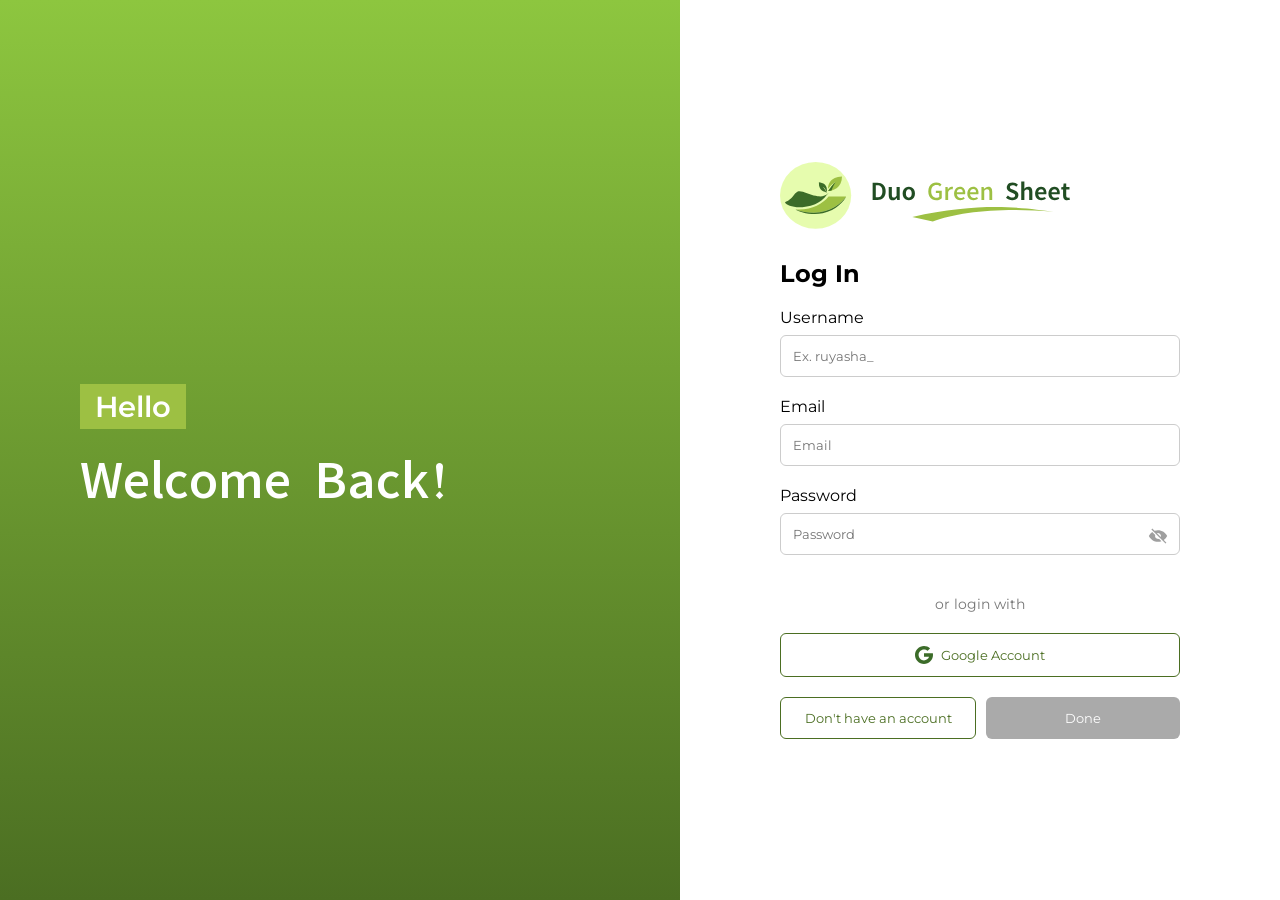
<file: index.html>
<!DOCTYPE html>
<html lang="id">
<head>
    <meta charset="UTF-8">
    <meta name="viewport" content="width=device-width, initial-scale=1.0">
    <link href="https://fonts.googleapis.com/css2?family=Montserrat:wght@400;500;600;700&display=swap" rel="stylesheet">
    <title>Log In - Duo Green Sheet</title>
    <link rel="stylesheet" href="login.css">
</head>
<body class="page-transition">
    <div class="container">
        <div class="left-side">
            <div class="welcome-text">
                <span class="hello-label">Hello</span>
                <h1>Welcome Back!</h1>
            </div>
        </div>
        
        <div class="right-side">
            <div class="login-form">
                <div class="logo">
                    <img src="Logo Duo Green Sheet.svg">
                </div>
                
                <h2>Log In</h2>
                
                <form>
                    <label>Username</label>
                    <input type="text" placeholder="Ex. ruyasha_">
                    
                    <label>Email</label>
                    <input type="email" placeholder="Email">
                    
                    <label>Password</label>
                    <div class="password-field">
                        <input type="password" id="passwordInput" placeholder="Password" oninput="checkForm()">
                        <span class="eye-icon" onclick="togglePassword()">
                            <img id="eyeIcon" src="Icon/weui_eyes-off-filled.svg" alt="Toggle">
                        </span>
                    </div>
                </form>
                
                <div class="divider">or login with</div>
                
            <button class="btn-google">
                <img src="Icon/GoogleVector.svg" alt="Google"> Google Account
            </button>
                
                <div class="form-actions">
                    <button class="btn-secondary" onclick="window.location.href='signup.html'">Don't have an account</button>
                    <button id="doneBtn" class="btn-primary" disabled>Done</button>
                </div>
            </div>
        </div>
    </div>
<script>
    // Fungsi untuk mengubah visibility password
    function togglePassword() {
        const passwordInput = document.getElementById("passwordInput");
        const eyeIcon = document.getElementById("eyeIcon");
        
        if (passwordInput.type === "password") {
            passwordInput.type = "text";
            eyeIcon.src = "Icon/weui_eyes-on-filled.svg"; // Ubah ke icon mata terbuka
        } else {
            passwordInput.type = "password";
            eyeIcon.src = "Icon/weui_eyes-off-filled.svg"; // Ubah ke icon mata tertutup
        }
    }

    // Fungsi untuk mengaktifkan tombol jika semua field terisi
    function checkForm() {
        const username = document.querySelector('input[type="text"]').value;
        const email = document.querySelector('input[type="email"]').value;
        const password = document.getElementById("passwordInput").value;
        const doneBtn = document.getElementById("doneBtn");

        if (username !== "" && email !== "" && password !== "") {
            doneBtn.disabled = false;
            doneBtn.classList.add("active"); // Tambahkan class untuk warna hijau
        } else {
            doneBtn.disabled = true;
            doneBtn.classList.remove("active");
        }
    }
</script>
</body>
</html>
</file>
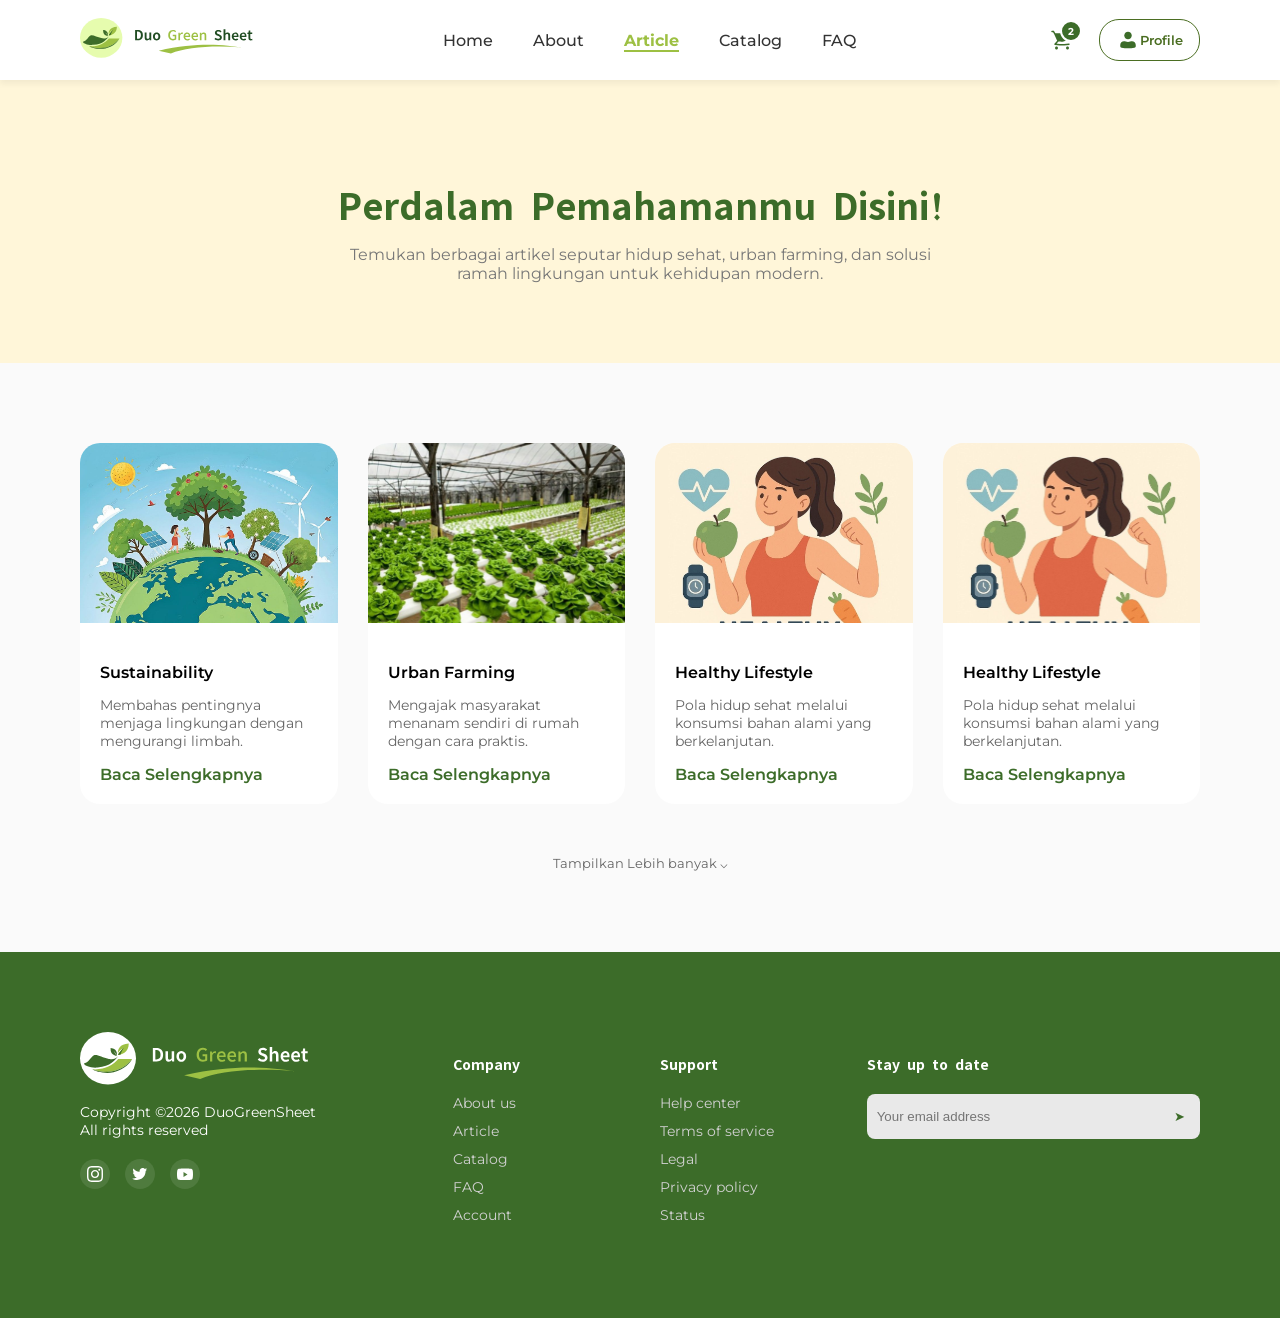
<file: article.html>
<!DOCTYPE html>
<html lang="id">
<head>
    <meta charset="UTF-8">
    <meta name="viewport" content="width=device-width, initial-scale=1.0">
    <title>Article - Duo Green Sheet</title>

    <!-- FONT SAMA KAYAK HOME -->
    <link href="https://fonts.googleapis.com/css2?family=Montserrat:wght@400;500;600;700&display=swap" rel="stylesheet">

    <link rel="stylesheet" href="style.css">
</head>
<body>

<!-- NAVBAR (SAMA PERSIS DENGAN HOME) -->
<nav class="navbar">
    <div class="logo">
        <img src="LogoNavbar.svg" alt="Logo">
    </div>

    <ul class="nav-links">
        <li><a href="home.html">Home</a></li>
        <li><a href="aboutfiks.html">About</a></li>
        <li><a href="article.html" class="active">Article</a></li>
        <li><a href="catalog.html">Catalog</a></li>
        <li><a href="Faq.html">FAQ</a></li>
    </ul>

    <div class="nav-actions">
        <button class="icon-btn">
            <div class="cart-anchor">
            <img src="Icon/Shopping-cart.svg" width="24">
            <span id="cart-count">2</span>
            </div>
        </button>
        <button class="btn-profile" onclick="window.location.href='profile.html'">
            <img src="Icon/User.svg" width="24">
            Profile
        </button>
    </div>
</nav>

<!-- HERO -->
<section class="article-hero">
    <h1>Perdalam Pemahamanmu Disini!</h1>
    <p>
        Temukan berbagai artikel seputar hidup sehat, urban farming, dan solusi ramah lingkungan
        untuk kehidupan modern.
    </p>
</section>

<!-- GRID -->
<section class="article-section">
    <div class="article-grid">

        <!-- CARD -->
        <div class="article-card">
            <img src="Article1.svg">
            <div class="article-content">
                <h3>Sustainability</h3>
                <p>Membahas pentingnya menjaga lingkungan dengan mengurangi limbah.</p>
                <a href="detailarticle.html">Baca Selengkapnya</a>
            </div>
        </div>

        <div class="article-card">
            <img src="Article2.svg">
            <div class="article-content">
                <h3>Urban Farming</h3>
                <p>Mengajak masyarakat menanam sendiri di rumah dengan cara praktis.</p>
                <a href="#">Baca Selengkapnya</a>
            </div>
        </div>

        <div class="article-card">
            <img src="Article3.svg">
            <div class="article-content">
                <h3>Healthy Lifestyle</h3>
                <p>Pola hidup sehat melalui konsumsi bahan alami yang berkelanjutan.</p>
                <a href="#">Baca Selengkapnya</a>
            </div>
        </div>

        <div class="article-card">
            <img src="Article3.svg">
            <div class="article-content">
                <h3>Healthy Lifestyle</h3>
                <p>Pola hidup sehat melalui konsumsi bahan alami yang berkelanjutan.</p>
                <a href="#">Baca Selengkapnya</a>
            </div>
        </div>

        <div class="article-card extra hidden">
            <img src="Article1.svg">
            <div class="article-content">
                <h3>Sustainability</h3>
                <p>Membahas pentingnya menjaga lingkungan dengan mengurangi limbah.</p>
                <a href="#">Baca Selengkapnya</a>
            </div>
            <div class="article-card extra hidden"></div>
        </div>
        
        <div class="article-card extra hidden">
            <img src="Article2.svg">
            <div class="article-content">
                <h3>Urban Farming</h3>
                <p>Mengajak masyarakat menanam sendiri di rumah dengan cara praktis.</p>
                <a href="#">Baca Selengkapnya</a>
                <div class="article-card extra hidden"></div>
            </div>
        </div>
    
        <div class="article-card extra hidden">
            <img src="Article3.svg">
            <div class="article-content">
                <h3>Healthy Lifestyle</h3>
                <p>Pola hidup sehat melalui konsumsi bahan alami yang berkelanjutan.</p>
                <a href="#">Baca Selengkapnya</a>
            </div>
        </div>

    </div>

    <!-- LOAD MORE -->
    <div class="load-more">
        <button id="btn-toggle">Tampilkan Lebih banyak ⌵</button>
    </div>
</section>

<!-- FOOTER (SAMA DENGAN HOME) -->
<footer class="footer">
    <div class="footer-container">
        <div class="footer-col">
            <img src="LogoFooter.svg" alt="Logo" class="footer-logo">
            <p>Copyright ©2026 DuoGreenSheet<br>All rights reserved</p>
            <div class="social-links">
                <a href="#"><img src="instagramicon.svg" alt="IG"></a>
                <a href="#"><img src="TwitterIcon.svg" alt="Twitter"></a>
                <a href="#"><img src="YoutubeIcon.svg" alt="YT"></a>
            </div>
        </div>

        <div class="footer-col">
            <h3>Company</h3>
            <ul>
                <li><a href="#">About us</a></li>
                <li><a href="#">Article</a></li>
                <li><a href="#">Catalog</a></li>
                <li><a href="#">FAQ</a></li>
                <li><a href="#">Account</a></li>
            </ul>
        </div>

        <div class="footer-col">
            <h3>Support</h3>
            <ul>
                <li><a href="#">Help center</a></li>
                <li><a href="#">Terms of service</a></li>
                <li><a href="#">Legal</a></li>
                <li><a href="#">Privacy policy</a></li>
                <li><a href="#">Status</a></li>
            </ul>
        </div>

        <div class="footer-col">
            <h3>Stay up to date</h3>
            <div class="newsletter">
                <input type="email" placeholder="Your email address">
                <button type="submit">➤</button>
            </div>
        </div>
    </div>
</footer>

<script>
document.addEventListener('DOMContentLoaded', function() {
    const btn = document.getElementById('btn-toggle');
    const extraCards = document.querySelectorAll('.article-card.extra');

    btn.addEventListener('click', function() {

        const isHidden = extraCards[0].classList.contains('hidden');

        if (isHidden) {
            extraCards.forEach(card => {
                card.classList.remove('hidden');
            });
            btn.innerHTML = "Tampilkan lebih sedikit ⌃";
        } else {
            extraCards.forEach(card => {
                card.classList.add('hidden');
            });
            btn.innerHTML = "Tampilkan lebih banyak ⌵";
        }
    });
});
</script>

</body>
</html>
</file>
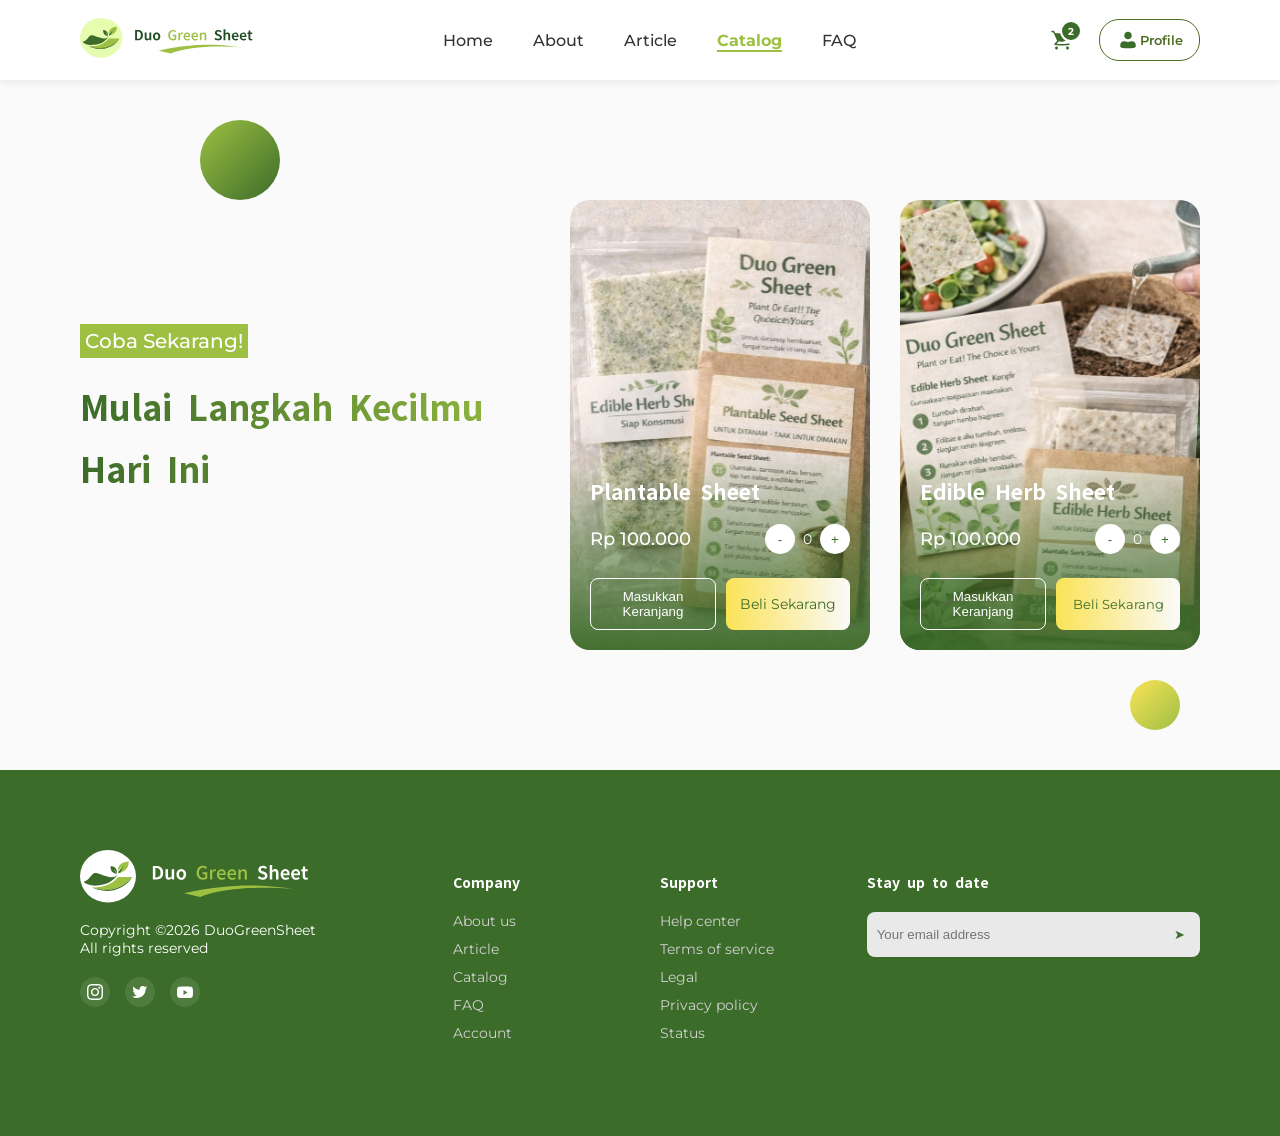
<file: catalog.html>
<!DOCTYPE html>
<html lang="id">
<head>
    <meta charset="UTF-8">
    <meta name="viewport" content="width=device-width, initial-scale=1.0">
    <title>Catalog - Duo Green Sheet</title>

    <link href="https://fonts.googleapis.com/css2?family=Montserrat:wght@400;500;600;700&display=swap" rel="stylesheet">
    <link rel="stylesheet" href="style.css">
</head>

<body>

<nav class="navbar">
    <div class="logo">
        <img src="LogoNavbar.svg">
    </div>

    <ul class="nav-links">
        <li><a href="home.html">Home</a></li>
        <li><a href="aboutfiks.html">About</a></li>
        <li><a href="article.html">Article</a></li>
        <li><a href="catalog.html" class="active">Catalog</a></li>
        <li><a href="Faq.html">FAQ</a></li>
    </ul>

    <div class="nav-actions">
        <button class="icon-btn">
            <div class="cart-anchor">
            <img src="Icon/Shopping-cart.svg" width="24">
            <span id="cart-count">2</span>
            </div>
        </button>
        <button class="btn-profile" onclick="window.location.href='profile.html'">
            <img src="Icon/User.svg"> Profile
        </button>
    </div>
</nav>


<!-- SECTION CATALOG -->
<section class="catalog-section">

    <!-- TEXT KIRI -->
    <div class="catalog-text">
        <span class="badge">Coba Sekarang!</span>
        <h1 class="gradient-text">Mulai Langkah Kecilmu Hari Ini</h1>
    </div>

    <!-- PRODUCT -->
    <div class="catalog-products">

        <!-- CARD 1 -->
        <div class="catalog-card">
            <img src="Plantable Seed Sheet.svg">

            <div class="catalog-overlay">
                <h3>Plantable Sheet</h3>
                <div class="price-row">
                    <p class="price">Rp 100.000</p>

                <div class="qty">
                    <button class="minus">-</button>
                    <span class="count">0</span>
                    <button class="plus">+</button>
                </div>
            </div>

                <div class="catalog-btns">
                    <button class="btn-cart" onclick="addToCart()">Masukkan Keranjang</button>
                    <a href="detailpemesanan.html" class="btn-buy">Beli Sekarang</a>
                </div>
            </div>
        </div>

        <!-- CARD 2 -->
        <div class="catalog-card">
            <img src="Edible Herb Sheet.svg">

            <div class="catalog-overlay">
                <h3>Edible Herb Sheet</h3>
                <div class="price-row">
                    <p class="price">Rp 100.000</p>
                
                <div class="qty">
                    <button class="minus">-</button>
                    <span class="count">0</span>
                    <button class="plus">+</button>
                </div>
            </div>
                <div class="catalog-btns">
                    <button class="btn-cart">Masukkan Keranjang</button>
                    <button class="btn-buy">Beli Sekarang</button>
                </div>
            </div>
        </div>

    </div>

    <!-- DECOR -->
    <div class="circle-decor top"></div>
    <div class="circle-decor bottom"></div>

</section>


<!-- FOOTER (SAMA HOME) -->
<footer class="footer">
    <div class="footer-container">
        <div class="footer-col">
            <img src="LogoFooter.svg" alt="Logo" class="footer-logo">
            <p>Copyright ©2026 DuoGreenSheet<br>All rights reserved</p>
            <div class="social-links">
                <a href="#"><img src="instagramicon.svg" alt="IG"></a>
                <a href="#"><img src="TwitterIcon.svg" alt="Twitter"></a>
                <a href="#"><img src="YoutubeIcon.svg" alt="YT"></a>
            </div>
        </div>

        <div class="footer-col">
            <h3>Company</h3>
            <ul>
                <li><a href="#">About us</a></li>
                <li><a href="#">Article</a></li>
                <li><a href="#">Catalog</a></li>
                <li><a href="#">FAQ</a></li>
                <li><a href="#">Account</a></li>
            </ul>
        </div>

        <div class="footer-col">
            <h3>Support</h3>
            <ul>
                <li><a href="#">Help center</a></li>
                <li><a href="#">Terms of service</a></li>
                <li><a href="#">Legal</a></li>
                <li><a href="#">Privacy policy</a></li>
                <li><a href="#">Status</a></li>
            </ul>
        </div>

        <div class="footer-col">
            <h3>Stay up to date</h3>
            <div class="newsletter">
                <input type="email" placeholder="Your email address">
                <button type="submit">➤</button>
            </div>
        </div>
    </div>
</footer>
<script>
let totalInCart = 0;
const cartDisplay = document.getElementById('cart-count');

// 1. Logika tombol Plus & Minus per produk
document.querySelectorAll('.catalog-card').forEach(card => {
    const minus = card.querySelector('.minus');
    const plus = card.querySelector('.plus');
    const countDisplay = card.querySelector('.count');
    const btnCart = card.querySelector('.btn-cart');

    let currentQty = 1; // Default mulai dari 1 sesuai UI kamu

    plus.addEventListener('click', () => {
        currentQty++;
        countDisplay.textContent = currentQty;
    });

    minus.addEventListener('click', () => {
        if (currentQty > 1) {
            currentQty--;
            countDisplay.textContent = currentQty;
        }
    });

    // 2. Logika Update Navbar saat klik "Masukkan Keranjang"
    btnCart.addEventListener('click', () => {
        totalInCart += currentQty;
        
        // Update tampilan navbar
        cartDisplay.textContent = totalInCart;

        // Efek animasi "Pop" pada badge
        cartDisplay.classList.add('bump');
        setTimeout(() => {
            cartDisplay.classList.remove('bump');
        }, 300);

        // Optional: Reset qty produk kembali ke 1 setelah dimasukkan
        currentQty = 1;
        countDisplay.textContent = currentQty;
        
        alert('Produk berhasil ditambahkan!');
    });
});
</script>

</body>
</html>
</file>
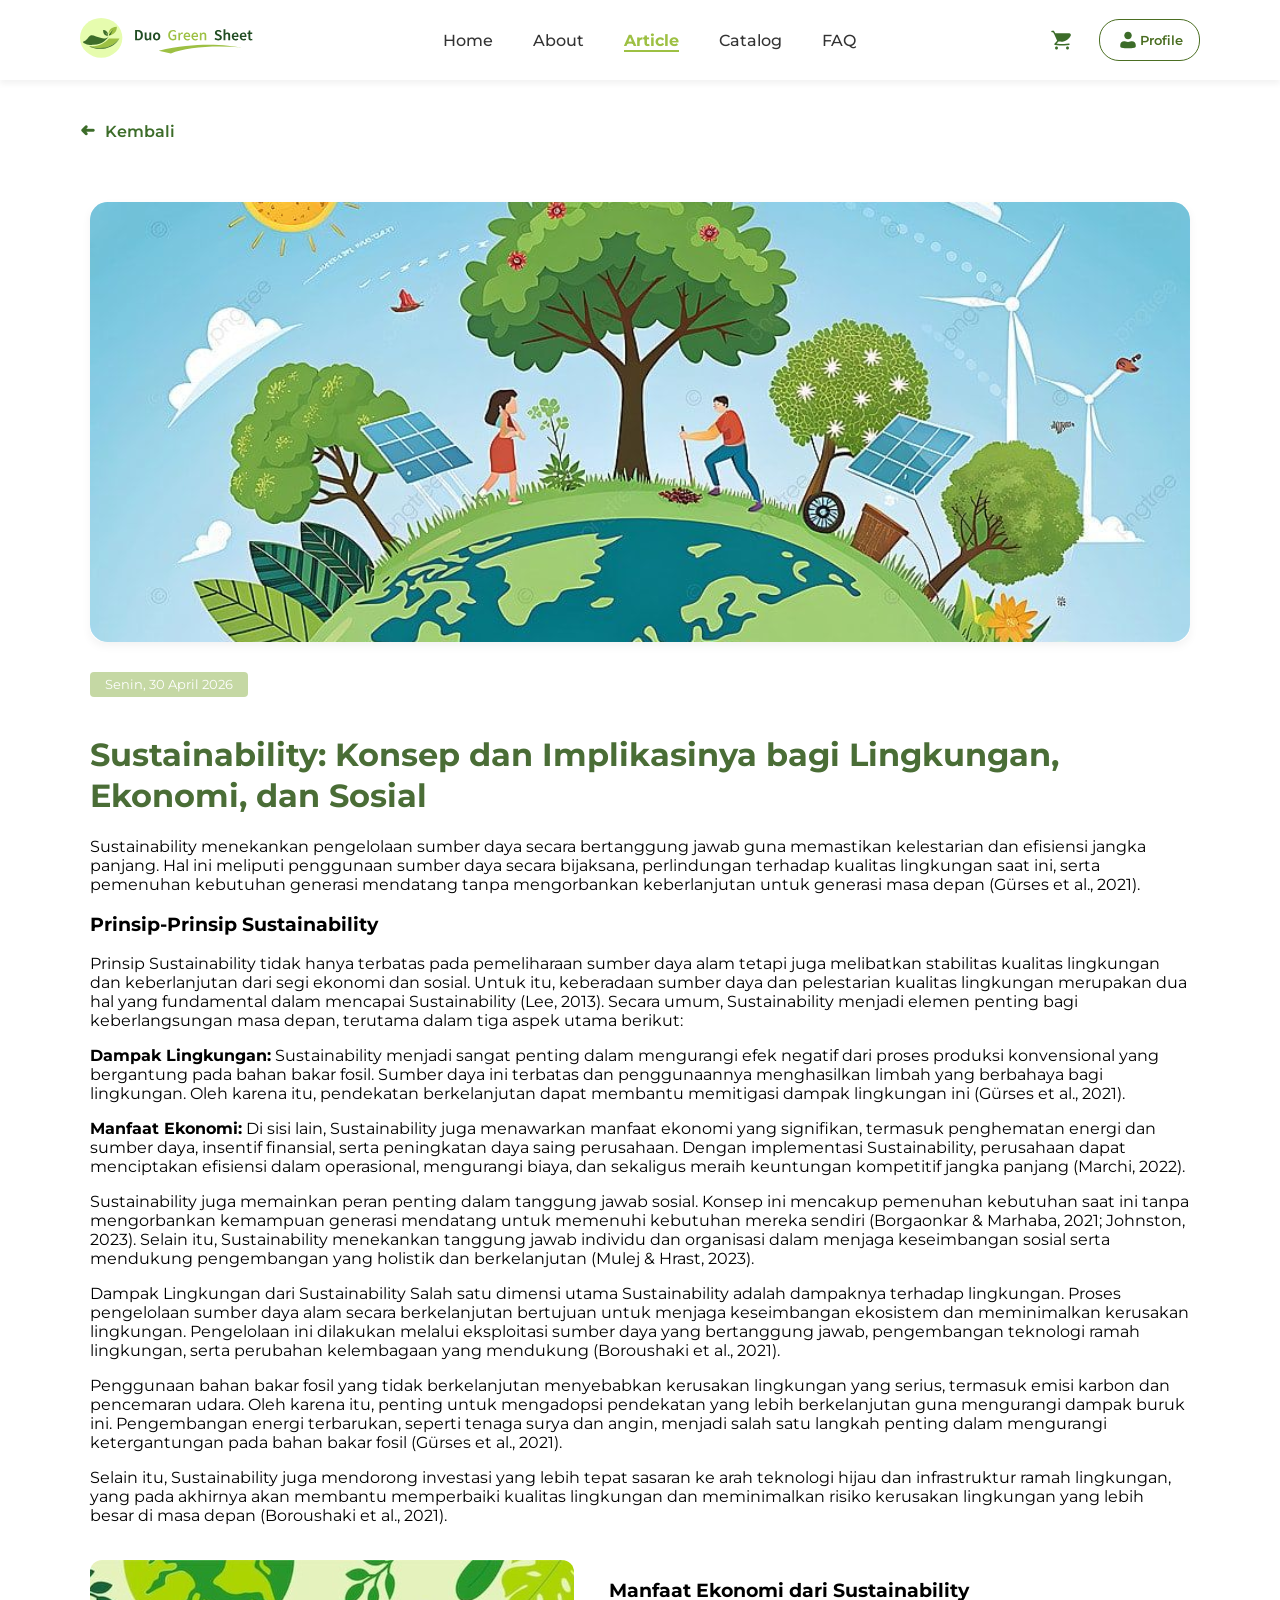
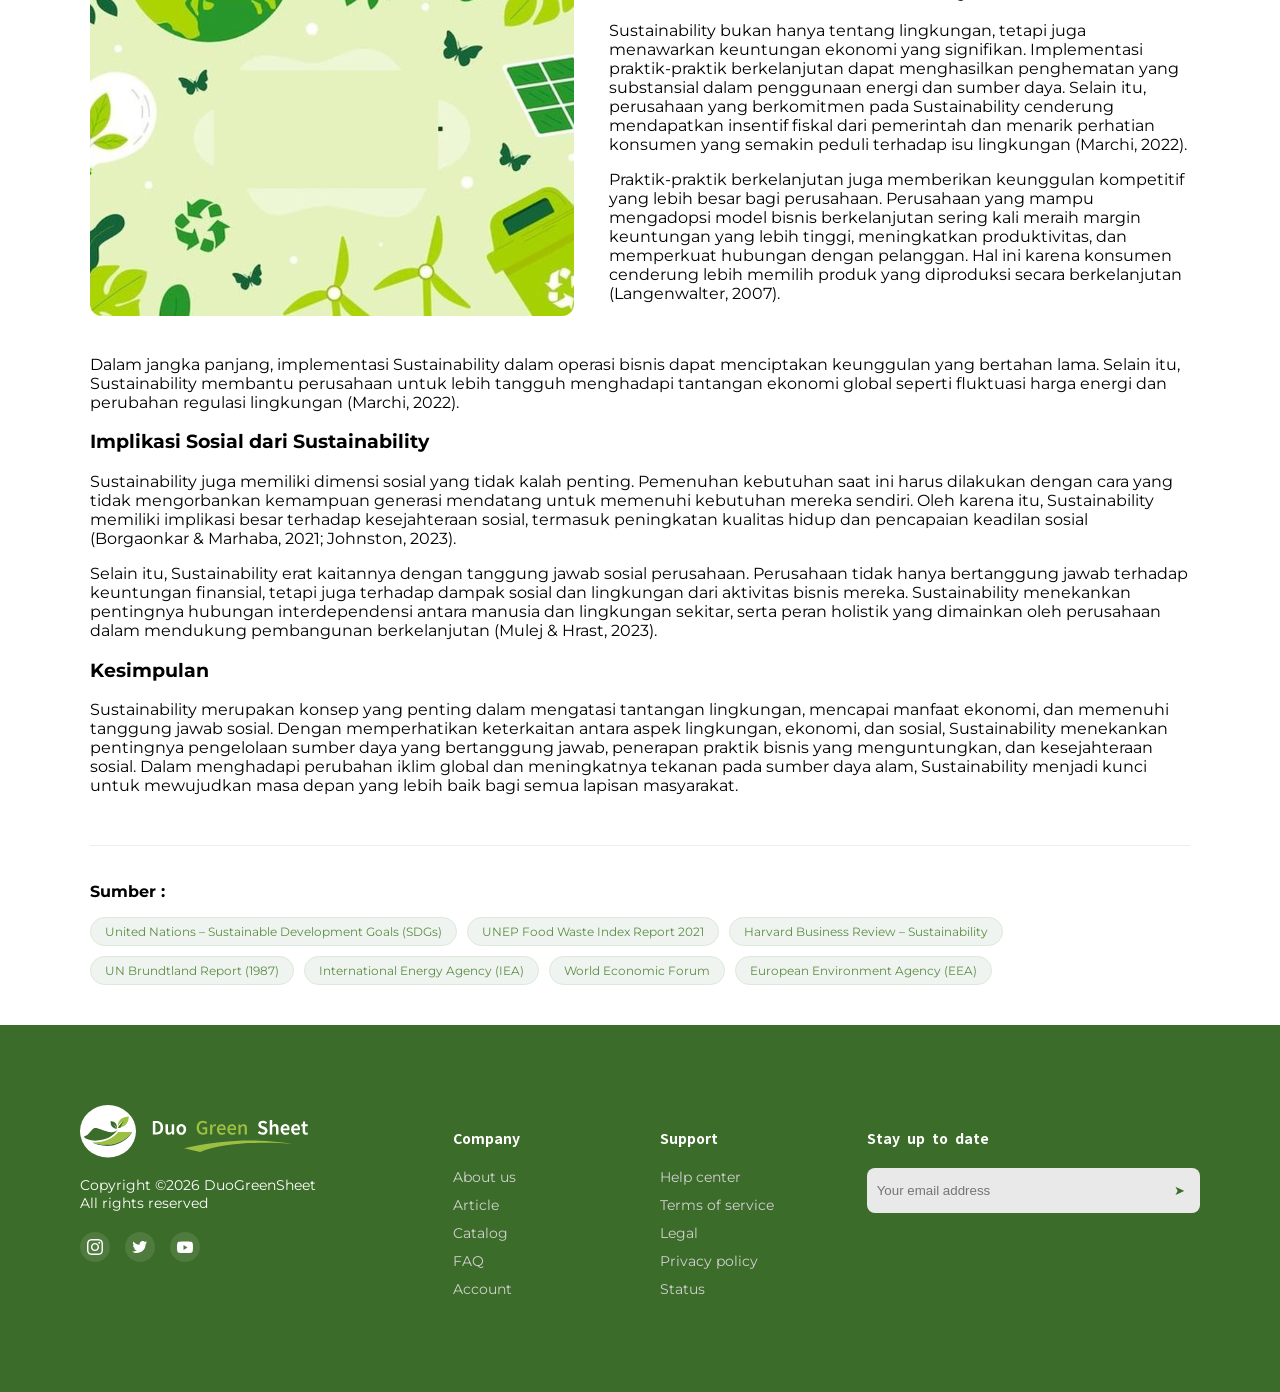
<file: detailarticle.html>
<!DOCTYPE html>
<html lang="id">
<head>
    <meta charset="UTF-8">
    <meta name="viewport" content="width=device-width, initial-scale=1.0">
    <title>Article - Duo Green Sheet</title>

    <!-- FONT SAMA KAYAK HOME -->
    <link href="https://fonts.googleapis.com/css2?family=Montserrat:wght@400;500;600;700&display=swap" rel="stylesheet">

    <link rel="stylesheet" href="style.css">
</head>
<body>

<!-- NAVBAR (SAMA PERSIS DENGAN HOME) -->
<nav class="navbar">
    <div class="logo">
        <img src="LogoNavbar.svg" alt="Logo">
    </div>

    <ul class="nav-links">
        <li><a href="home.html">Home</a></li>
        <li><a href="about.html">About</a></li>
        <li><a href="article.html" class="active">Article</a></li>
        <li><a href="catalog.html">Catalog</a></li>
        <li><a href="#">FAQ</a></li>
    </ul>

    <div class="nav-actions">
        <button class="icon-btn">
            <img src="Icon/Shopping-cart.svg" width="24">
        </button>
        <button class="btn-profile" onclick="window.location.href='profile.html'">
            <img src="Icon/User.svg" width="24">
            Profile
        </button>
    </div>
</nav>

    <!-- BACK BUTTON -->
    <div class="back-btn">
        <a href="article.html">Kembali</a>
    </div>

    <main class="main-content">
        <section class="hero-section">
            <img src="GambarArticle1.svg" alt="Sustainability Hero" class="hero-image">
        </section>

        <article class="article-body">
            <span class="badge-date">Senin, 30 April 2026</span>
            <h1>Sustainability: Konsep dan Implikasinya bagi Lingkungan, Ekonomi, dan Sosial</h1>
            
            <p>Sustainability menekankan pengelolaan sumber daya secara bertanggung jawab guna memastikan kelestarian dan efisiensi jangka panjang. Hal ini meliputi penggunaan sumber daya secara bijaksana, perlindungan terhadap kualitas lingkungan saat ini, serta pemenuhan kebutuhan generasi mendatang tanpa mengorbankan keberlanjutan untuk generasi masa depan (Gürses et al., 2021).</p>

            <h3>Prinsip-Prinsip Sustainability</h3>
            <p>Prinsip Sustainability tidak hanya terbatas pada pemeliharaan sumber daya alam tetapi juga melibatkan stabilitas kualitas lingkungan dan keberlanjutan dari segi ekonomi dan sosial. Untuk itu, keberadaan sumber daya dan pelestarian kualitas lingkungan merupakan dua hal yang fundamental dalam mencapai Sustainability (Lee, 2013). Secara umum, Sustainability menjadi elemen penting bagi keberlangsungan masa depan, terutama dalam tiga aspek utama berikut:</p>

            <p><strong>Dampak Lingkungan:</strong> Sustainability menjadi sangat penting dalam mengurangi efek negatif dari proses produksi konvensional yang bergantung pada bahan bakar fosil. Sumber daya ini terbatas dan penggunaannya menghasilkan limbah yang berbahaya bagi lingkungan. Oleh karena itu, pendekatan berkelanjutan dapat membantu memitigasi dampak lingkungan ini (Gürses et al., 2021).</p>
            
            <p><strong>Manfaat Ekonomi:</strong> Di sisi lain, Sustainability juga menawarkan manfaat ekonomi yang signifikan, termasuk penghematan energi dan sumber daya, insentif finansial, serta peningkatan daya saing perusahaan. Dengan implementasi Sustainability, perusahaan dapat menciptakan efisiensi dalam operasional, mengurangi biaya, dan sekaligus meraih keuntungan kompetitif jangka panjang (Marchi, 2022).</p>
            
            <p> Sustainability juga memainkan peran penting dalam tanggung jawab sosial. Konsep ini mencakup pemenuhan kebutuhan saat ini tanpa mengorbankan kemampuan generasi mendatang untuk memenuhi kebutuhan mereka sendiri (Borgaonkar & Marhaba, 2021; Johnston, 2023). Selain itu, Sustainability menekankan tanggung jawab individu dan organisasi dalam menjaga keseimbangan sosial serta mendukung pengembangan yang holistik dan berkelanjutan (Mulej & Hrast, 2023).</p>
            Dampak Lingkungan dari Sustainability
            Salah satu dimensi utama Sustainability adalah dampaknya terhadap lingkungan. Proses pengelolaan sumber daya alam secara berkelanjutan bertujuan untuk menjaga keseimbangan ekosistem dan meminimalkan kerusakan lingkungan. Pengelolaan ini dilakukan melalui eksploitasi sumber daya yang bertanggung jawab, pengembangan teknologi ramah lingkungan, serta perubahan kelembagaan yang mendukung (Boroushaki et al., 2021).</p>

            <p>Penggunaan bahan bakar fosil yang tidak berkelanjutan menyebabkan kerusakan lingkungan yang serius, termasuk emisi karbon dan pencemaran udara. Oleh karena itu, penting untuk mengadopsi pendekatan yang lebih berkelanjutan guna mengurangi dampak buruk ini. Pengembangan energi terbarukan, seperti tenaga surya dan angin, menjadi salah satu langkah penting dalam mengurangi ketergantungan pada bahan bakar fosil (Gürses et al., 2021).</p>

            <p>Selain itu, Sustainability juga mendorong investasi yang lebih tepat sasaran ke arah teknologi hijau dan infrastruktur ramah lingkungan, yang pada akhirnya akan membantu memperbaiki kualitas lingkungan dan meminimalkan risiko kerusakan lingkungan yang lebih besar di masa depan (Boroushaki et al., 2021).</p>

            <!-- Bagian Grid: Gambar & Teks Manfaat Ekonomi -->
            <div class="content-split">
                <div class="side-img">
                    <img src="detailarticle2.svg" alt="Sustainability Illustration" class="image-2">
                </div>
                <div class="side-text">
                    <h3>Manfaat Ekonomi dari Sustainability</h3>
                    <p>Sustainability bukan hanya tentang lingkungan, tetapi juga menawarkan keuntungan ekonomi yang signifikan. Implementasi praktik-praktik berkelanjutan dapat menghasilkan penghematan yang substansial dalam penggunaan energi dan sumber daya. Selain itu, perusahaan yang berkomitmen pada Sustainability cenderung mendapatkan insentif fiskal dari pemerintah dan menarik perhatian konsumen yang semakin peduli terhadap isu lingkungan (Marchi, 2022).</p>
                    <p>Praktik-praktik berkelanjutan juga memberikan keunggulan kompetitif yang lebih besar bagi perusahaan. Perusahaan yang mampu mengadopsi model bisnis berkelanjutan sering kali meraih margin keuntungan yang lebih tinggi, meningkatkan produktivitas, dan memperkuat hubungan dengan pelanggan. Hal ini karena konsumen cenderung lebih memilih produk yang diproduksi secara berkelanjutan (Langenwalter, 2007).</p>
                </div>
            </div>

            <p>Dalam jangka panjang, implementasi Sustainability dalam operasi bisnis dapat menciptakan keunggulan yang bertahan lama. Selain itu, Sustainability membantu perusahaan untuk lebih tangguh menghadapi tantangan ekonomi global seperti fluktuasi harga energi dan perubahan regulasi lingkungan (Marchi, 2022).</p>

            <h3>Implikasi Sosial dari Sustainability</h3>
            <p>Sustainability juga memiliki dimensi sosial yang tidak kalah penting. Pemenuhan kebutuhan saat ini harus dilakukan dengan cara yang tidak mengorbankan kemampuan generasi mendatang untuk memenuhi kebutuhan mereka sendiri. Oleh karena itu, Sustainability memiliki implikasi besar terhadap kesejahteraan sosial, termasuk peningkatan kualitas hidup dan pencapaian keadilan sosial (Borgaonkar & Marhaba, 2021; Johnston, 2023).</p>
            
            <p>Selain itu, Sustainability erat kaitannya dengan tanggung jawab sosial perusahaan. Perusahaan tidak hanya bertanggung jawab terhadap keuntungan finansial, tetapi juga terhadap dampak sosial dan lingkungan dari aktivitas bisnis mereka. Sustainability menekankan pentingnya hubungan interdependensi antara manusia dan lingkungan sekitar, serta peran holistik yang dimainkan oleh perusahaan dalam mendukung pembangunan berkelanjutan (Mulej & Hrast, 2023).</p>

            <h3>Kesimpulan</h3>
            <p>Sustainability merupakan konsep yang penting dalam mengatasi tantangan lingkungan, mencapai manfaat ekonomi, dan memenuhi tanggung jawab sosial. Dengan memperhatikan keterkaitan antara aspek lingkungan, ekonomi, dan sosial, Sustainability menekankan pentingnya pengelolaan sumber daya yang bertanggung jawab, penerapan praktik bisnis yang menguntungkan, dan kesejahteraan sosial. Dalam menghadapi perubahan iklim global dan meningkatnya tekanan pada sumber daya alam, Sustainability menjadi kunci untuk mewujudkan masa depan yang lebih baik bagi semua lapisan masyarakat.</p>

            <!-- Bagian Sumber Sesuai Gambar Referensi -->
            <section class="sources">
                <p><strong>Sumber :</strong></p>
                <div class="source-list">
                    <a href="#">United Nations – Sustainable Development Goals (SDGs)</a>
                    <a href="#">UNEP Food Waste Index Report 2021</a>
                    <a href="#">Harvard Business Review – Sustainability</a>
                    <a href="#">UN Brundtland Report (1987)</a>
                    <a href="#">International Energy Agency (IEA)</a>
                    <a href="#">World Economic Forum</a>
                    <a href="#">European Environment Agency (EEA)</a>
                </div>
            </section>
        </article>
    </main>

       <footer class="footer">
        <div class="footer-container">
            <div class="footer-col">
                <img src="LogoFooter.svg" alt="Logo" class="footer-logo">
                <p>Copyright ©2026 DuoGreenSheet<br>All rights reserved</p>
                <div class="social-links">
                    <a href="#"><img src="instagramicon.svg" alt="IG"></a>
                    <a href="#"><img src="TwitterIcon.svg" alt="Twitter"></a>
                    <a href="#"><img src="YoutubeIcon.svg" alt="YT"></a>
                </div>
            </div>

            <div class="footer-col">
                <h3>Company</h3>
                <ul>
                    <li><a href="#">About us</a></li>
                    <li><a href="#">Article</a></li>
                    <li><a href="#">Catalog</a></li>
                    <li><a href="#">FAQ</a></li>
                    <li><a href="#">Account</a></li>
                </ul>
            </div>

            <div class="footer-col">
                <h3>Support</h3>
                <ul>
                    <li><a href="#">Help center</a></li>
                    <li><a href="#">Terms of service</a></li>
                    <li><a href="#">Legal</a></li>
                    <li><a href="#">Privacy policy</a></li>
                    <li><a href="#">Status</a></li>
                </ul>
            </div>

            <div class="footer-col">
                <h3>Stay up to date</h3>
                <div class="newsletter">
                    <input type="email" placeholder="Your email address">
                    <button type="submit">➤</button>
                </div>
            </div>
        </div>
    </footer>

</body>
</file>
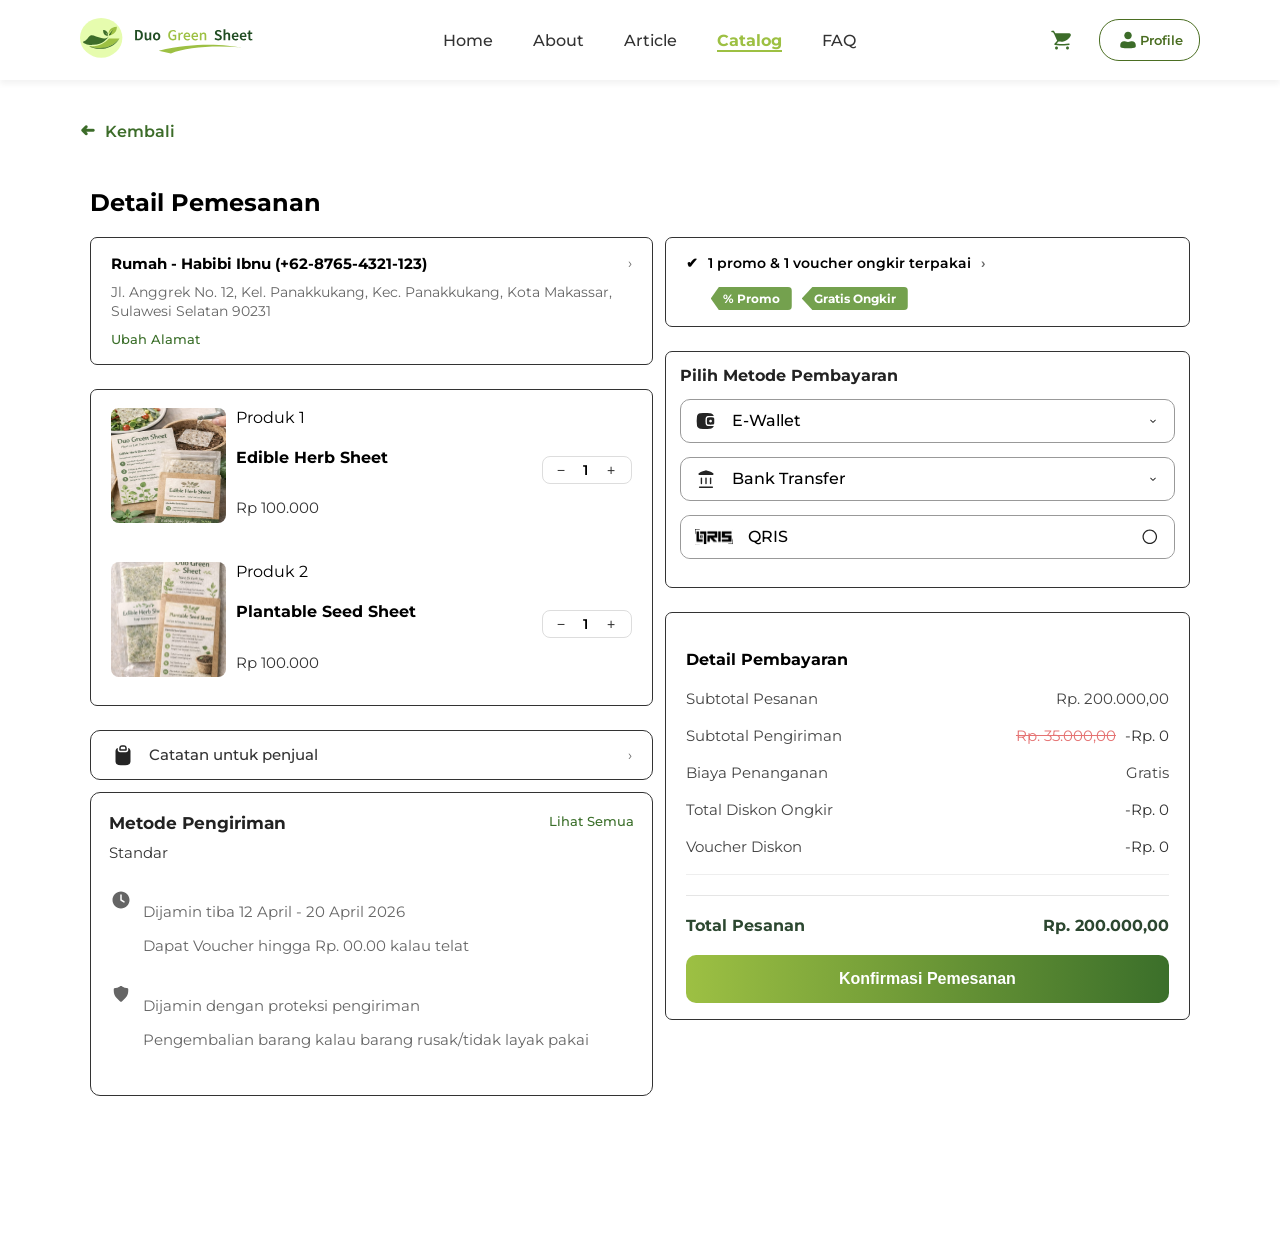
<file: detailpemesanan.html>
<!DOCTYPE html>
<html lang="id">

<head>
    <meta charset="UTF-8">
    <meta name="viewport" content="width=device-width, initial-scale=1.0">
    <title>Detail Pemesanan - Duo Green Sheet</title>

    <link href="https://fonts.googleapis.com/css2?family=Montserrat:wght@400;500;600;700&display=swap" rel="stylesheet">
    <link rel="stylesheet" href="detail.css">
</head>

<body>

    <!-- NAVBAR -->
    <nav class="navbar">
        <div class="logo">
            <img src="LogoNavbar.svg" alt="Duo Green Sheet">
        </div>

        <ul class="nav-links">
            <li><a href="home.html">Home</a></li>
            <li><a href="about.html">About</a></li>
            <li><a href="article.html">Article</a></li>
            <li><a href="catalog.html" class="active">Catalog</a></li>
            <li><a href="#">FAQ</a></li>
        </ul>

        <div class="nav-actions">
            <button class="icon-btn">
                <img src="Icon/Shopping-cart.svg" alt="Cart">
            </button>
            <button class="btn-profile">
                <img src="Icon/User.svg" alt="User"> Profile
            </button>
        </div>
    </nav>

    <!-- BACK BUTTON -->
    <div class="back-btn">
        <a href="catalog.html">Kembali</a>
    </div>

    <!-- MAIN CONTENT -->
    <div class="container">
        <h2 class="page-title">Detail Pemesanan</h2>

        <div class="checkout-grid">

            <!-- LEFT SIDE -->
            <div class="left-side">

                <!-- ADDRESS -->
                <div class="card address-box">
                    <div class="address-content">
                        <strong>Rumah - Habibi Ibnu (+62-8765-4321-123)</strong>
                        <p class="address-detail">
                            Jl. Anggrek No. 12, Kel. Panakkukang, Kec. Panakkukang, Kota Makassar,
                            Sulawesi Selatan 90231
                        </p>
                        <a href="#" class="edit-link">Ubah Alamat</a>
                    </div>

                    <span class="chevron-icon">›</span>
                </div>

                <!-- PRODUCT -->
                <div class="card product-card">

                    <div class="product-item">
                        <div class="left">
                            <img src="Edible Herb Sheet Full.svg" alt="Edible Herb Sheet" class="product-img">

                            <div class="product-info">
                                <span>Produk 1</span>
                                <h4>Edible Herb Sheet</h4>
                                <p class="price">Rp 100.000</p>
                            </div>
                        </div>

                        <div class="qty-control">
                            <button type="button">−</button>
                            <span>1</span>
                            <button type="button">+</button>
                        </div>
                    </div>

                    <div class="product-item">
                        <div class="left">
                            <img src="Plantable Seed Sheet.svg" alt="Plantable Seed Sheet" class="product-img">

                            <div class="product-info">
                                <span>Produk 2</span>
                                <h4>Plantable Seed Sheet</h4>
                                <p class="price">Rp 100.000</p>
                            </div>
                        </div>

                        <div class="qty-control">
                            <button type="button">−</button>
                            <span>1</span>
                            <button type="button">+</button>
                        </div>
                    </div>

                </div>

                <!-- SELLER NOTE -->
                <div class="card seller-note">
                    <div class="note-left">
                        <img src="Clipboard.svg" alt="Catatan" class="note-icon">
                        <span>Catatan untuk penjual</span>
                    </div>

                    <span class="chevron-icon">›</span>
                </div>

                <!-- SHIPPING -->
                <div class="card shipping-card">
                    <div class="shipping-content">

                        <div class="shipping-header">
                            <div>
                                <h4>Metode Pengiriman</h4>
                                <p class="shipping-type">Standar</p>
                            </div>

                            <a href="#">Lihat Semua</a>
                        </div>

                        <div class="shipping-item">
                            <img src="icon.jam.svg" alt="Estimasi" class="shipping-icon">

                            <div class="shipping-text">
                                <p class="shipping-desc">Dijamin tiba 12 April - 20 April 2026</p>
                                <p class="shipping-desc">Dapat Voucher hingga Rp. 00.00 kalau telat</p>
                            </div>
                        </div>

                        <div class="shipping-item">
                            <img src="icon.perisai.svg" alt="Proteksi" class="shipping-icon">

                            <div class="shipping-text">
                                <p class="shipping-desc">Dijamin dengan proteksi pengiriman</p>
                                <p class="shipping-desc">Pengembalian barang kalau barang rusak/tidak layak pakai</p>
                            </div>
                        </div>

                    </div>
                </div>

            </div>

            <!-- RIGHT SIDE -->
            <div class="right-side">

                <!-- PROMO -->
                <div class="card promo-card">
                    <div class="promo-header">
                        <span class="promo-check">✔</span>
                        <span>1 promo &amp; 1 voucher ongkir terpakai</span>
                        <span class="chevron-icon">›</span>
                    </div>

                    <div class="promo-tags">
                        <span class="tag-promo">% Promo</span>
                        <span class="tag-ongkir">Gratis Ongkir</span>
                    </div>
                </div>
                <!-- PAYMENT METHOD -->
<div class="card payment-method">
    <h4>Pilih Metode Pembayaran</h4>

    <!-- E-WALLET -->
    <div class="payment-dropdown-box closed" id="ewalletBox">

        <div class="payment-dropdown-head" id="ewalletToggle">
            <div class="dropdown-content">
                <img src="Wallet.svg" alt="E-Wallet" class="payment-icon">
                <span>E-Wallet</span>
            </div>

            <img src="Dropdown.svg" alt="dropdown" class="dropdown-icon" id="ewalletArrow">
        </div>

        <div class="ewallet-options">

            <label class="payment-option">
                <div class="payment-option-info">
                    <img src="GopayLogo.svg" alt="GoPay" class="ewallet-logo">
                    <span>GoPay</span>
                </div>

                <input type="radio" name="payment" value="gopay">
                <span class="radio-icon"></span>
            </label>

            <label class="payment-option">
                <div class="payment-option-info">
                    <img src="ShopeePayLogo.svg" alt="ShopeePay" class="ewallet-logo">
                    <span>ShopeePay</span>
                </div>

                <input type="radio" name="payment" value="shopeepay">
                <span class="radio-icon"></span>
            </label>

            <label class="payment-option">
                <div class="payment-option-info">
                    <img src="DanaLogo.svg" alt="DANA" class="ewallet-logo">
                    <span>DANA</span>
                </div>

                <input type="radio" name="payment" value="dana">
                <span class="radio-icon"></span>
            </label>

        </div>
    </div>

    <!-- BANK TRANSFER -->
    <div class="bank-transfer-dropdown closed" id="bankBox">

        <div class="bank-transfer-head" id="bankTransferToggle">
            <div class="dropdown-content">
                <img src="Bank.svg" alt="Bank Transfer" class="payment-icon">
                <span>Bank Transfer</span>
            </div>

            <img src="Dropdown.svg" alt="drop up" class="dropdown-icon" id="bankArrow">
        </div>

        <div class="bank-options">

            <label class="bank-option">
                <div class="bank-info">
                    <img src="Mandirilogo.svg" alt="Bank Mandiri" class="bank-logo">
                    <span>Bank Mandiri</span>
                </div>

                <input type="radio" name="payment" value="mandiri">
                <span class="radio-icon"></span>
            </label>

            <label class="bank-option">
                <div class="bank-info">
                    <img src="BRIlogo.svg" alt="Bank BRI" class="bank-logo">
                    <span>Bank BRI</span>
                </div>

                <input type="radio" name="payment" value="bri">
                <span class="radio-icon"></span>
            </label>

            <label class="bank-option">
                <div class="bank-info">
                    <img src="BNIlogo.svg" alt="Bank BNI" class="bank-logo">
                    <span>Bank BNI</span>
                </div>

                <input type="radio" name="payment" value="bni">
                <span class="radio-icon"></span>
            </label>

        </div>
    </div>

    <!-- QRIS -->
    <div class="qris-box">

        <label class="dropdown-item qris-row selected-method" id="qrisRow">
            <div class="dropdown-content">
                <img src="QRISLogo.svg" alt="QRIS" class="qris-logo">
                <span>QRIS</span>
            </div>

            <input type="radio" name="payment" value="qris">
            <span class="radio-icon qris-radio-icon"></span>
        </label>

        <div class="qris-payment-panel" id="qrisPanel">
            <img src="ScanQris.svg" alt="QR Code Pembayaran" class="qr-code-img">

            <p class="qris-info">Scan QR Code untuk menyelesaikan pembayaran</p>

            <div class="qris-timer">
                Sisa waktu pembayaran:
                <span id="qrisCountdown">60:00</span>
            </div>
        </div>

    </div>
</div>

                <!-- SUMMARY -->
                <div class="card summary-card">
                    <h4>Detail Pembayaran</h4>

                    <div class="summary-row">
                        <span>Subtotal Pesanan</span>
                        <span>Rp. 200.000,00</span>
                    </div>

                    <div class="summary-row">
                        <span>Subtotal Pengiriman</span>
                        <div class="price-group">
                            <span class="discount-text">Rp. 35.000,00</span>
                            <span class="negative">-Rp. 0</span>
                        </div>
                    </div>

                    <div class="summary-row">
                        <span>Biaya Penanganan</span>
                        <span>Gratis</span>
                    </div>

                    <div class="summary-row">
                        <span>Total Diskon Ongkir</span>
                        <span class="negative">-Rp. 0</span>
                    </div>

                    <div class="summary-row">
                        <span>Voucher Diskon</span>
                        <span class="negative">-Rp. 0</span>
                    </div>

                    <hr class="divider">

                    <div class="total-row">
                        <span>Total Pesanan</span>
                        <span class="total-price">Rp. 200.000,00</span>
                    </div>

                    <button class="btn-order">Konfirmasi Pemesanan</button>
                </div>
                
            </div>
            <div id="loadingModal" class="modal-overlay" style="display: none;">
                <div id="modalLoading" class="modal-box">
                    <div class="spinner"></div>
                    <p>Tunggu ya...</p>
                    <h3>Sedang Diproses</h3>
                </div>
            </div>
            <div id="modalSuccess" class="modal-success-content" style="display: none;">
                <div class="success-icon-container">
                    <div class="check-badge">
                        <span class="check-mark">✔</span>
                    </div>
                </div>
                <h3 class="success-text">Pesanan dan Pembayaran Berhasil!</h3>
                <button class="btn-finish" onclick="window.location.href='pesanan_profile.html'">Selesai</button>
            </div>
        </div>
        <script>
const btnOrder = document.querySelector('.btn-order');

if (btnOrder) {
    btnOrder.onclick = function () {

        const modal = document.getElementById('loadingModal');
        const modalLoading = document.getElementById('modalLoading');
        const modalSuccess = document.getElementById('modalSuccess');

        // tampilkan overlay + loading
        modal.style.display = 'flex';
        modalLoading.style.display = 'block';
        modalSuccess.style.display = 'none';

        // simulasi loading
        setTimeout(() => {

            // ganti ke sukses
            modalLoading.style.display = 'none';
            modalSuccess.style.display = 'block';

        }, 2000);
    }
}
</script>
<script>
const ewalletToggle = document.getElementById('ewalletToggle');
const ewalletBox = document.getElementById('ewalletBox');
const ewalletArrow = document.getElementById('ewalletArrow');

const bankToggle = document.getElementById('bankTransferToggle');
const bankBox = document.getElementById('bankBox');
const bankArrow = document.getElementById('bankArrow');

const qrisRow = document.getElementById('qrisRow');
const qrisPanel = document.getElementById('qrisPanel');
const qrisCountdown = document.getElementById('qrisCountdown');

let qrisTimerInterval = null;
let qrisTimeLeft = 60 * 60;

/* BUKA TUTUP E-WALLET */
if (ewalletToggle && ewalletBox && ewalletArrow) {
    ewalletToggle.addEventListener('click', function () {
        ewalletBox.classList.toggle('closed');
        ewalletBox.classList.toggle('open');

        if (ewalletBox.classList.contains('closed')) {
            ewalletArrow.src = 'Dropdown.svg';
        } else {
            ewalletArrow.src = 'DropUp.png';
        }
    });
}

/* BUKA TUTUP BANK */
if (bankToggle && bankBox && bankArrow) {
    bankToggle.addEventListener('click', function () {
        bankBox.classList.toggle('closed');
        bankBox.classList.toggle('open');

        if (bankBox.classList.contains('closed')) {
            bankArrow.src = 'Dropdown.svg';
        } else {
            bankArrow.src = 'DropUp.png';
        }
    });
}

/* TIMER QRIS */
function startQrisTimer() {
    clearInterval(qrisTimerInterval);

    qrisTimeLeft = 60 * 60;
    updateQrisTimer();

    qrisTimerInterval = setInterval(function () {
        qrisTimeLeft--;

        if (qrisTimeLeft <= 0) {
            clearInterval(qrisTimerInterval);
            qrisCountdown.innerText = "00:00";
            return;
        }

        updateQrisTimer();
    }, 1000);
}

function updateQrisTimer() {
    const minutes = Math.floor(qrisTimeLeft / 60);
    const seconds = qrisTimeLeft % 60;

    qrisCountdown.innerText =
        String(minutes).padStart(2, '0') + ":" + String(seconds).padStart(2, '0');
}

/* KLIK QRIS */
if (qrisRow && qrisPanel) {
    qrisRow.addEventListener('click', function () {
        const qrisInput = qrisRow.querySelector('input[type="radio"]');
        qrisInput.checked = true;

        qrisPanel.classList.add('active');
        startQrisTimer();
    });
}

/* KALAU PILIH E-WALLET / BANK, QRIS PANEL TERTUTUP */
document.querySelectorAll('input[name="payment"]').forEach(function (input) {
    input.addEventListener('change', function () {
        if (this.value !== 'qris') {
            qrisPanel.classList.remove('active');
            clearInterval(qrisTimerInterval);
        }
    });
});
</script>
</body>



</html>
</file>
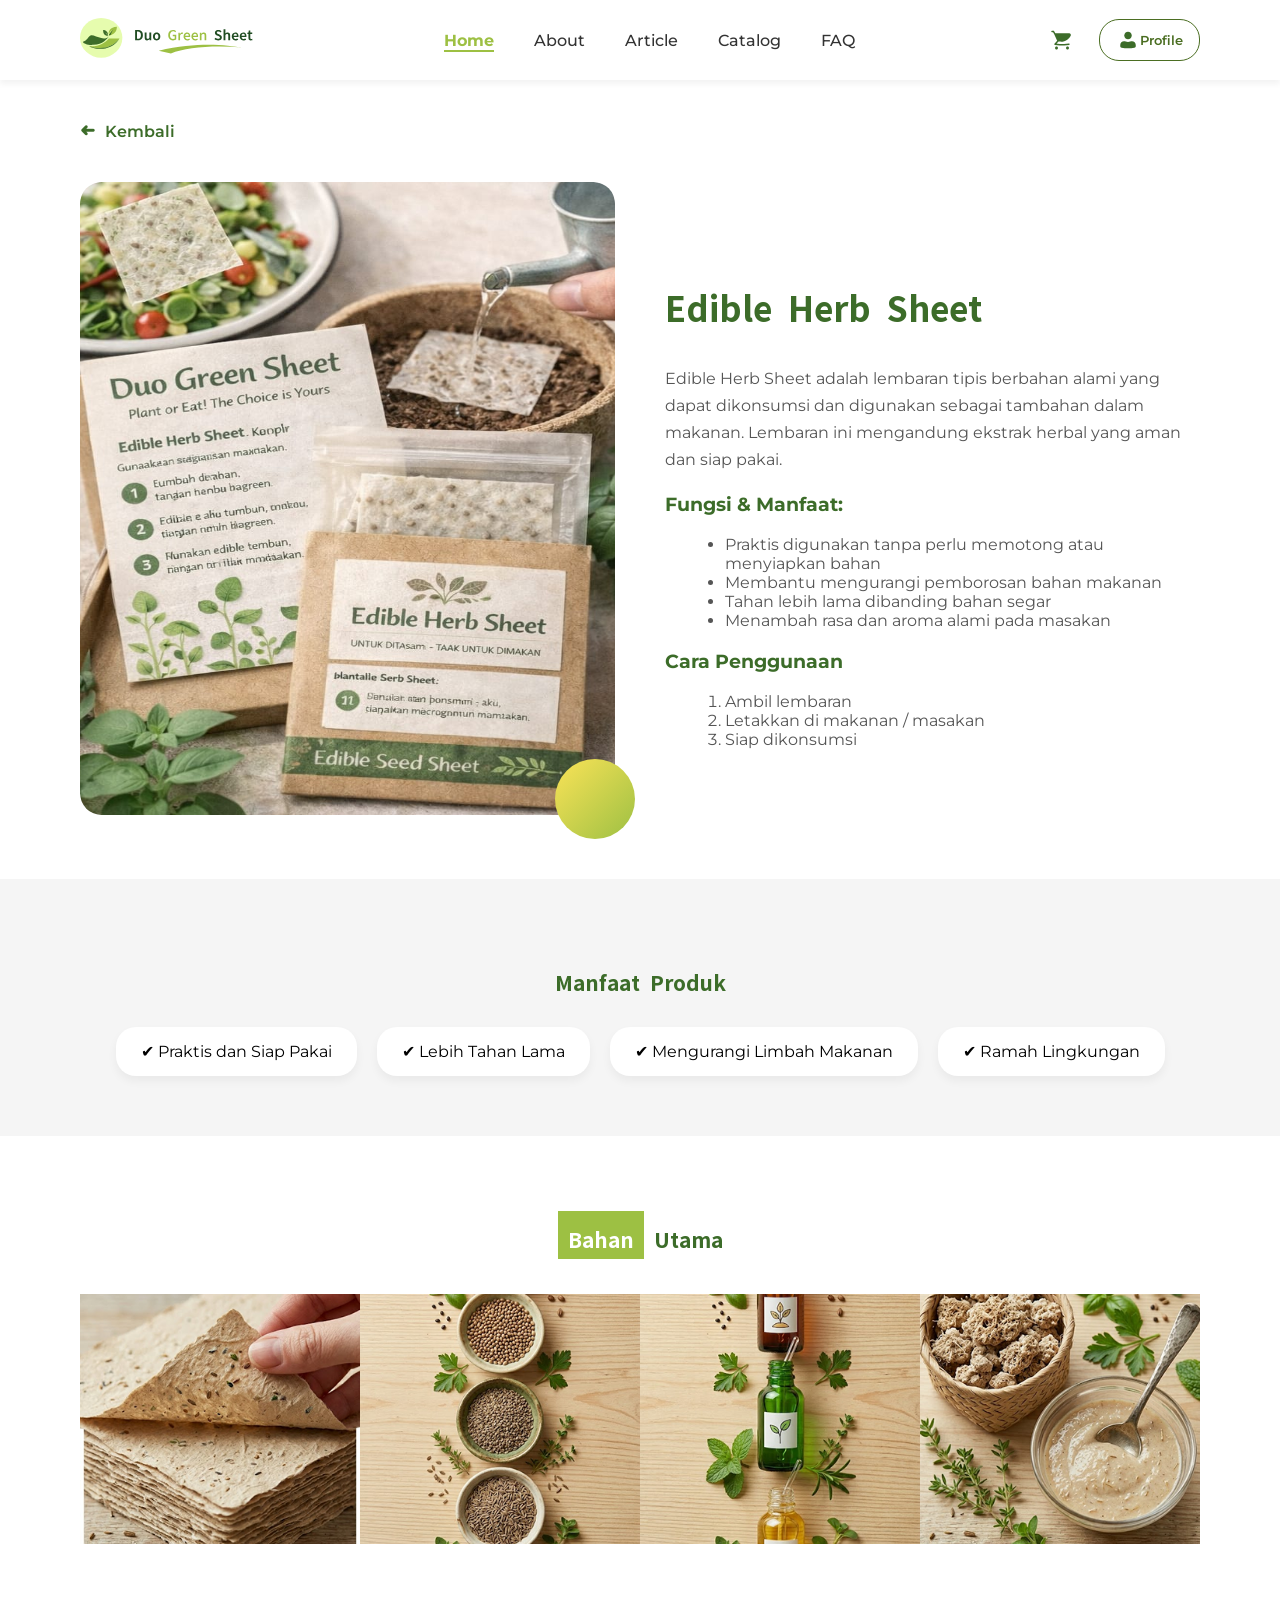
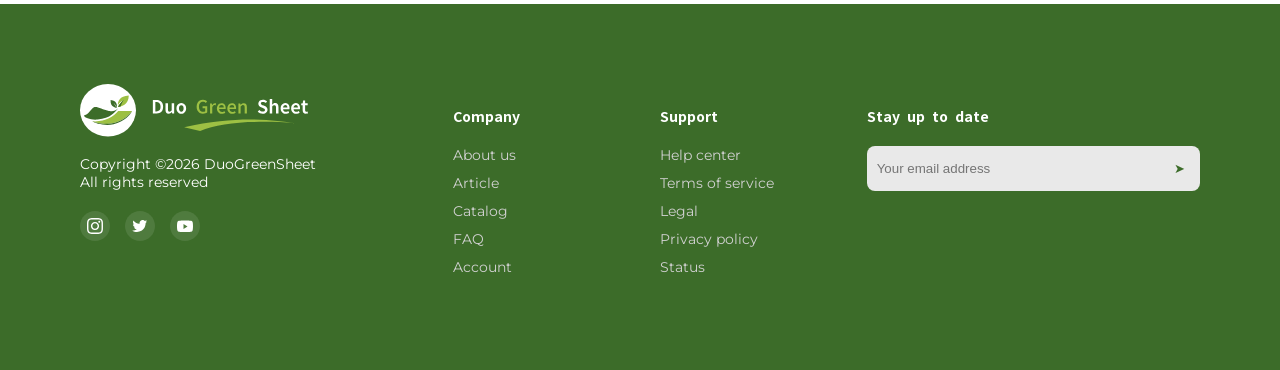
<file: detailProduk1.html>
<!DOCTYPE html>
<html lang="id">
<head>
<meta charset="UTF-8">
<meta name="viewport" content="width=device-width, initial-scale=1.0">
<title>Detail Produk - Duo Green Sheet</title>

<link href="https://fonts.googleapis.com/css2?family=Montserrat:wght@400;500;600;700&display=swap" rel="stylesheet">
<link rel="stylesheet" href="style.css">
</head>

<body>

<!-- NAVBAR -->
<nav class="navbar">
    <div class="logo">
        <img src="LogoNavbar.svg">
    </div>

    <ul class="nav-links">
        <li><a href="home.html" class="active">Home</a></li>
        <li><a href="about.html">About</a></li>
        <li><a href="article.html">Article</a></li>
        <li><a href="catalog.html">Catalog</a></li>
        <li><a href="#">FAQ</a></li>
    </ul>

    <div class="nav-actions">
        <button class="icon-btn">
            <img src="Icon/Shopping-cart.svg">
        </button>
        <button class="btn-profile">
            <img src="Icon/User.svg"> Profile
        </button>
    </div>
</nav>

<!-- BACK BUTTON -->
<div class="back-btn">
    <a href="home.html">Kembali</a>
</div>

<section class="detail-section">
    <div class="detail-container">

        <div class="detail-image">
            <img src="Edible Herb Sheet Full.svg" alt="Edible Herb Sheet">
            <div class="circle-decor detail-circle"></div>
        </div>

        <div class="detail-content">
            <h1>Edible Herb Sheet</h1>

            <p class="desc">
                Edible Herb Sheet adalah lembaran tipis berbahan alami yang dapat dikonsumsi 
                dan digunakan sebagai tambahan dalam makanan. Lembaran ini mengandung ekstrak 
                herbal yang aman dan siap pakai.
            </p>

            <h3>Fungsi & Manfaat:</h3>
            <ul>
                <li>Praktis digunakan tanpa perlu memotong atau menyiapkan bahan</li>
                <li>Membantu mengurangi pemborosan bahan makanan</li>
                <li>Tahan lebih lama dibanding bahan segar</li>
                <li>Menambah rasa dan aroma alami pada masakan</li>
            </ul>

            <h3>Cara Penggunaan</h3>
            <ol>
                <li>Ambil lembaran</li>
                <li>Letakkan di makanan / masakan</li>
                <li>Siap dikonsumsi</li>
            </ol>
        </div>

    </div>
</section>

<section class="benefit-section">
    <h2>Manfaat Produk</h2>

    <div class="benefit-list">
        <div class="benefit-item">✔ Praktis dan Siap Pakai</div>
        <div class="benefit-item">✔ Lebih Tahan Lama</div>
        <div class="benefit-item">✔ Mengurangi Limbah Makanan</div>
        <div class="benefit-item">✔ Ramah Lingkungan</div>
    </div>
</section>

<section class="bahan-section">
    <h2><span>Bahan</span> Utama</h2>

    <div class="bahan-grid">
        <img src="bahan1.png">
        <img src="bahan2.png">
        <img src="bahan3.png">
        <img src="bahan4.png">
    </div>
</section>


<footer class="footer">
    <div class="footer-container">
        <div class="footer-col">
            <img src="LogoFooter.svg" alt="Logo" class="footer-logo">
            <p>Copyright ©2026 DuoGreenSheet<br>All rights reserved</p>
            <div class="social-links">
                <a href="#"><img src="instagramicon.svg" alt="IG"></a>
                <a href="#"><img src="TwitterIcon.svg" alt="Twitter"></a>
                <a href="#"><img src="YoutubeIcon.svg" alt="YT"></a>
            </div>
        </div>

        <div class="footer-col">
            <h3>Company</h3>
            <ul>
                <li><a href="#">About us</a></li>
                <li><a href="#">Article</a></li>
                <li><a href="#">Catalog</a></li>
                <li><a href="#">FAQ</a></li>
                <li><a href="#">Account</a></li>
            </ul>
        </div>

        <div class="footer-col">
            <h3>Support</h3>
            <ul>
                <li><a href="#">Help center</a></li>
                <li><a href="#">Terms of service</a></li>
                <li><a href="#">Legal</a></li>
                <li><a href="#">Privacy policy</a></li>
                <li><a href="#">Status</a></li>
            </ul>
        </div>

        <div class="footer-col">
            <h3>Stay up to date</h3>
            <div class="newsletter">
                <input type="email" placeholder="Your email address">
                <button type="submit">➤</button>
            </div>
        </div>
    </div>
</footer>

</body>
</html>
</file>
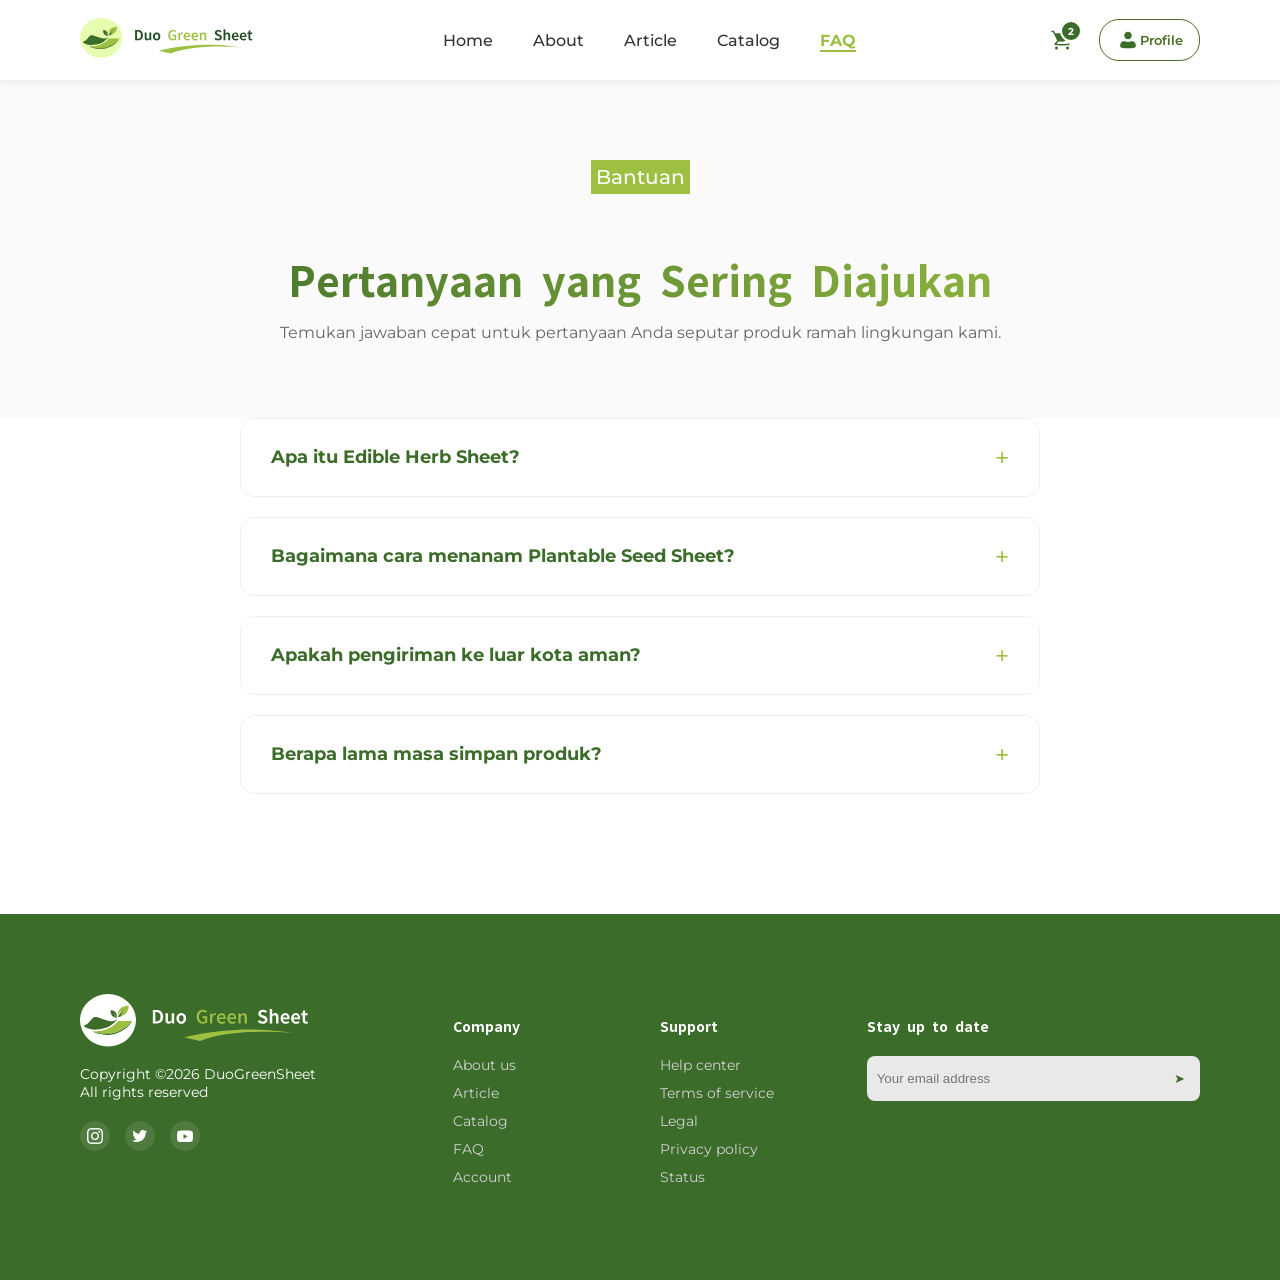
<file: Faq.html>
<!DOCTYPE html>
<html lang="id">
<head>
    <meta charset="UTF-8">
    <meta name="viewport" content="width=device-width, initial-scale=1.0">
    <title>FAQ - Duo Green Sheet</title>
    <link href="https://fonts.googleapis.com/css2?family=Montserrat:wght@400;500;600;700&display=swap" rel="stylesheet">
    <link rel="stylesheet" href="style.css">
</head>
<body>

    <nav class="navbar">
        <div class="logo">
            <img src="LogoNavbar.svg" alt="Duo Green Sheet">
        </div>
        <ul class="nav-links">
            <li><a href="home.html">Home</a></li>
            <li><a href="aboutfiks.html">About</a></li>
            <li><a href="article.html">Article</a></li>
            <li><a href="catalog.html">Catalog</a></li>
            <li><a href="faq.html" class="active">FAQ</a></li>
        </ul>
        <div class="nav-actions">
            <button class="icon-btn">
                <div class="cart-anchor">
                    <img src="Icon/Shopping-cart.svg" width="24">
                    <span id="cart-count">2</span>
                </div>
            </button>
            <button class="btn-profile" onclick="window.location.href='profile.html'">
                <img src="Icon/User.svg"> Profile
            </button>
        </div>
    </nav>

    <section class="faq-hero">
        <span class="badge">Bantuan</span>
        <h1 class="gradient-text">Pertanyaan yang Sering Diajukan</h1>
        <p>Temukan jawaban cepat untuk pertanyaan Anda seputar produk ramah lingkungan kami.</p>
    </section>

    <section class="faq-container">
        <div class="faq-item">
            <div class="faq-question">
                <h3>Apa itu Edible Herb Sheet?</h3>
                <span class="faq-toggle">+</span>
            </div>
            <div class="faq-answer">
                <p>Edible Herb Sheet adalah lembaran bumbu yang dapat dimakan dan larut saat dimasak. Dibuat dari bahan alami tanpa limbah plastik untuk mendukung gaya hidup berkelanjutan.</p>
            </div>
        </div>

        <div class="faq-item">
            <div class="faq-question">
                <h3>Bagaimana cara menanam Plantable Seed Sheet?</h3>
                <span class="faq-toggle">+</span>
            </div>
            <div class="faq-answer">
                <p>Cukup letakkan lembaran di atas tanah, tutup tipis dengan tanah, dan siram secara rutin. Kertas akan terurai secara alami dan benih di dalamnya akan mulai tumbuh.</p>
            </div>
        </div>

        <div class="faq-item">
            <div class="faq-question">
                <h3>Apakah pengiriman ke luar kota aman?</h3>
                <span class="faq-toggle">+</span>
            </div>
            <div class="faq-answer">
                <p>Sangat aman! Kami menggunakan kemasan pelindung khusus yang juga ramah lingkungan untuk memastikan produk sampai dalam kondisi sempurna tanpa plastik sekali pakai.</p>
            </div>
        </div>

        <div class="faq-item">
            <div class="faq-question">
                <h3>Berapa lama masa simpan produk?</h3>
                <span class="faq-toggle">+</span>
            </div>
            <div class="faq-answer">
                <p>Untuk Edible Herb Sheet, masa simpan adalah 6-12 bulan jika disimpan di tempat kering. Untuk Seed Sheet, benih tetap optimal untuk ditanam hingga 1 tahun.</p>
            </div>
        </div>
    </section>
    <footer class="footer">
    <div class="footer-container">
        <div class="footer-col">
            <img src="LogoFooter.svg" alt="Logo" class="footer-logo">
            <p>Copyright ©2026 DuoGreenSheet<br>All rights reserved</p>
            <div class="social-links">
                <a href="#"><img src="instagramicon.svg" alt="IG"></a>
                <a href="#"><img src="TwitterIcon.svg" alt="Twitter"></a>
                <a href="#"><img src="YoutubeIcon.svg" alt="YT"></a>
            </div>
        </div>

        <div class="footer-col">
            <h3>Company</h3>
            <ul>
                <li><a href="#">About us</a></li>
                <li><a href="#">Article</a></li>
                <li><a href="#">Catalog</a></li>
                <li><a href="#">FAQ</a></li>
                <li><a href="#">Account</a></li>
            </ul>
        </div>

        <div class="footer-col">
            <h3>Support</h3>
            <ul>
                <li><a href="#">Help center</a></li>
                <li><a href="#">Terms of service</a></li>
                <li><a href="#">Legal</a></li>
                <li><a href="#">Privacy policy</a></li>
                <li><a href="#">Status</a></li>
            </ul>
        </div>

        <div class="footer-col">
            <h3>Stay up to date</h3>
            <div class="newsletter">
                <input type="email" placeholder="Your email address">
                <button type="submit">➤</button>
            </div>
        </div>
    </div>
</footer>

    <script>
        // Logic Accordion
        document.querySelectorAll('.faq-question').forEach(item => {
            item.addEventListener('click', () => {
                const parent = item.parentElement;
                parent.classList.toggle('open');
                
                // Mengubah icon + menjadi -
                const toggle = item.querySelector('.faq-toggle');
                toggle.textContent = parent.classList.contains('open') ? '−' : '+';
            });
        });
    </script>
</body>
</html>
</file>
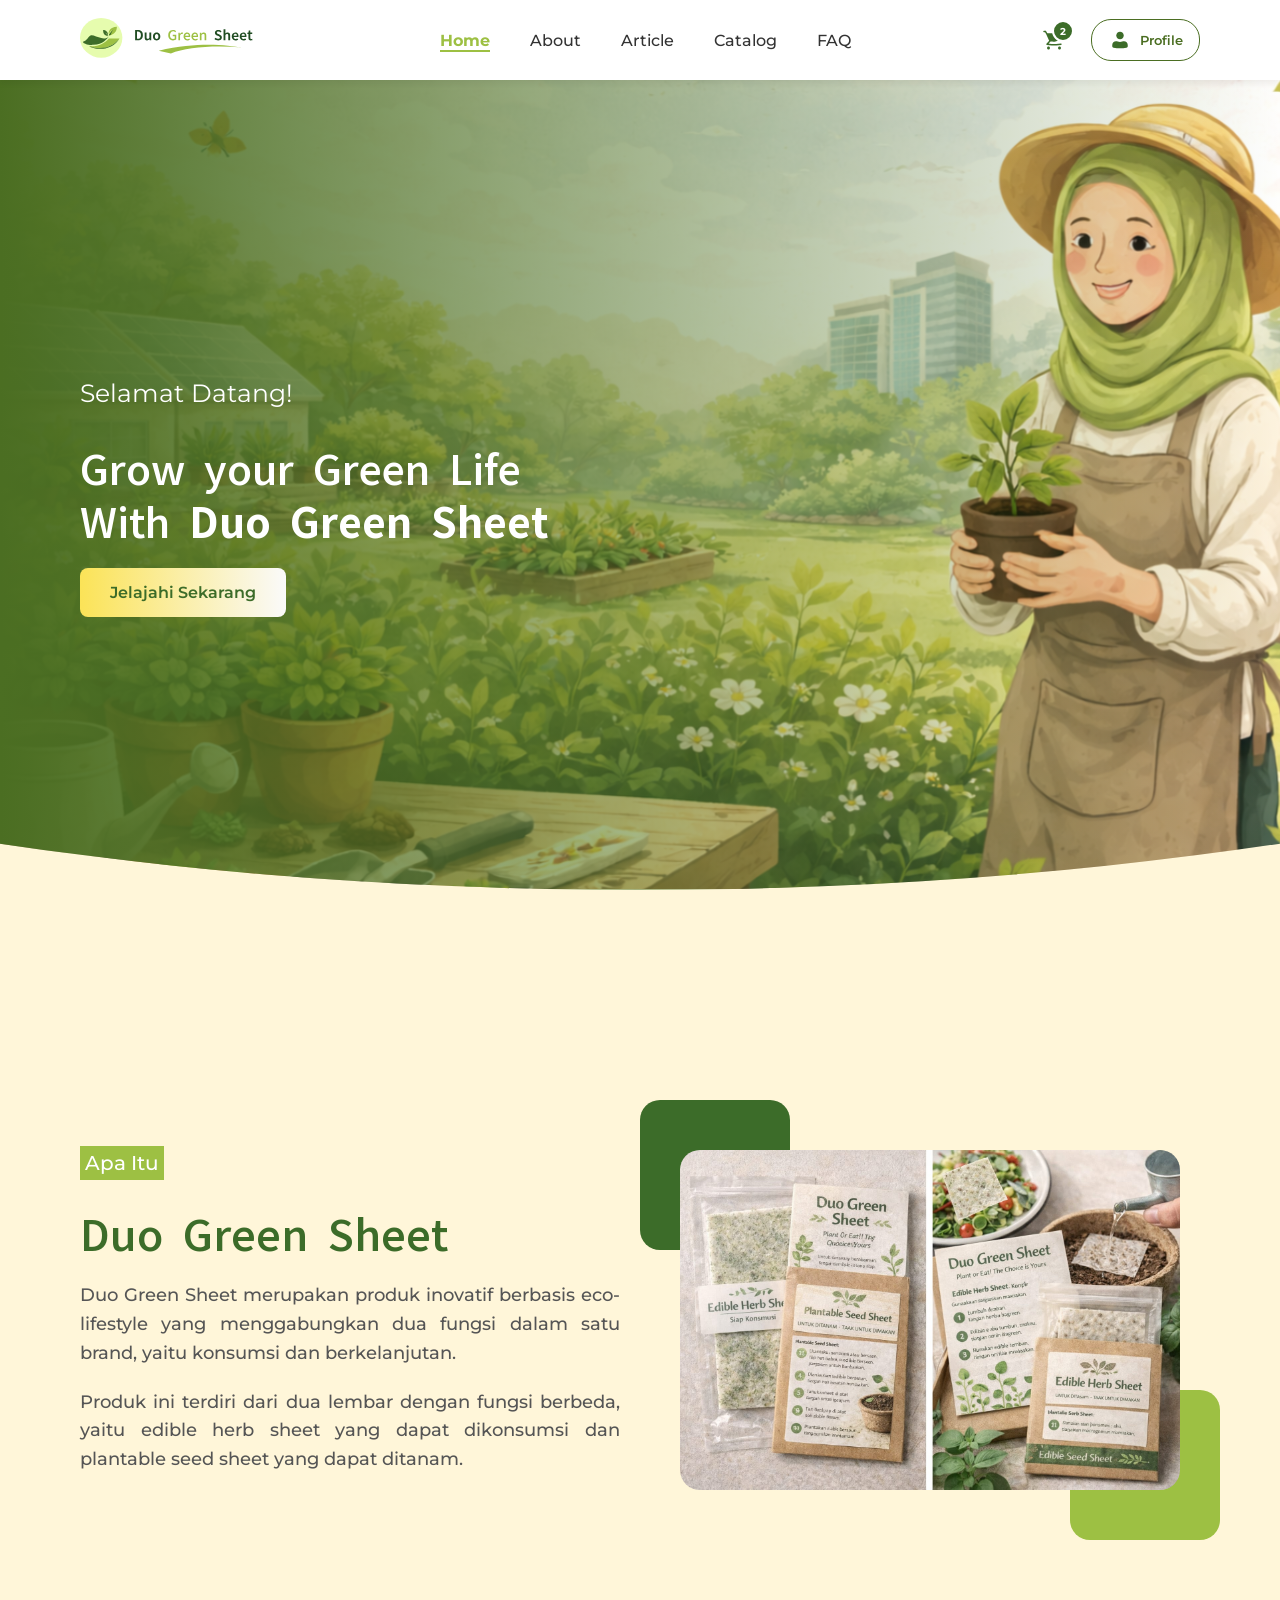
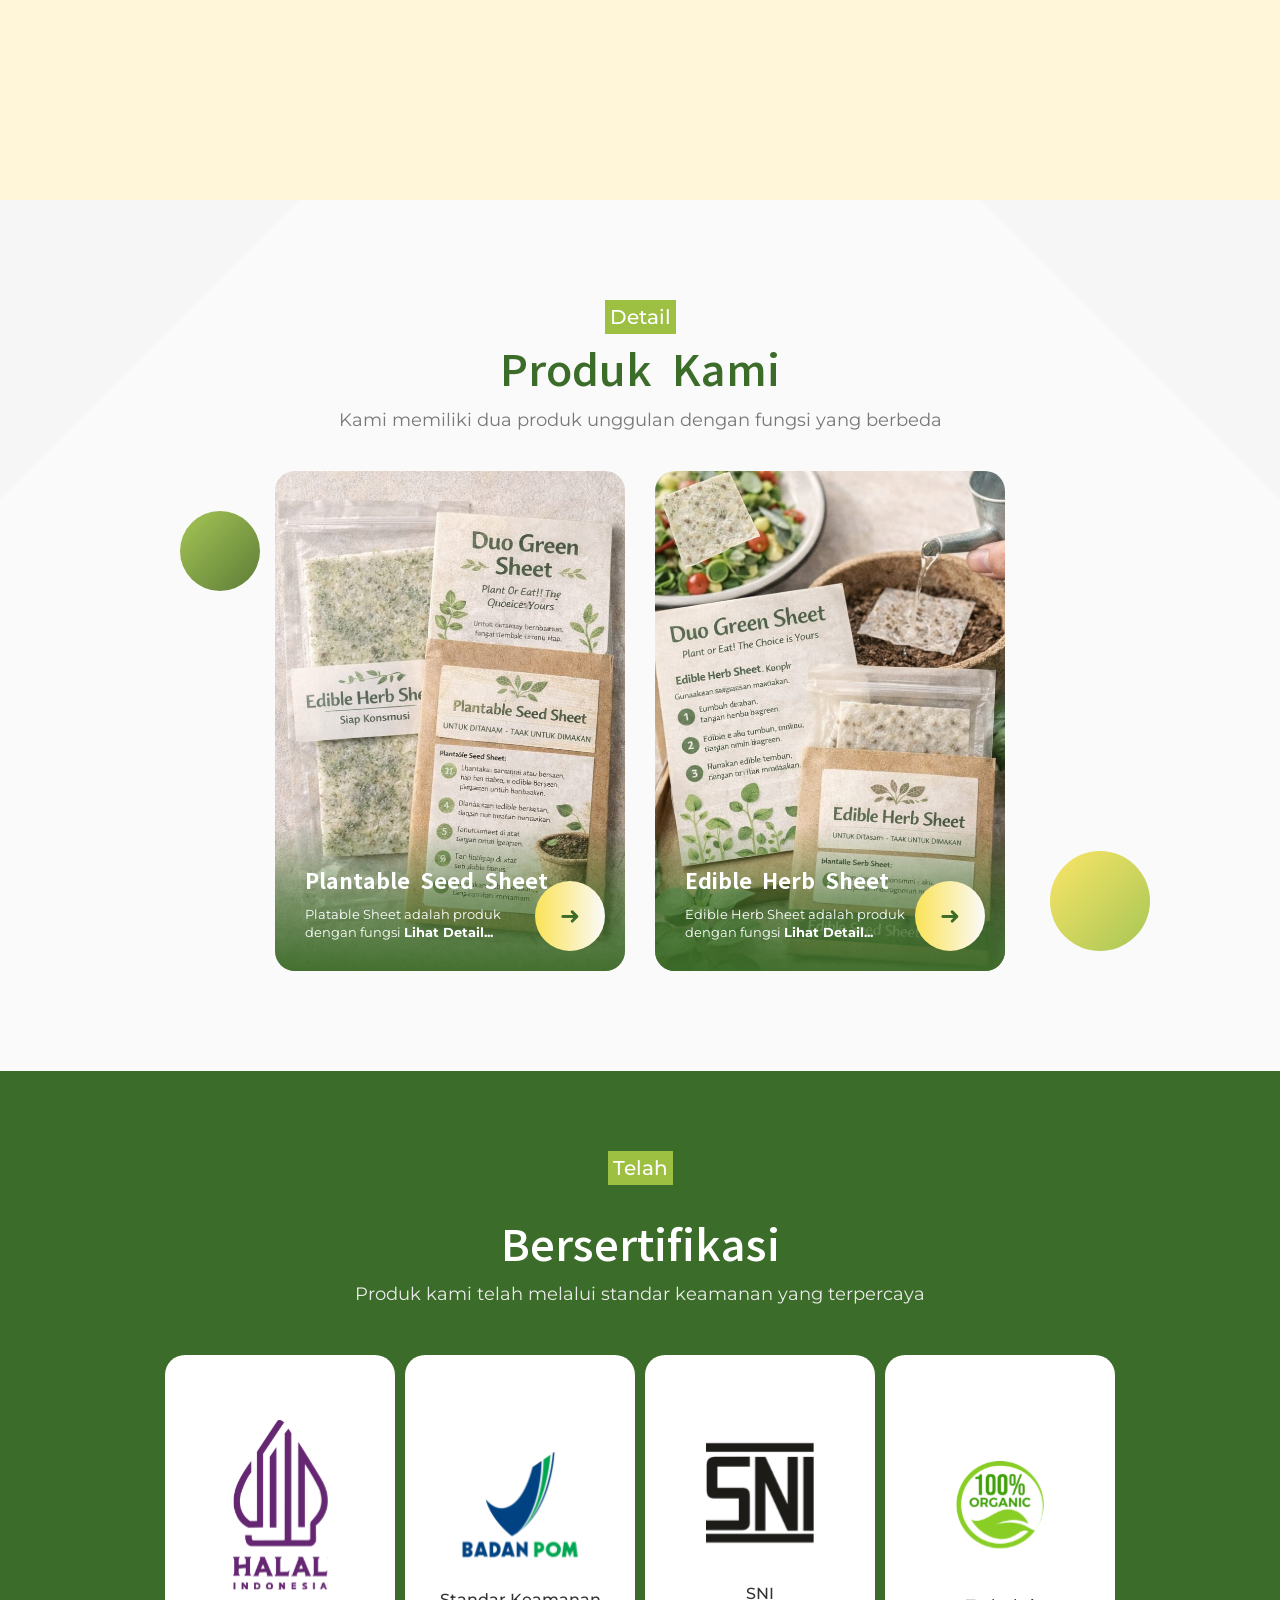
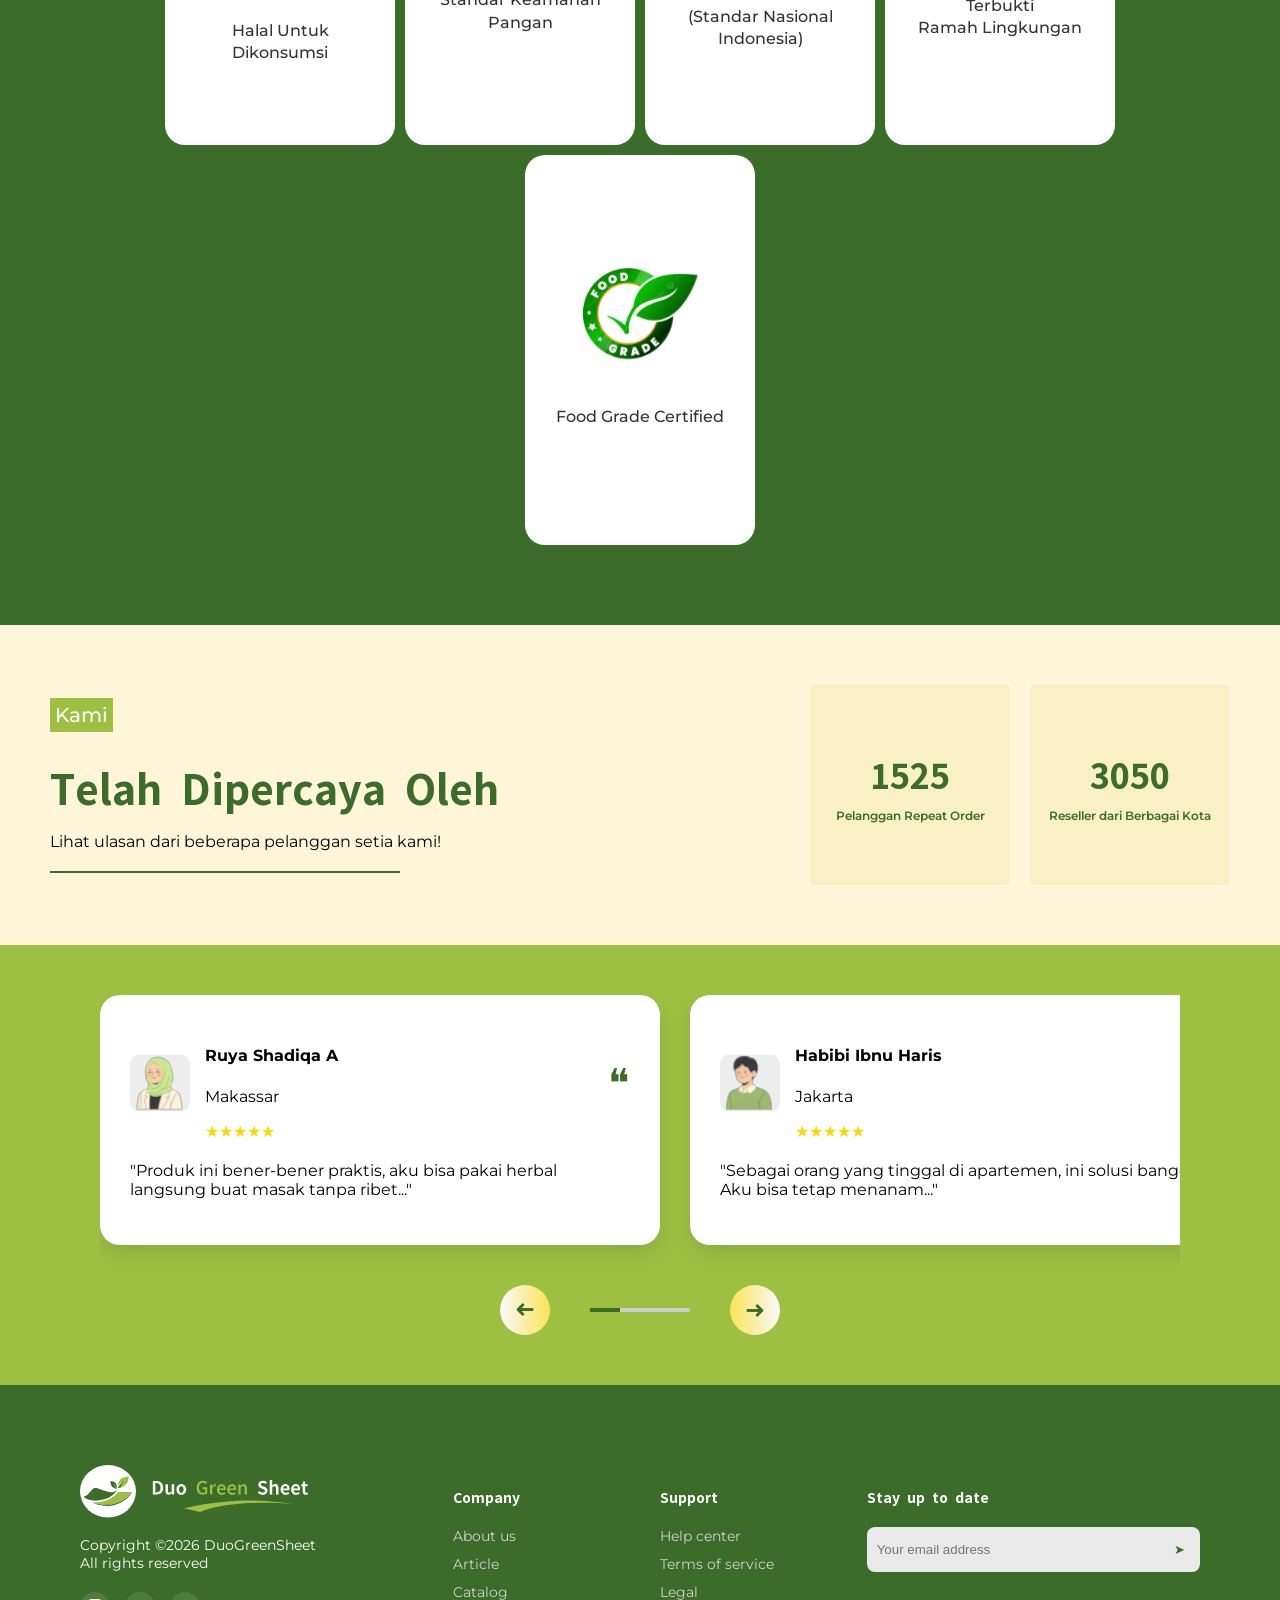
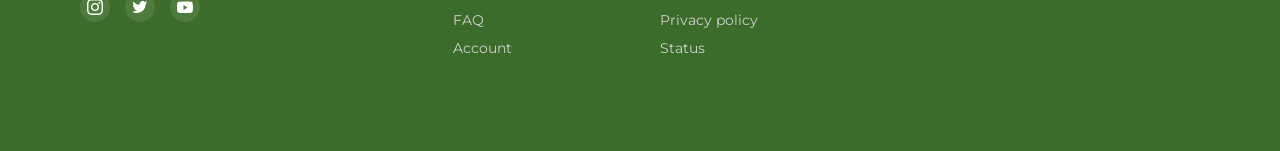
<file: home.html>
<!DOCTYPE html>
<html lang="id">
<head>
    <meta charset="UTF-8">
    <meta name="viewport" content="width=device-width, initial-scale=1.0">
    <title>Home - Duo Green Sheet</title>
    <link href="https://fonts.googleapis.com/css2?family=Montserrat:wght@400;500;600;700&display=swap" rel="stylesheet">
    <link rel="stylesheet" href="style.css">
</head>
<body>
    <nav class="navbar">
        <div class="logo">
            <img src="LogoNavbar.svg" alt="Logo">
        </div>
        <ul class="nav-links">
            <li><a href="home.html" class="active">Home</a></li>
            <li><a href="aboutfiks.html">About</a></li>
            <li><a href="article.html">Article</a></li>
            <li><a href="catalog.html">Catalog</a></li>
            <li><a href="Faq.html">FAQ</a></li>
        </ul>
        <div class="nav-actions">
            <button class="icon-btn">
                <div class="cart-anchor">
                    <img src="Icon/Shopping-cart.svg" width="24">
                    <span id="cart-count">2</span>
                </div>
            </button>
            <button class="btn-profile" onclick="window.location.href='profile.html'">
                <img src="Icon/User.svg" alt="Profile" style="width: 24px; height: 24px; vertical-align: middle; margin-right: 8px;">
                Profile
            </button>
        </div>
    </nav>

    <section class="hero">
        <div class="hero-content">
            <p class="subtitle">Selamat Datang!</p>
            <h1>Grow your Green Life <br> With <strong>Duo Green Sheet</strong></h1>
            <button class="btn-explore">Jelajahi Sekarang</button>
        </div>
    </section>

    <section class="about-section">
        <div class="about-content">
            <span class="badge">Apa Itu</span>
            <h1>Duo Green Sheet</h1>
            <p>Duo Green Sheet merupakan produk inovatif berbasis eco-lifestyle yang menggabungkan dua fungsi dalam satu brand, yaitu konsumsi dan berkelanjutan.</p>
            <p>Produk ini terdiri dari dua lembar dengan fungsi berbeda, yaitu edible herb sheet yang dapat dikonsumsi dan plantable seed sheet yang dapat ditanam.</p>
        </div>
        <div class="about-image">
            <div class="box-back"></div>
            <div class="box-front"></div>
            <img src="fotoproduk.svg" alt="Duo Green Sheet Product" class="product-img">
        </div>
    </section>

    <section class="product-section">
    <div class="header-section">
        <span class="badge">Detail</span>
        <h2>Produk Kami</h2>
        <p>Kami memiliki dua produk unggulan dengan fungsi yang berbeda</p>
    </div>

    <div class="product-grid">
        <div class="product-card">
            <img src="Plantable Seed Sheet.svg" alt="Plantable Seed Sheet">
            <div class="card-overlay">
                <h3>Plantable Seed Sheet</h3>
                <p>Platable Sheet adalah produk dengan fungsi <strong>Lihat Detail...</strong></p>
                <button class="arrow-btn" onclick="location.href='detailProduk2.html'">
                    ➜  
                </button>
            </div>
        </div>

        <div class="product-card">
            <img src="Edible Herb Sheet.svg" alt="Edible Herb Sheet">
            <div class="card-overlay">
                <h3>Edible Herb Sheet</h3>
                <p>Edible Herb Sheet adalah produk dengan fungsi <strong>Lihat Detail...</strong></p>
                <button class="arrow-btn" onclick="location.href='detailProduk1.html'">
                    ➜
                </button>

            </div>
        </div>
    <div class="circle-decor circle-top"></div>
    <div class="circle-decor circle-bottom"></div>
    </div>
</section>
    <section class="cert-section">
    <div class="cert-header">
        <span class="badge">Telah</span>
        <h2>Bersertifikasi</h2>
        <p>Produk kami telah melalui standar keamanan yang terpercaya</p>
    </div>

    <div class="cert-container">
        <div class="cert-card">
            <img src="LogoHalal.svg" alt="Halal Logo">
            <p>Halal Untuk<br>Dikonsumsi</p>
        </div>
        <div class="cert-card">
            <img src="LogoBPOM.svg" alt="BPOM Logo">
            <p>Standar Keamanan<br>Pangan</p>
        </div>
        <div class="cert-card">
            <img src="LogoSNI.svg" alt="BPOM Logo">
            <p>SNI<br>(Standar Nasional Indonesia)</p>
        </div>
        <div class="cert-card">
            <img src="LogoRamahLingkungan.svg" alt="BPOM Logo">
            <p>Terbukti<br>Ramah Lingkungan</p>
        </div>
        <div class="cert-card">
            <img src="LogoFoodGrade.svg" alt="BPOM Logo">
            <p>Food Grade Certified</p>
        </div>
        </div>
</section>
<section class="trust-section">
    <div class="trust-container">
        <div class="trust-text">
            <span class="badge">Kami</span>
            <h2>Telah Dipercaya Oleh</h2>
            <p>Lihat ulasan dari beberapa pelanggan setia kami!</p>
            <div class="line"></div>
        </div>

        <div class="trust-stats">
            <div class="stat-card">
                <h3 class="counter" data-target="5000">0</h3>
                <p>Pelanggan Repeat Order</p>
            </div>
            <div class="stat-card">
                <h3 class="counter" data-target="10000">0</h3>
                <p>Reseller dari Berbagai Kota</p>
            </div>
        </div>
    </div>
</section>
<section class="testimonial-section">
    <div class="testimonial-container" id="testimonialContainer">
        <div class="testimonial-card">
            <div class="user-info">
                <img src="Profile1.svg" alt="Aulia">
                <div>
                    <h4>Ruya Shadiqa A</h4>
                    <p>Makassar</p>
                    <div class="stars">★★★★★</div>
                </div>
                <span class="quote-icon">❝</span>
            </div>
            <p>"Produk ini bener-bener praktis, aku bisa pakai herbal langsung buat masak tanpa ribet..."</p>
        </div>

        <div class="testimonial-card">
            <div class="user-info">
                <img src="Profile2.svg" alt="Rizky">
                <div>
                    <h4>Habibi Ibnu Haris</h4>
                    <p>Jakarta</p>
                    <div class="stars">★★★★★</div>
                </div>
                <span class="quote-icon">❝</span>
            </div>
            <p>"Sebagai orang yang tinggal di apartemen, ini solusi banget. Aku bisa tetap menanam..."</p>
        </div>
        <div class="testimonial-card">
            <div class="user-info">
                <img src="Profile3.svg" alt="Sernovita">
                <div>
                    <h4>Sernovita Bunga</h4>
                    <p>Toraja</p>
                    <div class="stars">★★★★★</div>
                </div>
                <span class="quote-icon">❝</span>
            </div>
            <p>"Konsepnya unik dan ramah lingkungan. Aku jadi lebih tertarik mulai hidup sustainable dari hal kecil."</p>
        </div>
         <div class="testimonial-card">
            <div class="user-info">
                <img src="Profile 4.svg" alt="Sernovita">
                <div>
                    <h4>Anilva Fitriani</h4>
                    <p>Tarakan</p>
                    <div class="stars">★★★★★</div>
                </div>
                <span class="quote-icon">❝</span>
            </div>
            <p>"Konsepnya unik dan ramah lingkungan. Aku jadi lebih tertarik mulai hidup sustainable dari hal kecil."</p>
        </div>
    </div>

    <div class="carousel-nav">
        <button class="carousel-btn left" onclick="scrollTestimonial(-300)">➜</button>
        <div class="line-indicator">
            <div class="progress-bar" id="progressBar"></div>
        </div>
        <button onclick="scrollTestimonial(300)">➜</button>
    </div>
</section>
<footer class="footer">
    <div class="footer-container">
        <div class="footer-col">
            <img src="LogoFooter.svg" alt="Logo" class="footer-logo">
            <p>Copyright ©2026 DuoGreenSheet<br>All rights reserved</p>
            <div class="social-links">
                <a href="#"><img src="instagramicon.svg" alt="IG"></a>
                <a href="#"><img src="TwitterIcon.svg" alt="Twitter"></a>
                <a href="#"><img src="YoutubeIcon.svg" alt="YT"></a>
            </div>
        </div>

        <div class="footer-col">
            <h3>Company</h3>
            <ul>
                <li><a href="#">About us</a></li>
                <li><a href="#">Article</a></li>
                <li><a href="#">Catalog</a></li>
                <li><a href="#">FAQ</a></li>
                <li><a href="#">Account</a></li>
            </ul>
        </div>

        <div class="footer-col">
            <h3>Support</h3>
            <ul>
                <li><a href="#">Help center</a></li>
                <li><a href="#">Terms of service</a></li>
                <li><a href="#">Legal</a></li>
                <li><a href="#">Privacy policy</a></li>
                <li><a href="#">Status</a></li>
            </ul>
        </div>

        <div class="footer-col">
            <h3>Stay up to date</h3>
            <div class="newsletter">
                <input type="email" placeholder="Your email address">
                <button type="submit">➤</button>
            </div>
        </div>
    </div>
</footer>

<script>
    function scrollTestimonial(amount) {
        const container = document.getElementById('testimonialContainer');
        container.scrollBy({ left: amount, behavior: 'smooth' });
        const progressBar = document.getElementById('progressBar');
        container.addEventListener('scroll', () => {
            const scrollLeft = container.scrollLeft;
            const scrollWidth = container.scrollWidth - container.clientWidth;
            const percentage = (scrollLeft / scrollWidth) * 100;
            progressBar.style.left = percentage + "%";
        }); 
    function scrollTestimonial(amount) {
    container.scrollBy({ left: amount, behavior: 'smooth' });
}
    }
const counters = document.querySelectorAll('.counter');
const speed = 200; // Semakin kecil, semakin cepat angkanya berjalan

const startCounter = (counter) => {
    const updateCount = () => {
        const target = +counter.getAttribute('data-target');
        const count = +counter.innerText;
        
        // Menentukan kenaikan angka
        const inc = target / speed;

        if (count < target) {
            counter.innerText = Math.ceil(count + inc);
            setTimeout(updateCount, 10);
        } else {
            counter.innerText = target.toLocaleString() + "+"; // Menambahkan format +
        }
    };
    updateCount();
};

// Menggunakan Intersection Observer agar animasi berjalan saat di-scroll
const observer = new IntersectionObserver((entries) => {
    entries.forEach(entry => {
        if (entry.isIntersecting) {
            startCounter(entry.target);
            observer.unobserve(entry.target); // Animasi cuma jalan sekali
        }
    });
}, { threshold: 0.5 });

counters.forEach(counter => {
    observer.observe(counter);
});
</script>

</body>
</html>
</file>
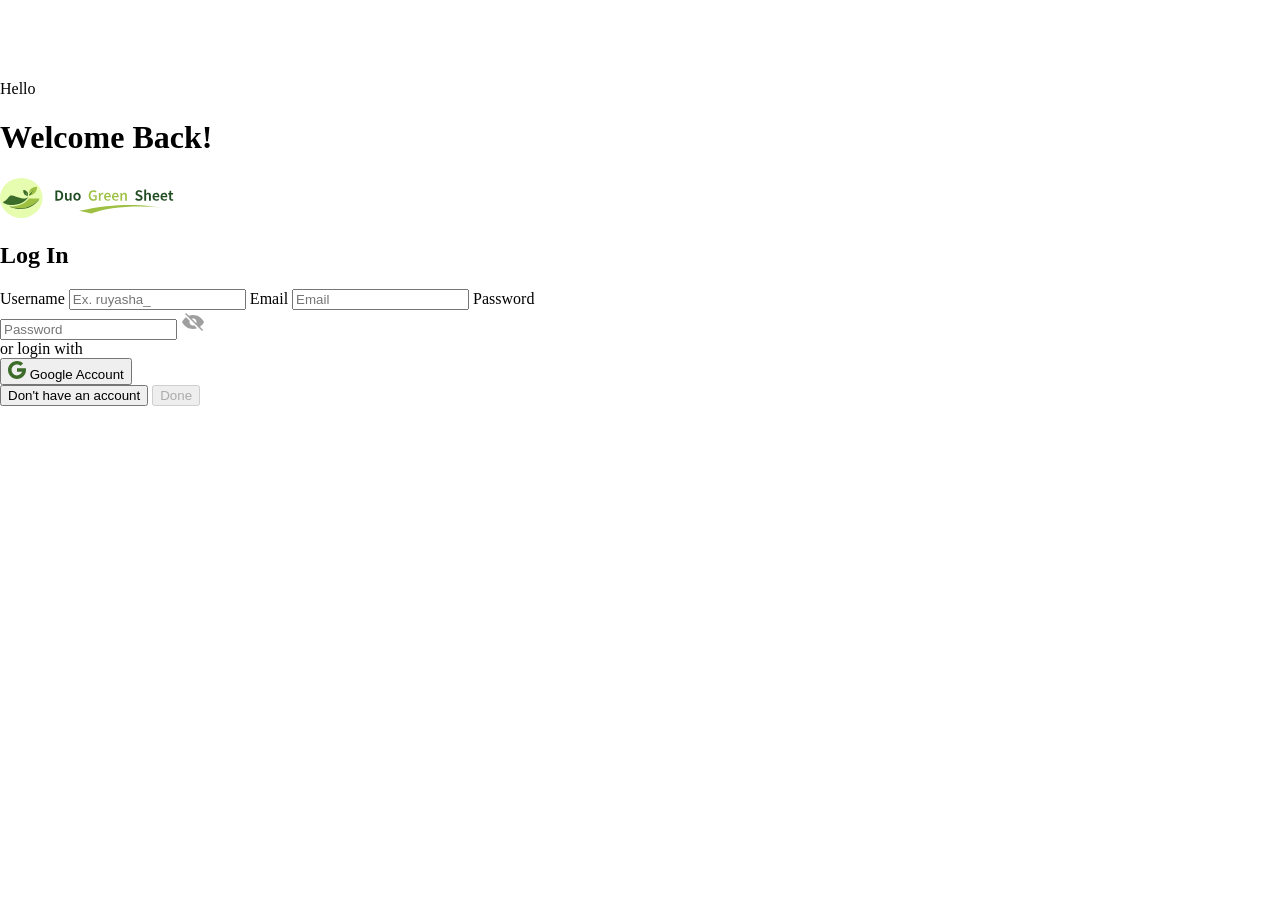
<file: login.html>
<!DOCTYPE html>
<html lang="id">
<head>
    <meta charset="UTF-8">
    <meta name="viewport" content="width=device-width, initial-scale=1.0">
    <link href="https://fonts.googleapis.com/css2?family=Montserrat:wght@400;500;600;700&display=swap" rel="stylesheet">
    <title>Log In - Duo Green Sheet</title>
    <link rel="stylesheet" href="style.css">
</head>
<body class="page-transition">
    <div class="container">
        <div class="left-side">
            <div class="welcome-text">
                <span class="hello-label">Hello</span>
                <h1>Welcome Back!</h1>
            </div>
        </div>
        
        <div class="right-side">
            <div class="login-form">
                <div class="logo">
                    <img src="Logo Duo Green Sheet.svg">
                </div>
                
                <h2>Log In</h2>
                
                <form>
                    <label>Username</label>
                    <input type="text" placeholder="Ex. ruyasha_">
                    
                    <label>Email</label>
                    <input type="email" placeholder="Email">
                    
                    <label>Password</label>
                    <div class="password-field">
                        <input type="password" id="passwordInput" placeholder="Password" oninput="checkForm()">
                        <span class="eye-icon" onclick="togglePassword()">
                            <img id="eyeIcon" src="Icon/weui_eyes-off-filled.svg" alt="Toggle">
                        </span>
                    </div>
                </form>
                
                <div class="divider">or login with</div>
                
            <button class="btn-google">
                <img src="Icon/GoogleVector.svg" alt="Google"> Google Account
            </button>
                
                <div class="form-actions">
                    <button class="btn-secondary" onclick="window.location.href='signup.html'">Don't have an account</button>
                    <button id="doneBtn" class="btn-primary" disabled>Done</button>
                </div>
            </div>
        </div>
    </div>
<script>
    // Fungsi untuk mengubah visibility password
    function togglePassword() {
        const passwordInput = document.getElementById("passwordInput");
        const eyeIcon = document.getElementById("eyeIcon");
        
        if (passwordInput.type === "password") {
            passwordInput.type = "text";
            eyeIcon.src = "Icon/weui_eyes-on-filled.svg"; // Ubah ke icon mata terbuka
        } else {
            passwordInput.type = "password";
            eyeIcon.src = "Icon/weui_eyes-off-filled.svg"; // Ubah ke icon mata tertutup
        }
    }

    // Fungsi untuk mengaktifkan tombol jika semua field terisi
    function checkForm() {
        const username = document.querySelector('input[type="text"]').value;
        const email = document.querySelector('input[type="email"]').value;
        const password = document.getElementById("passwordInput").value;
        const doneBtn = document.getElementById("doneBtn");

        if (username !== "" && email !== "" && password !== "") {
            doneBtn.disabled = false;
            doneBtn.classList.add("active"); // Tambahkan class untuk warna hijau
        } else {
            doneBtn.disabled = true;
            doneBtn.classList.remove("active");
        }
    }
</script>
</body>
</html>
</file>
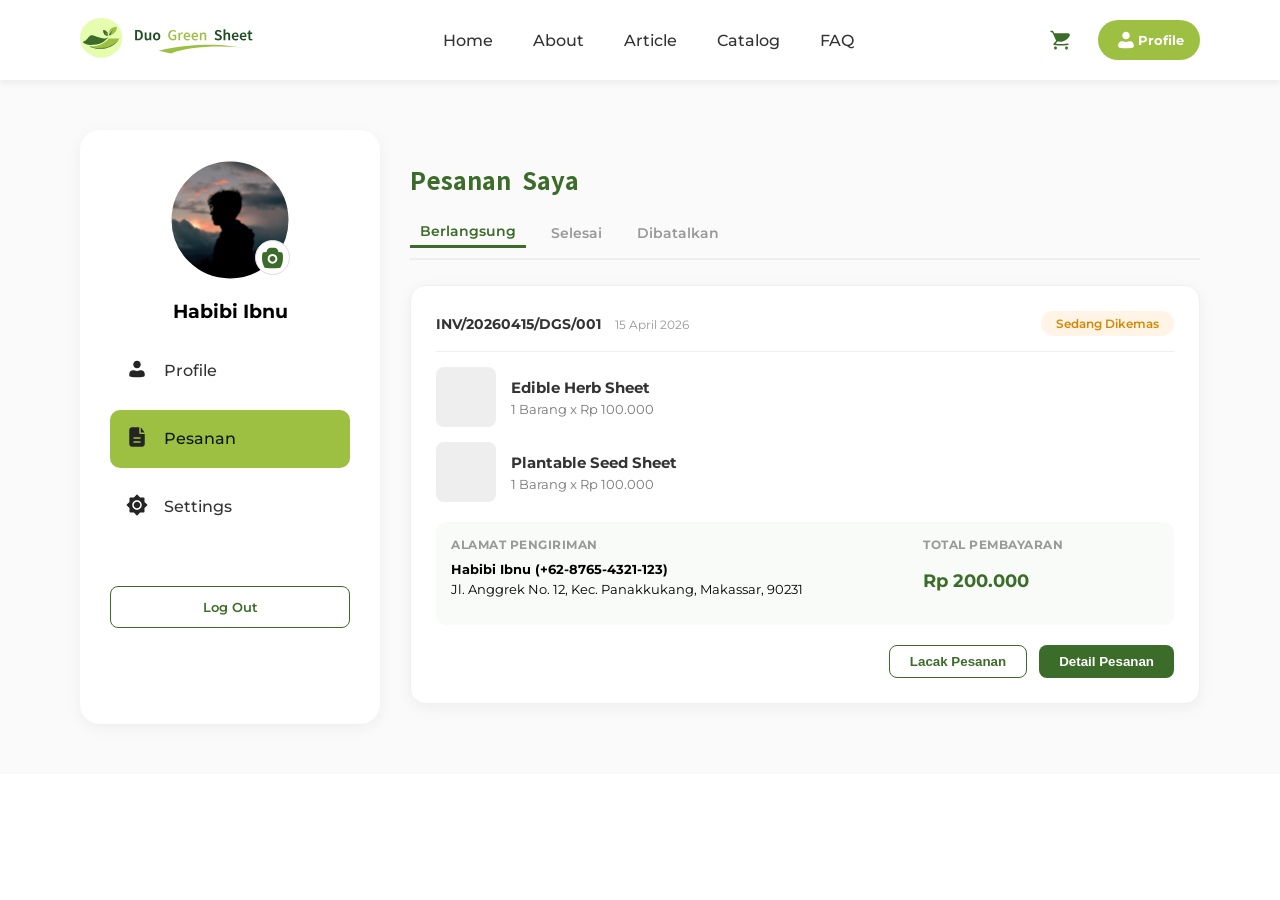
<file: pesanan_profile.html>
<!DOCTYPE html>
<html lang="id">
<head>
    <meta charset="UTF-8">
    <meta name="viewport" content="width=device-width, initial-scale=1.0">
    <title>Profile | Duo Green Sheet</title>

    <link rel="stylesheet" href="style.css">

    <!-- FONT -->
    <link href="https://fonts.googleapis.com/css2?family=Montserrat:wght@400;500;600&display=swap" rel="stylesheet">
</head>
<body>

<!-- NAVBAR -->
<nav class="navbar">
    <div class="logo">
        <img src="LogoNavbar.svg">
    </div>

    <ul class="nav-links">
        <li><a href="home.html">Home</a></li>
        <li><a href="aboutfiks.html">About</a></li>
        <li><a href="article.html">Article</a></li>
        <li><a href="catalog.html">Catalog</a></li>
        <li><a href="Faq.html">FAQ</a></li>
    </ul>

    <div class="nav-actions">
        <button class="icon-btn">
            <img src="Icon/Shopping-cart.svg">
        </button>
        <button class="btn-profile active">
            <img src="Icon/UserWhite.svg"> Profile
        </button>
    </div>
</nav>

<!-- PROFILE -->
<main class="profile-page">
    <aside class="sidebar">
        <div class="user-avatar">
            <img src="avatar.svg" alt="User">
            <button class="camera-btn">
            <img src="Camera.svg" alt="User" width="20">
            </button>
        </div>

        <h3>Habibi Ibnu</h3>

        <nav class="profile-nav">
            <a href="profile.html">
                <span class="icon">
                    <img src="User.svg" alt="Profile">
                </span>
                Profile
            </a>

            <a href="pesanan_profile.html" class="active">
                <span class="icon">
                    <img src="Document.svg" alt="Profile">
                </span> 
                Pesanan
            </a>

            <a href="settings.html">
                <span class="icon">
                    <img src="Settings-alt.svg" alt="settings">
                </span> 
                Settings
            </a>
        </nav>
        <button class="logout-btn" onclick="window.location.href='index.html'">Log Out</button>

    </aside>

    <section class="profile-content">
        <div class="order-header">
            <h2 class="section-title">Pesanan Saya</h2>
            <div class="order-tabs">
                <button class="tab-btn active">Berlangsung</button>
                <button class="tab-btn">Selesai</button>
                <button class="tab-btn">Dibatalkan</button>
            </div>
        </div>

        <div class="order-card">
            <div class="order-card-header">
                <div class="order-info">
                    <span class="order-id">INV/20260415/DGS/001</span>
                    <span class="order-date">15 April 2026</span>
                </div>
                <div class="order-status-badge">Sedang Dikemas</div>
            </div>

            <div class="order-product-list">
                <div class="product-mini">
                    <div class="product-thumb"></div><div class="product-detail">
                        <h4>Edible Herb Sheet</h4>
                        <p>1 Barang x Rp 100.000</p>
                    </div>
                </div>
                <div class="product-mini">
                    <div class="product-thumb"></div> <div class="product-detail">
                        <h4>Plantable Seed Sheet</h4>
                        <p>1 Barang x Rp 100.000</p>
                    </div>
                </div>
            </div>

            <div class="order-shipping-info">
                <div class="shipping-address">
                    <h5>Alamat Pengiriman</h5>
                    <p><strong>Habibi Ibnu (+62-8765-4321-123)</strong></p>
                    <p>Jl. Anggrek No. 12, Kec. Panakkukang, Makassar, 90231</p>
                </div>
                <div class="total-payment">
                    <h5>Total Pembayaran</h5>
                    <p class="price-total">Rp 200.000</p>
                </div>
            </div>

            <div class="order-actions">
                <button class="btn-outline">Lacak Pesanan</button>
                <button class="btn-fill">Detail Pesanan</button>
            </div>
        </div>
    </section>
</main>

</body>
</html>
</file>
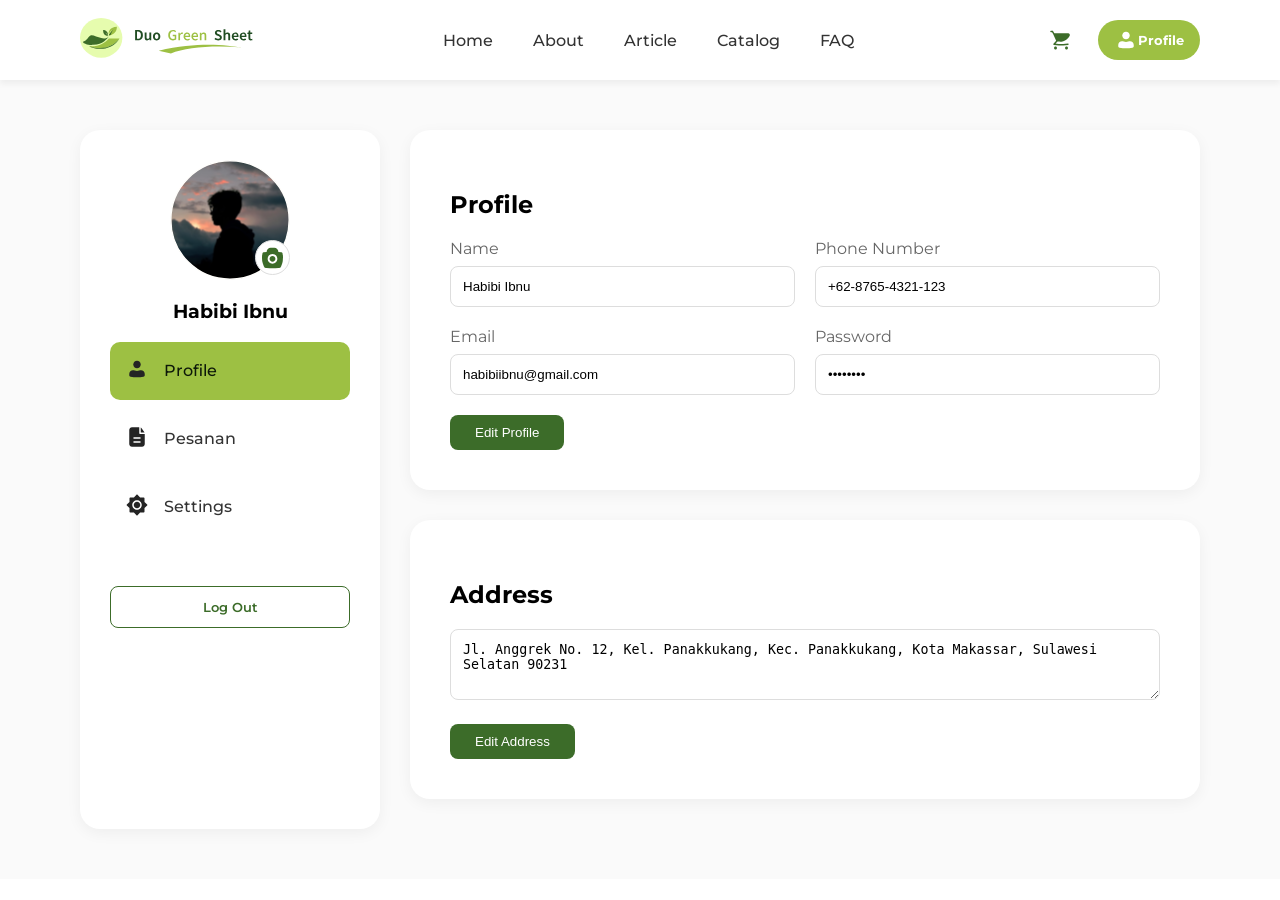
<file: profile.html>
<!DOCTYPE html>
<html lang="id">
<head>
    <meta charset="UTF-8">
    <meta name="viewport" content="width=device-width, initial-scale=1.0">
    <title>Profile | Duo Green Sheet</title>

    <link rel="stylesheet" href="style.css">

    <!-- FONT -->
    <link href="https://fonts.googleapis.com/css2?family=Montserrat:wght@400;500;600&display=swap" rel="stylesheet">
</head>
<body>

<!-- NAVBAR -->
<nav class="navbar">
    <div class="logo">
        <img src="LogoNavbar.svg">
    </div>

    <ul class="nav-links">
        <li><a href="home.html">Home</a></li>
        <li><a href="aboutfiks.html">About</a></li>
        <li><a href="article.html">Article</a></li>
        <li><a href="catalog.html">Catalog</a></li>
        <li><a href="Faq.html">FAQ</a></li>
    </ul>

    <div class="nav-actions">
        <button class="icon-btn">
            <img src="Icon/Shopping-cart.svg">
        </button>
        <button class="btn-profile active">
            <img src="Icon/UserWhite.svg"> Profile
        </button>
    </div>
</nav>

<!-- PROFILE -->
<main class="profile-page">
    <aside class="sidebar">
        <div class="user-avatar">
            <img src="avatar.svg" alt="User">
            <button class="camera-btn">
            <img src="Camera.svg" alt="User" width="20">
            </button>
        </div>

        <h3>Habibi Ibnu</h3>

        <nav class="profile-nav">
            <a href="profile.html" class="active">
                <span class="icon">
                    <img src="User.svg" alt="Profile">
                </span>
                Profile
            </a>

            <a href="pesanan_profile.html">
                <span class="icon">
                    <img src="Document.svg" alt="Profile">
                </span> 
                Pesanan
            </a>

            <a href="settings.html">
                <span class="icon">
                    <img src="Settings-alt.svg" alt="settings">
                </span> 
                Settings
            </a>
        </nav>

        <button class="logout-btn" onclick="window.location.href='index.html'">Log Out</button>
    </aside>

    <section class="profile-content">
        <div class="form-card">
            <h2>Profile</h2>

            <div class="form-grid">
                <div class="input-group">
                    <label>Name</label>
                    <input type="text" value="Habibi Ibnu">
                </div>

                <div class="input-group">
                    <label>Phone Number</label>
                    <input type="text" value="+62-8765-4321-123">
                </div>

                <div class="input-group full">
                    <label>Email</label>
                    <input type="email" value="habibiibnu@gmail.com">
                </div>

                <div class="input-group full">
                    <label>Password</label>
                    <input type="password" value="********">
                </div>
            </div>

            <button class="btn-edit">Edit Profile</button>
        </div>

        <div class="form-card">
            <h2>Address</h2>
            <textarea rows="3">
Jl. Anggrek No. 12, Kel. Panakkukang, Kec. Panakkukang, Kota Makassar, Sulawesi Selatan 90231
            </textarea>

            <button class="btn-edit">Edit Address</button>
        </div>
    </section>
</main>

</body>
</html>
</file>
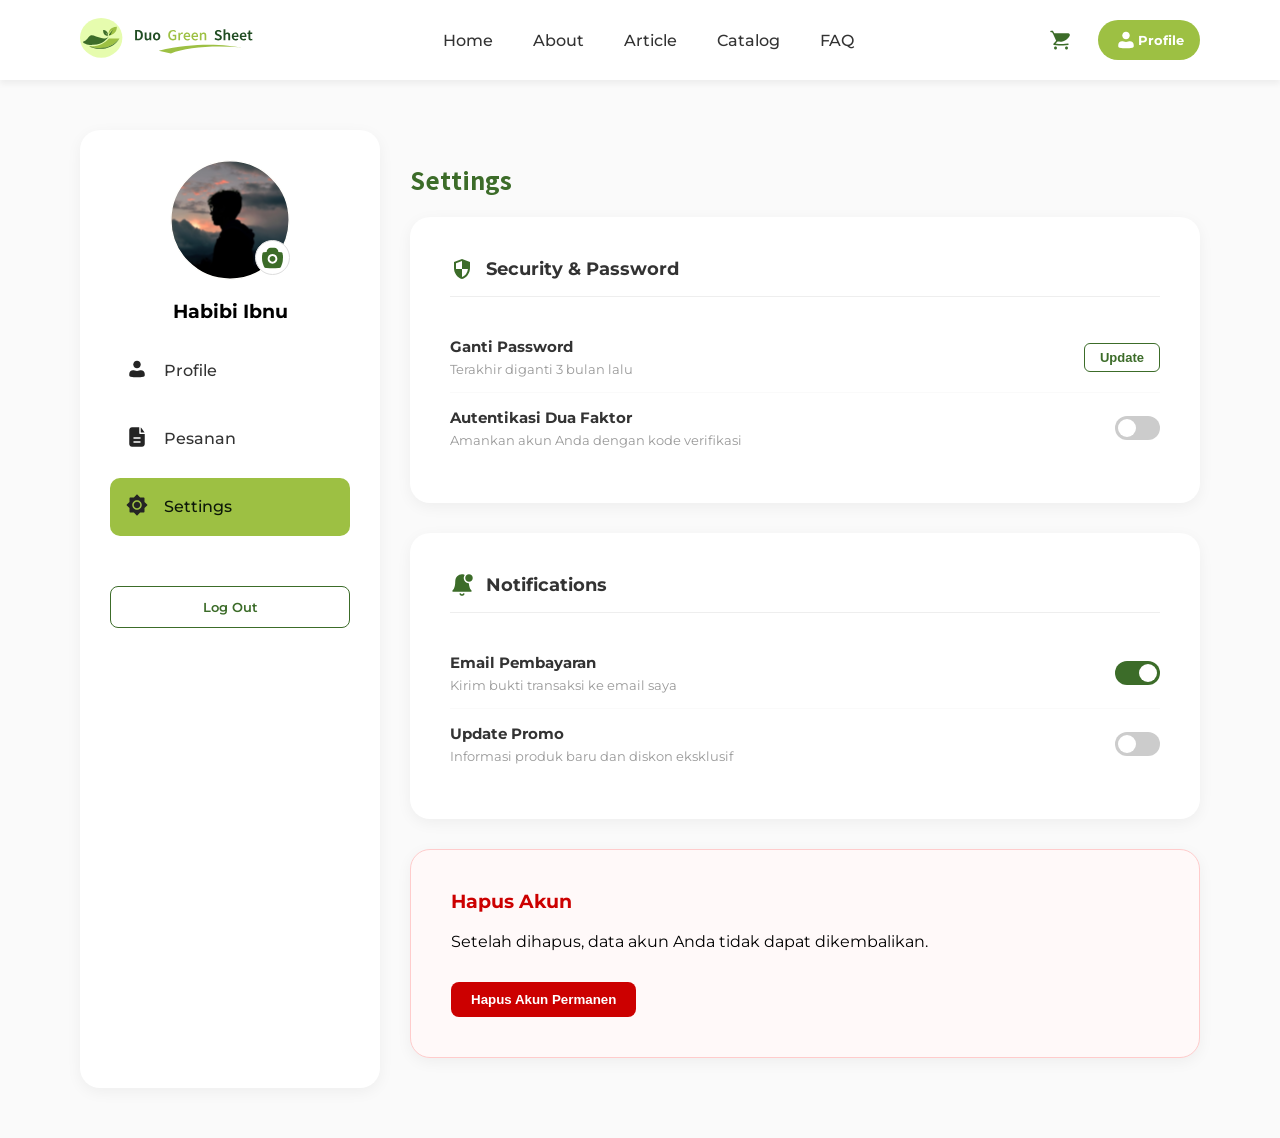
<file: settings.html>
<!DOCTYPE html>
<html lang="id">
<head>
    <meta charset="UTF-8">
    <meta name="viewport" content="width=device-width, initial-scale=1.0">
    <title>Profile | Duo Green Sheet</title>

    <link rel="stylesheet" href="style.css">

    <!-- FONT -->
    <link href="https://fonts.googleapis.com/css2?family=Montserrat:wght@400;500;600&display=swap" rel="stylesheet">
</head>
<body>

<!-- NAVBAR -->
<nav class="navbar">
    <div class="logo">
        <img src="LogoNavbar.svg">
    </div>

    <ul class="nav-links">
        <li><a href="home.html">Home</a></li>
        <li><a href="aboutfiks.html">About</a></li>
        <li><a href="article.html">Article</a></li>
        <li><a href="catalog.html">Catalog</a></li>
        <li><a href="Faq.html">FAQ</a></li>
    </ul>

    <div class="nav-actions">
        <button class="icon-btn">
            <img src="Icon/Shopping-cart.svg">
        </button>
        <button class="btn-profile active">
            <img src="Icon/UserWhite.svg"> Profile
        </button>
    </div>
</nav>

<!-- PROFILE -->
<main class="profile-page">
    <aside class="sidebar">
        <div class="user-avatar">
            <img src="avatar.svg" alt="User">
            <button class="camera-btn">
            <img src="Camera.svg" alt="User" width="20">
            </button>
        </div>

        <h3>Habibi Ibnu</h3>

        <nav class="profile-nav">
            <a href="profile.html">
                <span class="icon">
                    <img src="User.svg" alt="Profile">
                </span>
                Profile
            </a>

            <a href="pesanan_profile.html">
                <span class="icon">
                    <img src="Document.svg" alt="Profile">
                </span> 
                Pesanan
            </a>

            <a href="settings.html" class="active">
                <span class="icon">
                    <img src="Settings-alt.svg" alt="settings">
                </span> 
                Settings
            </a>
        </nav>

        <button class="logout-btn" onclick="window.location.href='index.html'">Log Out</button>

    </aside>

    <section class="profile-content">
        <h2 class="section-title">Settings</h2>

        <div class="form-card">
            <div class="card-header-icon">
                <img src="material-symbols_security.svg" alt="Lock" width="24">
                <h3>Security & Password</h3>
            </div>
            
            <div class="settings-row">
                <div class="settings-info">
                    <h4>Ganti Password</h4>
                    <p>Terakhir diganti 3 bulan lalu</p>
                </div>
                <button class="btn-outline-small">Update</button>
            </div>

            <div class="settings-row">
                <div class="settings-info">
                    <h4>Autentikasi Dua Faktor</h4>
                    <p>Amankan akun Anda dengan kode verifikasi</p>
                </div>
                <label class="switch">
                    <input type="checkbox">
                    <span class="slider round"></span>
                </label>
            </div>
        </div>

        <div class="form-card">
            <div class="card-header-icon">
                <img src="notification.svg" alt="Bell" width="24">
                <h3>Notifications</h3>
            </div>

            <div class="settings-row">
                <div class="settings-info">
                    <h4>Email Pembayaran</h4>
                    <p>Kirim bukti transaksi ke email saya</p>
                </div>
                <label class="switch">
                    <input type="checkbox" checked>
                    <span class="slider round"></span>
                </label>
            </div>

            <div class="settings-row">
                <div class="settings-info">
                    <h4>Update Promo</h4>
                    <p>Informasi produk baru dan diskon eksklusif</p>
                </div>
                <label class="switch">
                    <input type="checkbox">
                    <span class="slider round"></span>
                </label>
            </div>
        </div>

        <div class="form-card danger-card">
            <h3>Hapus Akun</h3>
            <p>Setelah dihapus, data akun Anda tidak dapat dikembalikan.</p>
            <button class="btn-delete">Hapus Akun Permanen</button>
        </div>
    </section>
</main>

</body>
</html>
</file>
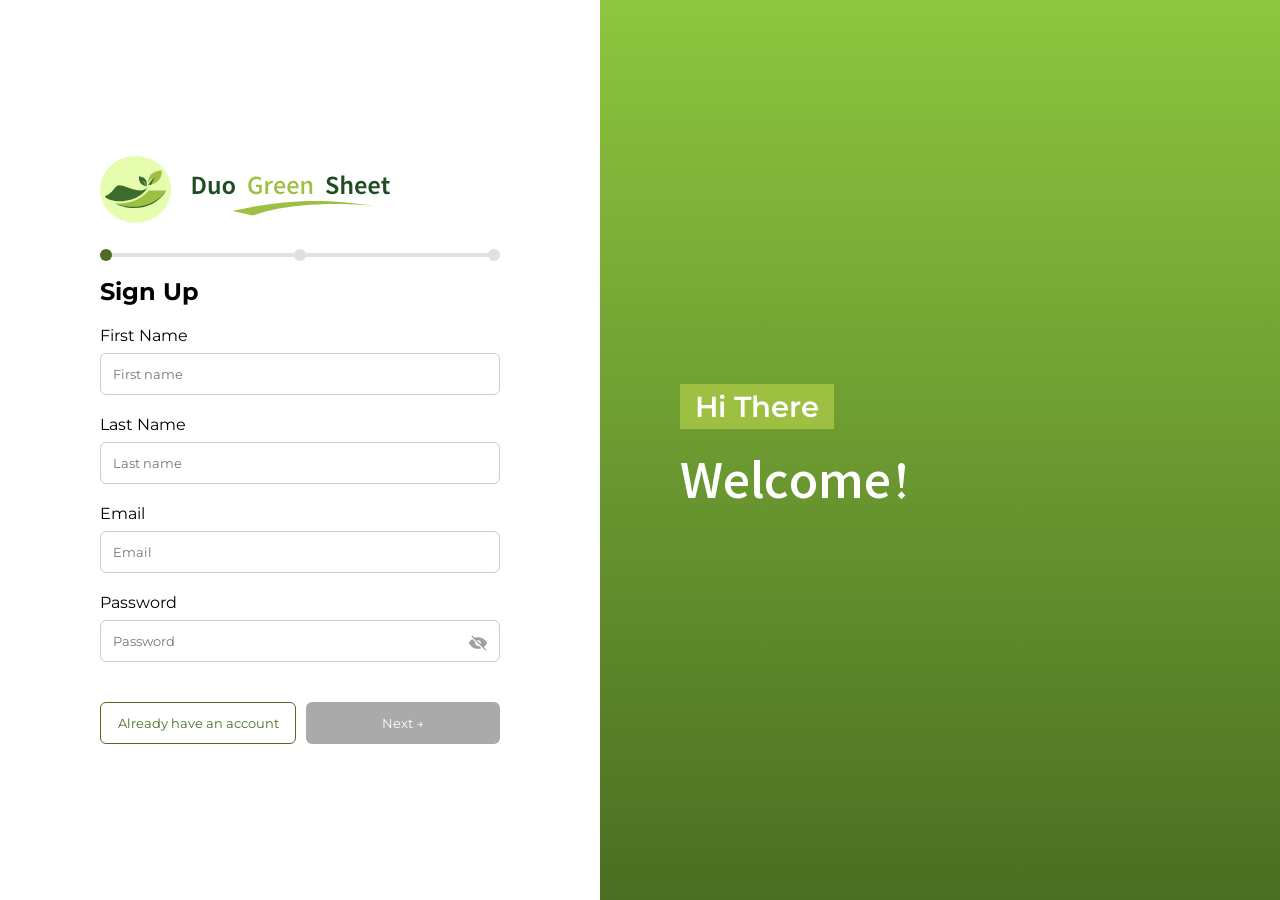
<file: signup.html>
<!DOCTYPE html>
<html lang="id">
<head>
    <meta charset="UTF-8">
    <meta name="viewport" content="width=device-width, initial-scale=1.0">
    <title>Sign Up - Duo Green Sheet</title>
    <link href="https://fonts.googleapis.com/css2?family=Montserrat:wght@400;500;600;700&display=swap" rel="stylesheet">
    <link rel="stylesheet" href="login.css">
</head>
<body class="page-transition">
    <div class="container">
        <div class="right-side">
            <div class="login-form">
                <div class="logo">
                    <img src="Logo Duo Green Sheet.svg" alt="Logo">
                </div>
                <div class="progress-container">
                    <div class="progress-bar">
                    <div class="progress-fill" id="progressFill"></div> <!-- INI BARU -->
                    <div class="step active" id="step1"></div>
                    <div class="step" id="step2"></div>
                    <div class="step" id="step3"></div>
                </div>
            </div>
            <h2 id="mainTitle">Sign Up</h2>
            <div class="form-content"> <!-- TAMBAHAN BARU -->
                <form id="signupForm">
                    <label>First Name</label>
                    <input type="text" placeholder="First name">
                    <label>Last Name</label>
                    <input type="text" placeholder="Last name">
                    <label>Email</label>
                    <input type="email" placeholder="Email">
                    <label>Password</label>
            <div class="password-field">
                <input type="password" id="passwordInput" placeholder="Password" oninput="checkForm()">
                <span class="eye-icon" onclick="togglePassword()">
                    <img id="eyeIcon" src="Icon/weui_eyes-off-filled.svg" alt="Toggle">
                </span>
            </div>
        </form>
        <div id="verificationSection" style="display: none;">
            <p style="margin-bottom: 20px; color: #666;">Verification code sent via email</p>
            <div class="code-inputs" style="display:flex; gap: 15px; margin-bottom: 20px;">
                <input type="text" maxlength="1" class="code-box">
                <input type="text" maxlength="1" class="code-box">
                <input type="text" maxlength="1" class="code-box">
                <input type="text" maxlength="1" class="code-box">
            </div>
            <p style="font-size: 0.9rem;">Haven't received the code? 
                <a href="#" style="color: #4b6e22; font-weight: bold;">Resend it</a>
            </p>
        </div>
        <div id="addressSection" style="display: none;">
            <label>Your City</label>
            <select id="citySelect" onchange="checkAddressForm()">
                <option value="" disabled selected>Select city</option>
                <option value="Makassar">Makassar</option>
                <option value="Jakarta">Jakarta</option>
                <option value="Surabaya">Surabaya</option>
                <option value="Bekasi">Bekasi</option>
            </select>
            <label>Address details</label>
            <input type="text" placeholder="Write here">
            <div style="display: flex; gap: 15px;">
                <div style="flex: 1;">
                    <label>Subdistrict</label>
                    <select><option>Select here</option></select>
                </div>
                <div style="flex: 1;">
                    <label>RT/RW</label>
                    <select><option>Select here</option></select>
                </div>
            </div>

            <label>Postal code</label>
            <input type="text" placeholder="Postal code">
        </div>
    </div> <!-- PENUTUP -->
                <div class="form-actions">
                    <button class="btn-secondary" onclick="window.location.href='login.html'">Already have an account</button>
                    <button id="doneBtn" class="btn-primary" disabled>Next →</button>
                </div>
            </div>
        </div>

        <div class="left-side">
            <div class="welcome-text">
                <span class="hello-label">Hi There</span>
                <h1>Welcome!</h1>
            </div>
        </div>
    </div>
    <div id="loadingModal" class="modal-overlay" style="display: none;">
        <div class="modal-content">
            <div class="spinner"></div> <p>Tunggu ya...</p>
            <h3>Sedang Diproses</h3>
        </div>
    </div>
<script>  
// FUNGSI PINDAH KE VERIFIKASI (STEP 2)
    function goToVerification() {
        document.getElementById('signupForm').style.display = 'none';
        document.getElementById('mainTitle').innerText = "Account Verification";
        document.getElementById('mainTitle').innerText = "Set Your Address";
        
        // Aktifkan progress
        document.querySelectorAll('.step')[1].classList.add('active');
        document.getElementById('progressFill').style.width = "50%";
        
        // Tampilkan verifikasi
        document.getElementById('verificationSection').style.display = 'block';
        
        // UPDATE TOMBOL
        const doneBtn = document.getElementById('doneBtn');
        doneBtn.innerText = "Verify";
        doneBtn.disabled = false; // <-- INI YANG PENTING: Harus false supaya bisa diklik
        doneBtn.classList.add("active");
        doneBtn.onclick = verifyAccount; // Arahkan ke fungsi verifikasi
    }

    // FUNGSI VERIFIKASI (STEP 3)
    function verifyAccount() {
        // Cek apakah kode sudah diisi (opsional)
        document.getElementById('verificationSection').style.display = 'none';
        document.getElementById('addressSection').style.display = 'block'; // Pastikan id ini ada di HTML
        
        document.getElementById('mainTitle').innerText = "Set your Address";
        document.querySelectorAll('.step')[2].classList.add('active');
        document.getElementById('progressFill').style.width = "100%";

        const doneBtn = document.getElementById('doneBtn');
        doneBtn.innerText = "Done";
        doneBtn.onclick = showLoading; // <-- INI YANG KURANG: Hubungkan ke showLoading!
    }
    function showLoading() {
    // Tampilkan modal
    const modal = document.getElementById('loadingModal');
    modal.style.display = 'flex';
    
    // Simulasi proses (bisa dihapus atau disesuaikan nanti saat ada server)
    setTimeout(() => {
        alert("Pendaftaran Berhasil!");
        modal.style.display = 'none';
        window.location.href = 'home.html'
    }, 3000); // Modal muncul selama 3 detik
    }
</script>

    <script>
        // Fungsi Toggle Password (sama seperti Login)
        function togglePassword() {
            const passwordInput = document.getElementById("passwordInput");
            const eyeIcon = document.getElementById("eyeIcon");
            if (passwordInput.type === "password") {
                passwordInput.type = "text";
                eyeIcon.src = "Icon/weui_eyes-on-filled.svg";
            } else {
                passwordInput.type = "password";
                eyeIcon.src = "Icon/weui_eyes-off-filled.svg";
            }
        }

        // Fungsi Cek Form (Tombol aktif jika semua terisi)
        function checkForm() {
            // Hanya ambil input yang ada di dalam #signupForm
            const form = document.getElementById('signupForm');
            const inputs = form.querySelectorAll('input');
            const doneBtn = document.getElementById('doneBtn');
            let allFilled = true;
            
            inputs.forEach(input => { 
                if(input.value.trim() === "") allFilled = false; 
            });

            if (allFilled) {
                doneBtn.disabled = false;
                doneBtn.classList.add("active");
                // Hubungkan ke fungsi verifikasi saat tombol diklik
                doneBtn.onclick = goToVerification;
            } else {
                doneBtn.disabled = true;
                doneBtn.classList.remove("active");
            }
        }
    </script>
    
</body>
</html>
</file>
<file: login.css>
@font-face {
    font-family: 'NarNoor';
    src: url('fonts/Narnoor-Regular.ttf') format('truetype');
    font-weight: 400; /* Normal */
}

@font-face {
    font-family: 'NarNoor';
    src: url('fonts/Narnoor-Medium.ttf') format('truetype');
    font-weight: 500;
}

@font-face {
    font-family: 'NarNoor';
    src: url('fonts/Narnoor-Bold.ttf') format('truetype');
    font-weight: 700;
}

@font-face {
    font-family: 'NarNoor';
    src: url('fonts/Narnoor-ExtraBold.ttf') format('truetype');
    font-weight: 800;
}
* {
    margin: 0;
    padding: 0;
    box-sizing: border-box;
}

body { height: 100vh; display: flex; }

.container { display: flex; width: 100%; }

/* Bagian Kiri (Hijau) */
.left-side { 
    flex: 1;
    background: linear-gradient(180deg, #8dc63f 0%, #4b6e22 100%);
    display: flex;
    align-items: center;
    padding-left: 80px;
    color: white;
}
.hello-label {
    background: #9DC043;
    color: white;
    padding: 5px 15px;
    font-size: 29px;
    font-weight:600;
    font-family: 'Montserrat', sans-serif;
}
.left-side h1 {
    font-family: 'NarNoor', sans-serif;
    font-size: 3.5rem;
    font-weight: 500; /* Ini akan otomatis memanggil Narnoor-Bold.ttf */
 
}

/* Bagian Kanan (Form) */
.right-side {
    flex: 1;
    display: flex;
    justify-content: center;
    align-items: center;
    background: white;
}

.login-form h2 {
    margin-bottom: 15px; font-family: 'Montserrat', sans-serif;
}
.login-form { width: 400px; }

.logo { display: flex; align-items: center; margin-bottom: 30px; gap: 10px; }

input {
    width: 100%;
    padding: 12px;
    margin: 8px 0 20px 0;
    border: 1px solid #ccc;
    border-radius: 6px;
}

.password-field {
    position: relative;
    width: 100%;
}

/* Input diberi padding kanan agar teks tidak menabrak icon */
.password-field input {
    width: 100%;
    padding: 12px 40px 12px 12px; /* padding kanan 40px supaya teks tidak tertutup icon */
    box-sizing: border-box;
}

/* Icon diposisikan absolut agar bisa masuk ke dalam input */
.eye-icon {
    position: absolute;
    right: 12px;        /* Jarak dari sisi kanan */
    top: 30%;           /* Menengahkan posisi secara vertikal */
    cursor: pointer;
    display: flex;
    align-items: center;
}

/* Atur ukuran icon */
.eye-icon img {
    width: 20px;
    height: 20px;
}

.divider { text-align: center; margin: 20px 0; color: #777; font-size: 0.9rem; }

.btn-google {
    width: 100%;
    padding: 12px;
    border: 1px solid #4b6e22;
    background: white;
    color: #4b6e22;
    border-radius: 6px;
    cursor: pointer;

    display: flex;
    align-items: center;      /* vertical center */
    justify-content: center;  /* horizontal center */
    gap: 8px;                 /* jarak icon & teks */
}

.form-actions { display: flex; gap: 10px; margin-top: 20px; }

.btn-secondary { flex: 1; padding: 12px; border: 1px solid #4b6e22; background: white; color: #4b6e22; border-radius: 6px; cursor: pointer; }
.btn-primary {
    flex: 1;
    padding: 12px;
    border: none;
    background: #aaa; /* Warna abu-abu saat belum aktif */
    color: white;
    border-radius: 6px;
    cursor: not-allowed; /* Kursor dilarang */
    transition: 0.3s;
}

/* Style tombol saat aktif */
.btn-primary.active {
    background: linear-gradient(90deg, #8dc63f 0%, #4b6e22 100%);
    cursor: pointer;
    font-display: block;
}

/* Memastikan input terhubung dengan fungsi checkForm */
input {
    width: 100%;
    padding: 12px;
    margin: 8px 0 20px 0;
    border: 1px solid #ccc;
    border-radius: 6px;
}
.right-side {
    font-family: 'Montserrat', sans-serif;
}

/* Opsional: Jika ingin memastikan input dan tombol juga ikut terupdate */
.login-form input, 
.login-form button, 
.login-form label {
    font-family: 'Montserrat', sans-serif;
}
/* Pastikan ukuran font tetap proporsional */
.login-form h2 {
    font-size: 24px;
    margin-bottom: 20px;
}

/* Container Utama */
.container {
    display: flex;
    width: 100%;
    min-height: 100vh;
    /* Transisi smooth untuk seluruh container */
    transition: all 0.4s cubic-bezier(0.25, 0.8, 0.25, 1);
}

/* Animasi Geser Smooth */
.page-transition {
    /* Animasi berjalan selama 300ms, persis seperti settingan Figma kamu */
    animation: slideInOut 0.3s cubic-bezier(0.25, 0.1, 0.25, 1) forwards;
}

@keyframes slideInOut {
    0% {
        opacity: 0;
        transform: translateX(50px); /* Mulai dari agak ke kanan */
    }
    100% {
        opacity: 1;
        transform: translateX(0);    /* Berhenti di posisi asli */
    }
}

/* Tambahkan ini agar tidak ada "kedipan" saat transisi */
body {
    overflow-x: hidden; 
}

/* Tombol agar terlihat lebih interaktif (hover effect) */
.btn-primary:not(:disabled) {
    cursor: pointer;
    transition: transform 0.2s ease, background 0.3s ease;
}

.btn-primary:not(:disabled):hover {
    transform: translateY(-2px); /* Tombol sedikit naik saat di-hover */
    box-shadow: 0 4px 10px rgba(0,0,0,0.1);
}

/* Bagian Next Step SignUp */
.progress-container { margin-bottom: 20px; }

.progress-bar {
    position: relative;
    display: flex;
    justify-content: space-between; /* INI KUNCI */
    align-items: center;
    background: #e0e0e0;
    height: 4px;
    width: 100%;
    border-radius: 2px;
}

.step {
    width: 12px;
    height: 12px;
    background: #e0e0e0;
    border-radius: 50%;
    z-index: 1;
}

.step.active {
    background: #4b6e22;
}
.form-content {
    min-height: 280px; /* sesuaikan dikit */
}
#signupForm,
#verificationSection {
    width: 100%;
}

.login-form {
    display: flex;
    flex-direction: column;
}

/* Styling kotak kode verifikasi */
.code-box {
    width: 60px !important;
    height: 60px !important;
    font-size: 24px;
    text-align: center;
    border: 2px solid #ccc;
    border-radius: 8px;
    padding: 0 !important;
    margin: 0 !important;
}

.code-box:focus {
    border-color: #4b6e22;
    outline: none;
}

.progress-bar {
    position: relative;
    display: flex;
    align-items: center;
    background: #e0e0e0;
    height: 4px;
    width: 100%;
    border-radius: 2px;
}

/* GARIS YANG GERAK */
.progress-fill {
    position: absolute;
    height: 100%;
    width: 0%;
    background: #4b6e22;
    border-radius: 2px;
    transition: width 0.4s ease;
}

/* STEP */
.step {
    height: 12px;
    width: 12px;
    background: #e0e0e0;
    border-radius: 50%;
    z-index: 1;
}

/* STEP AKTIF */
.step.active {
    background: #4b6e22;
}

select {
    width: 100%;
    padding: 12px;
    margin: 8px 0 20px 0;
    border: 1px solid #ccc;
    border-radius: 6px;
    background: white;
    cursor: pointer;
    font-family: 'Montserrat', sans-serif;
}

/* Latar belakang buram */
.modal-overlay {
    position: fixed;
    top: 0;
    left: 0;
    width: 100%;
    height: 100%;
    background: rgba(0, 0, 0, 0.4); /* Hitam transparan */
    backdrop-filter: blur(5px); /* EFEK BURAM */
    display: flex;
    justify-content: center;
    align-items: center;
    z-index: 1000;
}

/* Kotak Pop-up */
.modal-content {
    background: #4b6e22; /* Hijau tua */
    color: white;
    padding: 40px;
    border-radius: 15px;
    text-align: center;
    width: 300px;
    font-family: 'Montserrat', sans-serif;
}

/* Spinner sederhana menggunakan CSS */
.spinner {
    width: 40px;
    height: 40px;
    border: 4px solid rgba(255,255,255,0.3);
    border-top: 4px solid white;
    border-radius: 50%;
    margin: 0 auto 20px;
    animation: spin 1s linear infinite;
}

@keyframes spin {
    0% { transform: rotate(0deg); }
    100% { transform: rotate(360deg); }
}
</file>
<file: style.css>
@font-face {
    font-family: 'NarNoor';
    src: url('fonts/Narnoor-Regular.ttf') format('truetype');
    font-weight: 400; /* Normal */
}

@font-face {
    font-family: 'NarNoor';
    src: url('fonts/Narnoor-Medium.ttf') format('truetype');
    font-weight: 500;
}

@font-face {
    font-family: 'NarNoor';
    src: url('fonts/Narnoor-Bold.ttf') format('truetype');
    font-weight: 700;
}

@font-face {
    font-family: 'NarNoor';
    src: url('fonts/Narnoor-ExtraBold.ttf') format('truetype');
    font-weight: 800;
}

/* INI HALAMAN HOME! */
/* Navbar Styling */

body {
    display: block;
    margin: 0;
    padding-top: 80px; /* biar konten ga ketutup navbar */
}

/* LOGO */
.logo img {
    height: 40px;
    padding-top: 0; /* FIX: hapus offset aneh */
}
/* NAVBAR */
.navbar {
    display: flex;
    justify-content: space-between;
    align-items: center;
    height: 80px;

    padding: 0 80px; /* FIX: jangan pakai padding atas bawah */
    font-family: 'Montserrat', sans-serif;

    width: 100%;
    background: white;

    box-shadow: 0 4px 6px rgba(0, 0, 0, 0.05);

    position: fixed;
    top: 0;
    left: 0;
    z-index: 100;
    box-sizing: border-box;
}

/* NAV LINKS */
.nav-links {
    display: flex;
    list-style: none;
    gap: 40px;
    align-items: center;
    margin: 0;
    padding: 0;
}

/* LINK */
.nav-links a {
    text-decoration: none;
    color: #333;
    font-weight: 500;
}

/* ACTIVE */
.nav-links a.active {
    color: #9DC043;
    font-weight: 700;
    border-bottom: 2px solid #9DC043;
}

/* ACTION BUTTON */
.nav-actions { 
    display: flex; 
    gap: 20px; 
    align-items: center;
}

/* Hero Section */
body {
    /* Tinggi navbar kamu adalah 80px, jadi tambahkan padding sebanyak itu */
    padding-top: 80px; 
    margin: 0;
}
.hero {
    position: relative; /* Penting untuk lapisan */
    display: flex;
    align-items: center;
    justify-content: space-between;
    padding: 0px 80px;
    background: linear-gradient(to right, #3C6C29, #3C6C29);
    margin: 0px;
    color: white;
    min-height: 90vh;

/* LAPISAN WARNA DI ATAS GAMBAR */
    background-image: 
        /* 1. Gradasi Warna (Lapisan Atas) */
         linear-gradient(
        to right, 
        rgba(75, 110, 34, 10),  /* kiri solid */
        rgba(75, 110, 34, 0)  /* kanan transparan */
        ),   /* kanan lebih transparan */
        /* 2. Gambar Latar Belakang (Lapisan Bawah) */
        url('herobanner.svg'); /* <-- Masukkan path gambar di sini */
    
    /* Pengaturan Gambar agar Full Layar dan Rapi */
    background-size: cover;      /* Gambar menutupi seluruh area section */
    background-position: center; /* Gambar diposisikan di tengah */
    background-repeat: no-repeat; /* Gambar tidak mengulang */

    /* INI KUNCI EFEK LENGKUNGAN */
    clip-path: ellipse(150% 100% at 50% 0%);
    
    /* Tambahan agar tidak ada jarak antara section di bawahnya */
    margin-bottom: -50px; 
    z-index: 1;
}**

.hero-content { flex: 1; max-width: 50%;}
.hero-content h1 {
    font-size: 3rem;
    margin: 10px 0;
    font-family: 'NarNoor', sans-serif;
    font-weight: 500; /* biar tegas */
    line-height: 1.1;
}
.hero-content .subtitle { font-size: 25px; font-family: 'Montserrat', sans-serif;}

.btn-explore {
    padding: 15px 30px;
    color: #3C6C29;
    background: linear-gradient(to right, #FBE357, #FAFAFA);
    border: none;
    border-radius: 8px;
    font-weight: 600;
    cursor: pointer;
    margin-top: 20px;
    font-family: 'Montserrat', sans-serif;
    font-size: medium;
}

/* Memastikan gambar memiliki tempat */
.hero-image {
    flex: 1;
    display: flex;
    justify-content: flex-end;
}

.hero-image { flex: 1; display: flex; justify-content: flex-end; }
.placeholder-img {
    width: 400px;
    height: 400px;
    background: rgba(255,255,255,0.2);
    border-radius: 20px;
}

.icon-btn {
    background: transparent;
    border: none;
    cursor: pointer;
    padding: 5px;
}

.btn-profile {
    display: flex;
    align-items: center;
    padding: 8px 16px;
    background: white;
    border: 1px solid #4b6e22;
    border-radius: 20px;
    cursor: pointer;
    font-family: 'Montserrat', sans-serif;
    color: #4b6e22;
    font-weight: 600;
}

/* Mengatur ukuran img di dalam button */
.nav-actions button img {
    display: block;
}

/* SECTION 2 */
.about-section {
    display: flex;
    align-items: center;
    justify-content: space-between;
    padding: 80px 80px;
    background-color: #FFF6D9; /* Warna latar belakang */
    min-height: 800px;
}

.about-content {
    flex: 1;
    padding-right: 40px;
}

.about-content .badge {
    background-color: #9DC043;
    color: white;
    font-size: 20px;
    padding: 5px 5px;
    font-family: 'Montserrat', sans-serif;
    font-weight: 500;
    display: inline-block;
    margin-bottom: 5px;
}

.about-content h1 {
    font-family: 'NarNoor', sans-serif;
    font-size: 50px;
    font-weight: 500;
    color: #3C6C29;

    margin-top: 0; 
    margin-bottom: 10px;  /* opsional */
}


.about-content p {
    font-family: 'Montserrat', sans-serif;
    color: #555;
    font-size: 18px;
    line-height: 1.6;
    margin-bottom: 20px;
    font-weight: 500;
    text-align: justify;
}

/* Area Gambar dengan Efek Kotak */
.about-image {
    flex: 1;
    position: relative;
    height: 400px;
    display: flex;
    align-items: center;
    justify-content: center;
}

.box-back {
    position: absolute;
    width: 150px;
    height: 150px;
    background-color: #3C6C29;
    top: -20px;
    left: -20px;
    border-radius: 20px;
    z-index: 1;
}

.box-front {
    position: absolute;
    width: 150px;
    height: 150px;
    background-color: #9DC043;
    bottom: -20px;
    right: -20px;
    border-radius: 20px;
    z-index: 1;
}

.product-img {
    position: relative;
    z-index: 2;
    width: 100%;
    max-width: 500px;
    border-radius: 20px;
}

/* SECTION 3 */
.product-section {
    padding: 80px 80px;
    text-align: center;
    background: #FAFAFA;
}
.badge {
    background-color: #9DC043;
    color: white;
    font-size: 20px; /* Disesuaikan agar tidak terlalu besar */
    padding: 5px 5px; /* Lebarkan samping agar terlihat seperti pill */
    border-radius: 0px; /* Membuat sudutnya melengkung */
    font-family: 'Montserrat', sans-serif;
    font-weight: 500;
    display: inline-block; /* Agar bisa diatur rata tengah oleh parent */
    margin-bottom: 15px;
}
.header-section { 
    text-align: center; 
    margin-bottom: 40px; 
}

.header-section p {
    font-family: 'Montserrat', sans-serif;
    font-size: 18px;
    color: #777;
    text-align: center;
}

.header-section h2 {
    font-family: 'NarNoor', sans-serif;
    font-size: 50px;
    font-weight: 500;
    color: #3C6C29;
    text-align: center;
    margin-top: 0; 
    margin-bottom: 25px;
    line-height: 1.0;
}

.product-grid {
    display: grid;
    grid-template-columns: repeat(2, 350px);
    justify-content: center;
    gap: 30px;
    max-width: 1200px;
    margin: 0 auto;
}

.product-card {
    position: relative;
    border-radius: 20px;
    overflow: hidden;
    height: 500px; /* Kurangi tinggi agar tidak terlalu panjang */
    width: 100%;
    margin: 0 auto;
    aspect-ratio: 2 / 4; /* 🔥 bikin lebih tinggi (portrait) */
}

.product-card img {
    width: 100%;
    height: 100%;
    object-fit: cover; /* Memastikan gambar mengisi area tanpa distorsi */
    transition: transform 0.5s ease;
}

.product-section {
    position: relative; /* Penting untuk posisi elemen dekoratif */
    padding: 100px 80px;
    text-align: left; /* lebih tinggi dikit */
    font-family: 'Montserrat', sans-serif;
    font-size: 14px;
    overflow: hidden;
    background-color: #FAFAFA;
}

/* Overlay gradasi di bawah gambar */
.card-overlay {
    position: absolute;
    z-index: 2;
    bottom: 0;
    left: 0;
    width: 100%;
    padding: 30px 30px 30px;

    background: linear-gradient(
        to top,
        rgba(60, 108, 41, 0.95),
        rgba(60, 108, 41, 0.6),
        rgba(60, 108, 41, 0)
    );

    color: white;
    box-sizing: border-box;
}

.card-overlay h3 { font-family: 'NarNoor', sans-serif; font-size: 25px; margin: 0 0 10px 0; }
.card-overlay p {
    font-family: 'Montserrat', sans-serif;
    font-size: 13px;
    margin: 0;
    /* Batasi lebar teks agar tidak menabrak area tombol */
    max-width: 85%; 
    line-height: 1.4;
}

/* Tombol Panah */
.arrow-btn {
    position: absolute;
    z-index: 5;
    bottom: 20px;
    right: 20px;
    width: 70px;
    height: 70px;
    border-radius: 50%;
    border: none;
    background: linear-gradient(to right, #FBE357, #FAFAFA);
    font-size: 24px;
    cursor: pointer;
    transition: 0.3s;
    color: #3C6C29;
}

.arrow-btn:hover { transform: scale(1.1); }

/* Segitiga Kiri Atas */
.product-section::before {
    content: '';
    position: absolute; /* Ubah ke absolute */
    top: 0;             /* Tempel di atas */
    left: 0;            /* Tempel di kiri */
    width: 300px;
    height: 300px;
    background: #ebebeb; /* Ganti warna agar terlihat (sebelumnya terlalu abu-abu) */
    clip-path: polygon(0 0, 100% 0, 0 100%); 
    opacity: 0.3; 
    z-index: 0;
}

/* Segitiga Kanan Bawah */
.product-section::after {
    content: '';
    position: absolute; /* Ubah ke absolute */
    top: 0;          /* Tempel di bawah */
    right: 0;           /* Tempel di kanan */
    width: 300px;
    height: 300px;
    background: #ebebeb; /* Ganti warna agar terlihat */
    clip-path: polygon(0 0, 100% 0, 100% 100%);
    opacity: 0.3;
    z-index: 0;
}

/* Pastikan konten di atas dekorasi */
.header-section, .product-grid {
    position: relative;
    z-index: 1;
}

.circle-decor {
    position: absolute;
    border-radius: 50%;
    z-index: 0;
    pointer-events: none; /* biar ga ganggu klik */
}

/* Lingkaran atas kiri */
.circle-top {
    width: 80px;
    height: 80px;
    top: 40px;
    left: 100px;

    background: linear-gradient(
        135deg,
        #9DC043,
        #4b6e22
    );

    opacity: 0.9;
}

/* Lingkaran bawah kanan */
.circle-bottom {
    width: 100px;
    height: 100px;
    bottom: 20px;
    right: 50px;

    background: linear-gradient(
        135deg,
        #FBE357,
        #9DC043
    );

    opacity: 0.9;
}

/* SECTION 4 */
.cert-section {
    padding: 80px 80px;
    background-color: #3C6C29;
    color: white;
    text-align: center;
    min-height: 700px;
}
.badge {
    background-color: #9DC043;
    color: white;
    font-size: 20px; /* Disesuaikan agar tidak terlalu besar */
    padding: 5px 5px; /* Lebarkan samping agar terlihat seperti pill */
    border-radius: 0px; /* Membuat sudutnya melengkung */
    font-family: 'Montserrat', sans-serif;
    font-weight: 500;
    display: inline-block; /* Agar bisa diatur rata tengah oleh parent */
    margin-bottom: 0px;
}

.cert-header {margin-bottom: 50px; }
.cert-header h2 { font-family: 'NarNoor', sans-serif; font-size: 50px; margin: 10px 0;
    font-weight: 500; }
.cert-header p { font-family: 'Montserrat', sans-serif; font-size: 18px; margin: 10px 0;
    font-weight: 400; color: #ebebeb; }
.cert-container {
    display: flex;
    justify-content: center; /* Menjaga kartu tetap di tengah */
    gap: 10px;               /* Jarak antar kartu */
    flex-wrap: wrap;         /* Agar responsif di layar kecil */
    max-width: 1300px;
}
.cert-card {
    background: white;
    color: #333;
    width: 190px;            /* Lebar tetap agar tidak kelebaran */
    height: 350px;           /* Tinggi tetap untuk kesan rapi */
    border-radius: 20px;     /* Lengkungan sudut yang lembut */
    display: flex;
    flex-direction: column;
    align-items: center;
    justify-content: center;
    padding: 20px;
    transition: transform 0.3s ease;
    max-width: 200px;
}

.cert-card img {
    max-width: 120px;        /* Batasi ukuran logo */
    height: auto;
    margin-bottom: 20px;
}

.cert-card p {
    font-family: 'Montserrat', sans-serif;
    font-size: 16px;
    font-weight: 500;
    line-height: 1.4;
    margin-top: 10px ;
}

/* Efek hover agar terlihat interaktif */
.cert-card:hover {
    transform: translateY(-10px);
}

/* SECTION 5 */
.trust-section {
    padding: 60px 50px;
    background-color: #FFF6D9; /* Warna latar sesuai contoh */
    font-family: 'Montserrat', sans-serif;
}
.trust-container {
    display: flex;
    justify-content: space-between;
    align-items: center;
    max-width: 1200px;
    margin: 0 auto;
    gap: 60px;
}

/* Bagian Teks */
.trust-text { flex: 1; }
.trust-text h2 { 
    font-family: 'NarNoor', sans-serif; 
    font-size: 3rem; 
    color: #3C6C29; 
    margin: 10px 0; 
}
.line { 
    width: 350px; 
    height: 2px; 
    background-color: #3C6C29; 
    margin-top: 20px; 
}

/* Bagian Kartu Statistik */
.trust-stats {
    display: flex;
    gap: 20px;
}

.stat-card {
    background-color: #FAF0C6; /* Warna kotak statistik sedikit lebih gelap dari background */
    width: 200px;
    height: 200px;
    display: flex;
    flex-direction: column;
    justify-content: center;
    align-items: center;
    text-align: center;
    border-radius: 4px; /* Sesuai contoh yang kotak kaku */
}

.stat-card h3 { 
    font-size: 2.5rem; 
    color: #3C6C29; 
    margin: 0; 
    font-family: 'NarNoor', sans-serif;
}

.stat-card p { 
    margin-top: 10px; 
    font-size: 12px; 
    color: #3C6C29; 
    font-weight: 600;
}
.testimonial-section {
    padding: 50px 100px;
    background-color: #9DC043;
    overflow: hidden;
}

.testimonial-container {
    display: flex;
    gap: 30px;
    overflow-x: hidden; /* Sembunyikan scrollbar bawaan */
    scroll-behavior: smooth;
    padding-bottom: 40px;
}

.testimonial-card {
    background: white;
    padding: 30px;
    border-radius: 20px;
    min-width: 500px; /* Lebar kartu */
    box-shadow: 0 10px 20px rgba(0,0,0,0.1);
    font-family: 'Montserrat', sans-serif;
}

.user-info { display: flex; align-items: center; gap: 15px; margin-bottom: 20px; font-family: 'Montserrat', sans-serif; }
.user-info img { width: 60px; height: 60px; border-radius: 20%; }
.quote-icon { margin-left: auto; font-size: 40px; color: #3C6C29; }
.stars { color: #FFD700; }

.carousel-nav { display: flex; justify-content: center; align-items: center; gap: 20px; }
.carousel-nav button { 
    right: 30px;
    width: 50px;
    height: 50px;
    border-radius: 50%;
    border: none;
    background: linear-gradient(to right, #FBE357, #FAFAFA);
    font-size: 24px;
    cursor: pointer;
    transition: 0.3s;
    color: #3C6C29;
}
.carousel-nav button.left {
    transform: rotate(180deg);
}

.line-indicator {
    width: 100px;
    height: 4px;
    background: #ccc;
    border-radius: 2px;
    position: relative;
    margin: 0 20px;
}

.progress-bar {
    width: 30%; /* Panjang awal indikator */
    height: 100%;
    background: #3C6C29;
    position: absolute;
    transition: left 0.3s ease;
    left: 0;
}

/* FOOTER*/
.footer {
    background-color: #3C6C29; /* Hijau tua */
    color: white;
    padding: 80px 80px;
    font-size: 14px;
    font-family: 'Montserrat', sans-serif;
}

.footer-container {
    display: grid;
    grid-template-columns: 2fr 1fr 1fr 2fr;
    gap: 40px;
}

.footer-col h3 { font-family: 'NarNoor', sans-serif; margin-bottom: 20px; }
.footer-col ul { list-style: none; padding: 0; }
.footer-col ul li { margin-bottom: 10px; }
.footer-col a { color: #d1d1d1; text-decoration: none; font-family: 'Montserrat', sans-serif; }

/* Newsletter Input */
.newsletter {
    display: flex;
    background: rgb(233, 233, 233) ;
    border-radius: 8px;
    padding: 5px;
}
.newsletter input {
    background: transparent;
    border: none;
    padding: 5px;
    color: #13210d;
    width: 100%;
}
.newsletter button {
    background: transparent;
    border: none;
    color: #3C6C29;
    padding: 10px;
    cursor: pointer;
}

/* Social Icons */
.social-links { display: flex; gap: 15px; margin-top: 20px; }
.social-links img { width: 30px; height: 30px; }

/* HALAMAN ARTICLE */
/* HERO ARTICLE */
.article-hero {
    padding: 50px 80px 80px;
    text-align: center;
    background-color: #FFF6D9;
}

.article-hero h1 {
    font-family: 'NarNoor', sans-serif;
    font-size: 42px;
    color: #3C6C29;
    margin-bottom: 15px;
}

.article-hero p {
    font-family: 'Montserrat', sans-serif;
    font-size: 16px;
    color: #777;
    max-width: 600px;
    margin: 0 auto;
}

/* SECTION */
.article-section {
    padding: 80px;
    background: #FAFAFA;
}

/* GRID */
.article-grid {
    display: grid;
    grid-template-columns: repeat(4, 1fr);
    gap: 30px;
}

/* CARD */
.article-card {
    background: white;
    border-radius: 20px;
    overflow: hidden;
    transition: 0.3s;
}

.article-card:hover {
    transform: translateY(-10px);
}

.article-card img {
    width: 100%;
    height: 180px;
    object-fit: cover;
}

/* CONTENT */
.article-content {
    padding: 20px;
    font-family: 'Montserrat', sans-serif;
}

.article-content h3 {
    font-size: 16px;
    font-weight: 600;
    margin-bottom: 10px;
}

.article-content p {
    font-size: 14px;
    color: #666;
    margin-bottom: 15px;
}

.article-content a {
    color: #3C6C29;
    font-weight: 600;
    text-decoration: none;
}

/* LOAD MORE */
.load-more {
    text-align: center;
    margin-top: 50px;
}

.load-more button {
    background: none;
    border: none;
    font-family: 'Montserrat', sans-serif;
    color: #666;
    cursor: pointer;
}
.hidden {
    display: none;
}

.show {
    display: block;
}

/* ===== CATALOG SECTION ===== */
.catalog-section {
    display: flex;
    align-items: center;
    justify-content: space-between;
    padding: 120px 80px;
    background: #FAFAFA;
    position: relative;
    overflow: hidden;
}

/* TEXT */
.catalog-text h1 {
    font-family: 'NarNoor', sans-serif;
    font-size: 40px;

    margin-top: 10px;
}
.gradient-text {
    /* Definisikan warna gradasi */
    background: linear-gradient(
        90deg, 
        #3C6C29, /* Hijau tua */
        #9DC043, /* Hijau muda */
        #FBE357, /* Kuning */
        #3C6C29  /* Kembali ke hijau tua untuk looping */
    );
    
    /* Ukuran background harus lebih lebar agar bisa bergerak */
    background-size: 300% 100%;
    
    /* Memotong background agar hanya muncul di dalam teks */
    -webkit-background-clip: text;
    background-clip: text;
    
    /* Membuat warna teks transparan agar gradasi di belakangnya kelihatan */
    color: transparent;
    
    /* Animasi */
    animation: gradient-move 5s linear infinite;
}

/* Animasi menggeser posisi background */
@keyframes gradient-move {
    0% { background-position: 0% 50%; }
    50% { background-position: 100% 50%; }
    100% { background-position: 0% 50%; }
}

/* PRODUCTS */
.catalog-products {
    display: flex;
    gap: 30px;
}

/* CARD */
.catalog-card {
    position: relative;
    width: 300px;
    height: 450px;
    border-radius: 20px;
    overflow: hidden;
    flex-direction: column;
    justify-content: flex-end;
}

.catalog-card img {
    width: 100%;
    height: 100%;
    object-fit: cover;
}

/* OVERLAY */
.catalog-overlay {
    position: absolute;
    bottom: 0;
    width: 100%;
    padding: 20px;
    font-size: 14px;
    font-family: 'Montserrat', sans-serif;
    box-sizing: border-box;

    background: linear-gradient(
        to top,
        rgba(60,108,41,0.95),
        rgba(60,108,41,0.5),
        transparent
    );
    color: white;
}
.catalog-overlay h3 { 
    font-family: 'NarNoor', sans-serif;
    font-size: 1.5rem; /* Sedikit dikecilkan agar tidak terlalu memakan tempat */
    margin: 0 0 0px 0; /* Kurangi margin bawah */
    line-height: 1.1;
}

.price-row {
    display: flex;
    justify-content: space-between;
    align-items: center;
    margin: 10px 0;
}

.price {
    font-size: 18px;
    font-weight: 500;
}

/* QTY */
.qty {
    display: flex;
    align-items: center;
    gap: 10px;
}

.qty button {
    width: 30px;
    height: 30px;
    border-radius: 50%;
    border: none;
    background: white;
    color: #3C6C29;
    cursor: pointer;
}

/* BUTTON */
.catalog-btns {
    display: flex;
    gap: 10px;
}

.btn-cart {
    flex: 1;
    background: transparent;
    border: 1px solid white;
    color: white;
    padding: 10px;
    border-radius: 8px;
}

.btn-buy {
    flex: 1;
    display: flex;
    align-items: center;
    background: linear-gradient(to right, #FBE357, #FAFAFA);
    border: none;
    color: #3C6C29;
    padding: 10px;
    border-radius: 8px;
    justify-content: center;
    text-align: center;
    text-decoration: none;
    font-family: 'Montserrat', sans-serif;
}

/* DECOR */
.circle-decor {
    position: absolute;
    border-radius: 50%;
    z-index: 0;
}

.circle-decor.top {
    width: 80px;
    height: 80px;
    top: 40px;
    left: 200px;
    background: linear-gradient(135deg, #9DC043, #3C6C29);
}

.circle-decor.bottom {
    width: 50px;
    height: 50px;
    bottom: 40px;
    right: 100px;
    background: linear-gradient(135deg, #FBE357, #9DC043);
}
.top-row {
    display: flex;
    justify-content: space-between;
    align-items: center;
}

/* biar qty ga turun */
.qty {
    display: flex;
    align-items: center;
    gap: 8px;
}
.qty span {
    transition: 0.2s;
}

/* Posisi Badge Keranjang */
.cart-wrapper {
    position: relative;
    display: inline-block;
}

#cart-count {
    position: absolute;
    top: -8px;
    right: -8px;
    background-color: #3C6C29; /* Warna hijau tua khas brand kamu */
    color: white;
    font-size: 10px;
    font-weight: bold;
    width: 18px;
    height: 18px;
    border-radius: 50%;
    display: flex;
    align-items: center;
    justify-content: center;
    font-family: 'Montserrat', sans-serif;
    border: 2px solid white; /* Biar terlihat terpisah dari icon */
    transition: transform 0.3s cubic-bezier(0.175, 0.885, 0.32, 1.275);
}
.cart-anchor {
    position: relative; /* KUNCI: Biar span nempel di sini */
    display: flex;
    align-items: center;
    justify-content: center;
}
.cart-container-nav {
    position: relative; /* Kunci badge ke sini */
    display: flex;
    align-items: center;
}

/* Animasi saat angka bertambah */
.bump {
    transform: scale(1.3);
}
/* Munculkan badge hanya jika angka > 0 */
#cart-count.active {
    display: flex;
}


/* ===== DETAIL PRODUK SECTION ===== */
/* BACK BUTTON */
.back-btn {
    padding: 40px 80px 20px;
}

.back-btn a {
    text-decoration: none;
    color: #3C6C29;
    font-family: 'Montserrat', sans-serif;
    font-weight: 600;
    display: inline-flex;
    align-items: center;
    gap: 10px;
}

/* ROTATE ICON */
.back-btn a::before {
    content: "➜";
    display: inline-block;
    transform: rotate(180deg);
    font-size: 18px;
}


/* DETAIL SECTION */
.detail-section {
    padding: 20px 80px 60px;
}

.detail-container {
    display: flex;
    gap: 50px;
    align-items: center;
}

.detail-image {
    position: relative;
    flex: 1;
}

.detail-image img {
    width: 100%;
    border-radius: 20px;
}

/* circle dekor */
.detail-circle {
    width: 80px;
    height: 80px;
    position: absolute;
    bottom: -20px;
    right: -20px;
    border-radius: 50%;
    background: linear-gradient(135deg, #FBE357, #9DC043);
}

/* CONTENT */
.detail-content {
    flex: 1;
    padding-top: 0px;
}

.detail-content h1 {
    font-family: 'NarNoor', sans-serif;
    font-size: 40px;
    color: #3C6C29;
}

/* DESKRIPSI FIX */
.detail-content .desc {
    font-family: 'Montserrat', sans-serif;
    color: #555;
    margin: 15px 0;
    line-height: 1.7;
}

.detail-content h3 {
    margin-top: 20px;
    color: #3C6C29;
    font-family: 'Montserrat', sans-serif;
}

.detail-content ul,
.detail-content ol {
    margin-left: 20px;
    margin-top: 10px;
    font-family: 'Montserrat', sans-serif;
    color: #555;
}


/* BENEFIT */
.benefit-section {
    background: #f5f5f5;
    padding: 60px 80px;
    text-align: center;
}

.benefit-section h2 {
    font-family: 'NarNoor', sans-serif; /* ✅ FIX */
    color: #3C6C29;
    margin-bottom: 30px;
}

.benefit-list {
    display: flex;
    justify-content: center;
    flex-wrap: wrap;
    gap: 20px;
}

.benefit-item {
    background: white;
    padding: 15px 25px;
    border-radius: 20px;
    font-family: 'Montserrat', sans-serif;
    box-shadow: 0 5px 10px rgba(0,0,0,0.05);
}


/* BAHAN */
.bahan-section {
    padding: 60px 80px;
    text-align: center;
}

.bahan-section h2 {
    font-family: 'NarNoor', sans-serif;
    color: #3C6C29;
}

.bahan-section span {
    background: #9DC043;
    color: white;
    padding: 5px 10px;
}

.bahan-grid {
    display: grid;
    grid-template-columns: repeat(4, 1fr);
    margin-top: 40px;
}

.bahan-grid img {
    width: 100%;
    height: 250px;
    object-fit: cover;
}

/* HALAMAN PROFILE*/
.profile-page {
    display: grid;
    grid-template-columns: 300px 1fr;
    gap: 30px;
    padding: 50px 80px;
    background: #FAFAFA;
    font-family: 'Montserrat', sans-serif;
}

.sidebar {
    background: white;
    padding: 30px;
    border-radius: 20px;
    text-align: center;
    box-shadow: 0 4px 15px rgba(0,0,0,0.05);
}

.user-avatar { position: relative; width: 120px; margin: 0 auto 20px; }
.user-avatar img { width: 100%; border-radius: 50%; }

.profile-nav a {
    display: block;
    padding: 15px;
    color: #333;
    text-decoration: none;
    border-radius: 10px;
    margin-bottom: 10px;
}
.profile-nav a.active { background: #9DC043; color: white; }

.form-card {
    background: white;
    padding: 40px;
    border-radius: 20px;
    margin-bottom: 30px;
    box-shadow: 0 4px 15px rgba(0,0,0,0.05);
}

.form-grid { display: grid; grid-template-columns: 1fr 1fr; gap: 20px; }

.input-group label { display: block; margin-bottom: 8px; color: #666; }
.input-group input, textarea {
    width: 100%;
    padding: 12px;
    border: 1px solid #ddd;
    border-radius: 8px;
    box-sizing: border-box;
}

.btn-edit {
    margin-top: 20px;
    padding: 10px 25px;
    background: #3C6C29;
    color: white;
    border: none;
    border-radius: 8px;
    cursor: pointer;
}
/* Sidebar & Avatar */
.sidebar {
    background: white;
    padding: 30px;
    border-radius: 20px;
    text-align: center;
    box-shadow: 0 4px 15px rgba(0,0,0,0.05);
}

.user-avatar { 
    position: relative; 
    width: 120px; 
    height: 120px;
    margin: 0 auto 20px; 
}

.user-avatar img { 
    width: 100%; 
    height: 100%; 
    border-radius: 50%; 
    object-fit: cover;
}

/* POSISI KAMERA (Sesuai contoh gambar ke-2) */
.camera-btn {
    position: absolute;
    bottom: 5px;
    right: 0;
    background: white;
    border: 1px solid #ddd;
    border-radius: 50%;
    width: 35px;
    height: 35px;
    cursor: pointer;
    display: flex;
    align-items: center;
    justify-content: center;
    font-size: 14px;
}

/* Navigasi Ikon & Teks Sejajar */
.profile-nav a {
    display: flex;
    align-items: center; /* Membuat ikon dan teks sejajar vertikal */
    gap: 15px;
    padding: 15px;
    color: #333;
    text-decoration: none;
    border-radius: 10px;
    margin-bottom: 10px;
    font-family: 'Montserrat', sans-serif;
    font-weight: 500;
}

.profile-nav a.active { background: #9DC043; color: #0d1809; }

/* Tombol Log Out dengan Hover Gelap */
.logout-btn {
    margin-top: 40px;
    width: 100%;
    padding: 12px;
    border: 1px solid #3C6C29;
    background: transparent;
    color: #3C6C29;
    border-radius: 8px;
    font-family: 'Montserrat', sans-serif;
    cursor: pointer;
    transition: 0.3s;
    font-weight: 600;
}

.logout-btn:hover {
    background: #3C6C29; /* Warna hijau tua saat hover */
    color: white;
    font-weight: 600;
}

/* Warna Ikon Default (Outline/Gelap) */
.nav-icon {
    width: 24px;
    height: 24px;
    transition: 0.3s;
}

/* Kondisi saat Aktif (Fill) */
.nav-link.active .nav-icon {
    /* Mengubah warna menjadi Hijau Tua #3C6C29 menggunakan filter */
    filter: invert(28%) sepia(20%) saturate(1450%) hue-rotate(65deg) brightness(95%) contrast(85%);
}

/* Opsional: Tambahkan sedikit efek tebal saat aktif */
.nav-link.active {
    font-weight: 700;
    color: #3C6C29;
}

/* ACTIVE STATE */
.btn-profile.active {
    background: #9DC043;
    color: white;
    border: none;
    font-weight: 700;
}

/* DETAIL ARTICLE */
.main-content {
    max-width: 1100px;
    margin: 20px auto;
    padding: 20px;
    font-family: 'Montserrat', sans-serif;
}

.hero-image {
    width: 100%;
    border-radius: 15px;
    margin-bottom: 30px;
    box-shadow: 0 4px 10px rgba(0,0,0,0.05);
}

/* Artikel Styling */
.badge-date {
    background-color: #c5d8a4;
    color: white;
    padding: 5px 15px;
    border-radius: 4px;
    font-size: 0.8rem;
    display: inline-block;
    margin-bottom: 10px;
}

.main-content h1 { 
    color: #4a6d36; 
    font-size: 2rem; 
    margin-bottom: 20px; 
    line-height: 1.3; 
}

/* Grid Layout Manfaat Ekonomi */
.content-split {
    display: grid;
    grid-template-columns: 1fr 1.2fr;
    gap: 35px;
    margin: 35px 0;
    align-items: start;
}

.image-2 {
    width: 100%;
    border-radius: 12px;
}

/* Sumber Links */
.sources { margin-top: 50px; border-top: 1px solid #eee; padding-top: 20px; }
.source-list {
    display: flex;
    flex-wrap: wrap;
    gap: 10px;
    margin-top: 15px;
}

.source-list a {
    background: #f0f4f0;
    color: #5b8e44;
    text-decoration: none;
    font-size: 0.75rem;
    padding: 6px 14px;
    border-radius: 20px;
    border: 1px solid #dce8dc;
}

/* HALAMAN FAQ */
.faq-hero {
    text-align: center;
    padding: 80px 60px 60px;
    background-color: #FAFAFA;
}

.faq-hero p {
    font-family: 'Montserrat', sans-serif;
    color: #666;
    margin-top: 15px;
}

.faq-container {
    max-width: 800px;
    margin: 0 auto 120px;
    padding: 0 20px;
}

.faq-item {
    background: white;
    border: 1.5px solid #eee;
    border-radius: 15px;
    margin-bottom: 20px;
    overflow: hidden;
    transition: all 0.3s ease;
}

.faq-question {
    padding: 25px 30px;
    display: flex;
    justify-content: space-between;
    align-items: center;
    cursor: pointer;
    background: white;
}
.faq-hero h1 {
    font-family: 'NarNoor', sans-serif; /* Ganti ke NarNoor */
    font-size: 48px;
    margin-bottom: 10px;
}

.faq-question h3 {
    font-family: 'Montserrat', sans-serif;
    font-size: 18px;
    color: #3C6C29; /* Hijau Tua */
    margin: 0;
}

.faq-toggle {
    font-size: 24px;
    color: #9DC043; /* Hijau Muda */
    font-weight: bold;
}

.faq-answer {
    max-height: 0;
    overflow: hidden;
    padding: 0 30px;
    transition: all 0.3s ease;
    background: #f9fbf8;
}

.faq-answer p {
    padding-bottom: 25px;
    font-family: 'Montserrat', sans-serif;
    color: #555;
    line-height: 1.6;
    margin: 0;
}

/* KONDISI TERBUKA */
.faq-item.open {
    border-color: #9DC043;
    box-shadow: 0 10px 20px rgba(0,0,0,0.05);
}

.faq-item.open .faq-answer {
    max-height: 200px; /* Atur sesuai panjang teks */
    padding-top: 10px;
}

/* --- HALAMAN ORDER PAGE--- */
.order-header {
    margin-bottom: 25px;
}

.section-title {
    font-family: 'NarNoor', sans-serif;
    font-size: 28px;
    color: #3C6C29;
    margin-bottom: 20px;
}

.order-tabs {
    display: flex;
    gap: 15px;
    border-bottom: 2px solid #eee;
    padding-bottom: 10px;
}

.tab-btn {
    background: none;
    border: none;
    font-family: 'Montserrat', sans-serif;
    font-size: 14px;
    font-weight: 600;
    color: #999;
    cursor: pointer;
    padding: 5px 10px;
}

.tab-btn.active {
    color: #3C6C29;
    border-bottom: 3px solid #3C6C29;
}

/* KARTU PESANAN */
.order-card {
    background: white;
    border-radius: 15px;
    padding: 25px;
    margin-bottom: 20px;
    box-shadow: 0 4px 15px rgba(0,0,0,0.05);
    border: 1px solid #f0f0f0;
}

.order-card-header {
    display: flex;
    justify-content: space-between;
    align-items: center;
    border-bottom: 1px solid #eee;
    padding-bottom: 15px;
    margin-bottom: 15px;
}

.order-id { font-weight: 700; color: #333; font-size: 14px; }
.order-date { color: #999; font-size: 12px; margin-left: 10px; }

.order-status-badge {
    background: #FFF4E5; /* Warna peach/kuning pudar */
    color: #D48806; /* Warna orange tua */
    padding: 5px 15px;
    border-radius: 20px;
    font-size: 12px;
    font-weight: 600;
}

.product-mini {
    display: flex;
    gap: 15px;
    margin-bottom: 15px;
    align-items: center;
}

.product-thumb {
    width: 60px;
    height: 60px;
    background: #eee;
    border-radius: 8px;
}

.product-detail h4 { font-size: 15px; margin: 0; color: #333; }
.product-detail p { font-size: 13px; color: #777; margin: 4px 0 0; }

.order-shipping-info {
    display: grid;
    grid-template-columns: 2fr 1fr;
    background: #f9fbf8;
    padding: 15px;
    border-radius: 10px;
    margin-top: 20px;
}

.shipping-address h5, .total-payment h5 {
    font-size: 12px;
    color: #999;
    margin: 0 0 8px;
    text-transform: uppercase;
    letter-spacing: 0.5px;
}

.shipping-address p { font-size: 13px; margin: 2px 0; line-height: 1.4; }

.price-total {
    font-size: 18px;
    font-weight: 700;
    color: #3C6C29;
}

.order-actions {
    display: flex;
    justify-content: flex-end;
    gap: 12px;
    margin-top: 20px;
}

.btn-outline {
    background: transparent;
    border: 1px solid #3C6C29;
    color: #3C6C29;
    padding: 8px 20px;
    border-radius: 8px;
    font-weight: 600;
    cursor: pointer;
}

.btn-fill {
    background: #3C6C29;
    border: none;
    color: white;
    padding: 8px 20px;
    border-radius: 8px;
    font-weight: 600;
    cursor: pointer;
}

/* --- SETTINGS PAGE SPECIFIC --- */
.card-header-icon {
    display: flex;
    align-items: center;
    gap: 12px;
    margin-bottom: 25px;
    border-bottom: 1px solid #eee;
    padding-bottom: 15px;
}

.card-header-icon h3 {
    font-family: 'Montserrat', sans-serif;
    font-size: 18px;
    color: #333;
    margin: 0;
}

.settings-row {
    display: flex;
    justify-content: space-between;
    align-items: center;
    padding: 15px 0;
    border-bottom: 1px solid #fafafa;
}

.settings-row:last-child {
    border-bottom: none;
}

.settings-info h4 {
    font-size: 15px;
    margin: 0 0 5px 0;
    color: #333;
}

.settings-info p {
    font-size: 13px;
    color: #999;
    margin: 0;
}

/* TOGGLE SWITCH STYLE */
.switch {
    position: relative;
    display: inline-block;
    width: 45px;
    height: 24px;
}

.switch input { 
    opacity: 0;
    width: 0;
    height: 0;
}

.slider {
    position: absolute;
    cursor: pointer;
    top: 0; left: 0; right: 0; bottom: 0;
    background-color: #ccc;
    transition: .4s;
}

.slider:before {
    position: absolute;
    content: "";
    height: 18px; width: 18px;
    left: 3px; bottom: 3px;
    background-color: white;
    transition: .4s;
}

input:checked + .slider {
    background-color: #3C6C29; /* Hijau khas DGS */
}

input:checked + .slider:before {
    transform: translateX(21px);
}

.slider.round {
    border-radius: 34px;
}

.slider.round:before {
    border-radius: 50%;
}

/* BUTTONS */
.btn-outline-small {
    padding: 6px 15px;
    background: transparent;
    border: 1px solid #3C6C29;
    color: #3C6C29;
    border-radius: 6px;
    font-weight: 600;
    font-size: 13px;
    cursor: pointer;
    transition: 0.3s;
}

.btn-outline-small:hover {
    background: #3C6C29;
    color: white;
}

/* DANGER ZONE */
.danger-card {
    border: 1px solid #FFCCCC;
    background-color: #FFF9F9;
}

.danger-card h3 {
    color: #CC0000;
    margin-top: 0;
}

.btn-delete {
    margin-top: 15px;
    background: #CC0000;
    color: white;
    border: none;
    padding: 10px 20px;
    border-radius: 8px;
    font-weight: 600;
    cursor: pointer;
}

/* --- ABOUT HERO STYLING --- */
.about-hero {
    position: relative;
    display: flex;
    align-items: center;
    padding: 0 80px;
    min-height: 90vh;
    margin-bottom: -50px;
    z-index: 1;

    /* GRADIENT CREAM & BANNER */
    background-image: 
        linear-gradient(
            to right, 
            rgba(255, 251, 240, 1) 10%,  /* Warna Cream Solid di area teks */
            rgba(255, 251, 240, 0.8) 20%, /* Mulai memudar */
            rgba(255, 251, 240, 0) 100%   /* Transparan di area gambar */
        ),
        url('BannerAboutPages.svg');

    background-size: cover;
    background-position: center;
    background-repeat: no-repeat;
}

.about-hero-container {
    width: 100%;
    max-width: 1200px;
    margin: 0 auto;
    display: flex;
    align-items: center;
}

.about-hero-text {
    max-width: 600px; /* Memastikan teks tidak terlalu lebar */
}

/* Badge "Kami Hadir" Hijau Petak */
.badge-vibe {
    background-color: #9DC043;
    color: white;
    padding: 10px 20px;
    font-family: 'Montserrat', sans-serif;
    font-weight: 500;
    font-size: 22px;
    display: inline-block;
    margin-bottom: 15px;
}

.about-hero-text h1 {
    font-family: 'NarNoor', sans-serif;
    font-size: 4rem; /* Ukuran besar seperti di Home */
    line-height: 1.1;
    color: #3C6C29; /* Hijau Tua */
    margin: 0;
    font-weight: 500;
}

.about-hero-image {
    flex: 1.2;
    display: flex;
    justify-content: flex-end;
}

.about-hero-image img {
    width: 100%;
    max-width: 700px;
    height: auto;
    /* Efek fade di sisi kiri gambar agar menyatu dengan background */
    mask-image: linear-gradient(to right, transparent, black 20%);
    -webkit-mask-image: linear-gradient(to right, transparent, black 20%);
}

/* Lengkungan Hijau Bawah (SVG Wave) */
.hero-wave {
    position: absolute;
    bottom: -5px;
    left: 0;
    width: 100%;
    line-height: 0;
    z-index: 3;
}

.hero-wave svg {
    display: block;
    width: 100%;
    height: 120px;
}
/* --- REASON SECTION STYLING --- */
.reason-section {
    background-color: #9DC043; /* Hijau solid sesuai gambar */
    padding: 80px 80px;
    position: relative;
    overflow: hidden;
    min-height: 800px;
    justify-content: space-between;
    align-items: center;
    display: flex;
}

.reason-container {
    max-width: 1200px;
    margin: 0 auto;
    display: flex;
    align-items: center;
    gap: 50px;
}

/* Bagian Teks */
.reason-content {
    flex: 1;
    padding-right: 40px;
}

.badge-white {
    background-color: white;
    color: #749149;
    padding: 5px 15px;
    font-family: 'Montserrat', sans-serif;
    font-weight: 500;
    font-size: 20px;
    display: inline-block;
    margin-bottom: 15px;
}

.title-white {
    font-family: 'NarNoor', sans-serif;
    font-size: 48px;
    color: white;
    margin: 0 0 30px 0;
    line-height: 1.2;
    font-weight: 500;
}

.text-desc {
    font-family: 'Montserrat', sans-serif;
    color: white;
    font-size: 18px;
    line-height: 1.8;
    margin-bottom: 25px;
    text-align: justify;
}

/* Bagian Gambar Bertumpuk */
.reason-image-area {
    flex: 1;
    position: relative;
    height: 450px;
    display: flex;
    align-items: center;
    justify-content: center;
}

.main-image-wrapper {
    position: relative;
    z-index: 5;
    width: 100%;
    max-width: 550px;
    border-radius: 20px;
    overflow: hidden;
    box-shadow: 0 20px 40px rgba(0,0,0,0.2);
}

.main-image-wrapper img {
    width: 100%;
    display: block;
}

/* Kotak Dekorasi Belakang */
.box-about-back {
    position: absolute;
    width: 150px;
    height: 150px;
    background-color: #3C6C29;
    top: -20px;
    left: -20px;
    border-radius: 20px;
    z-index: 1;
}

.box-about-front {
    position: absolute;
    width: 150px;
    height: 150px;
    background-color: #FFF6D9;
    bottom: -20px;
    right: -20px;
    border-radius: 20px;
    z-index: 1;
}
/* --- VISI MISI SECTION STYLING --- */
.visi-misi-section {
    padding: 60px 80px 40px;
    background-color: #FAFAFA;
    position: relative;
    overflow: hidden;
    min-height: 800px;
    font-family: 'Montserrat', sans-serif;
}

.visi-misi-container {
    max-width: 1000px;
    margin: 0 auto;
    position: relative;
    z-index: 5;
}

/* Badge Tentang */
.badge-tentang {
    background-color: #9DC043;
    color: white;
    padding: 6px 15px;
    font-weight: 600;
    font-size: 20px;
    display: inline-block;
    margin-bottom: 30px;
}

/* Layout Baris Visi & Misi */
.visi-misi-row {
    display: flex;
    gap: 30px;
    margin-bottom: 40px;
}

/* Timeline Vertical Line & Dot */
.timeline-area {
    display: flex;
    flex-direction: column;
    align-items: center;
    position: relative;
    width: 30px;
}

.timeline-line {
    position: absolute;
    top: 15px;
    width: 2px;
    height: 120%; /* Menghubungkan titik atas ke bawah */
    background-color: #3C6C29;
}

.timeline-dot {
    width: 20px;
    height: 20px;
    background-color: #FAFAFA;
    border: 4px solid #3C6C29;
    border-radius: 50%;
    z-index: 2;
    margin-top: 10px;
}

/* Judul & Teks */
.title-green {
    font-family: 'NarNoor', sans-serif;
    font-size: 42px;
    color: #3C6C29;
    margin: 0 0 15px 0;
    font-weight: 500;
}

.text-gray {
    color: #555;
    font-size: 18px;
    line-height: 1.6;
    max-width: 700px;
}

.misi-list {
    padding-left: 20px;
    color: #555;
    font-size: 18px;
    line-height: 1.8;
}

.misi-list li {
    margin-bottom: 5px;
}

/* --- DEKORASI --- */

/* Lingkaran Hijau Atas Kiri */
.circle-top-left {
    position: absolute;
    width: 100px;
    height: 100px;
    background: linear-gradient(135deg, #9DC043, #3C6C29);
    border-radius: 50%;
    top: -40px;
    left: 100px;
}

/* Bukit-Bukit di Kanan Bawah */
.hills-decor {
    position: absolute;
    bottom: 0;
    right: 50px;
    display: flex;
    align-items: flex-end;
}

.hill {
    border-radius: 100px 100px 0 0;
}

.hill-1 {
    width: 130px;
    height: 80px;
    background-color: #FFF6D9; /* Cream */
    margin-right: -20px;
}

.hill-2 {
    width: 130px;
    height: 100px;
    background-color: #9DC043; /* Hijau Muda */
    margin-right: -20px;
    z-index: 2;
}

.hill-3 {
    width: 130px;
    height: 90px;
    background-color: #3C6C29; /* Hijau Tua */
    z-index: 1;
}

/* Titik Kuning Pojok Bawah */
.yellow-dot-bottom {
    position: absolute;
    bottom: 20px;
    right: 100px;
    width: 50px;
    height: 50px;
    background: linear-gradient(135deg, #FBE357, #9DC043);
    border-radius: 50%;
}

/* --- GLOBAL REUSABLE COMPONENTS --- */
.badge-vibe-light { background: #9DC043; color: white; padding: 5px 15px; font-weight: 600; display: inline-block; margin-bottom: 15px; }
.badge-vibe-white { background: white; color: #3C6C29; padding: 5px 15px; font-weight: 600; display: inline-block; margin-bottom: 15px; }

/* --- SECTION 4: DILEMA --- */
.dilema-section { padding: 0; background-color: #FAFAFA; }
.dilema-grid { display: grid; grid-template-columns: 1fr 1fr; align-items: stretch; }
.dilema-image-collage img { width: 100%; height: 100%; object-fit: cover; display: block; }
.dilema-content { padding: 80px; display: flex; flex-direction: column; justify-content: center; }
.title-green-large { font-family: 'NarNoor', sans-serif; font-size: 48px; color: #3C6C29; line-height: 1.1; margin-bottom: 25px; }
.dilema-content p { font-family: 'Montserrat', sans-serif; font-size: 16px; color: #555; line-height: 1.6; margin-bottom: 20px; }
.source-text { font-weight: 600; color: #9DC043; }
.source-text a { color: #9DC043; text-decoration: underline; }
/* --- SECTION 5: TANTANGAN --- */
.tantangan-section { padding: 100px 80px; background: #FFFBF0; text-align: center; }
.header-center { margin-bottom: 60px; }
.title-green-center { font-family: 'NarNoor', sans-serif; font-size: 48px; color: #3C6C29; margin-top: 10px; }
.tantangan-grid-container { display: grid; grid-template-columns: 1fr 1fr; gap: 60px; max-width: 1100px; margin: 0 auto; }
.tantangan-card { text-align: center; padding: 20px; }
.tantangan-card img { width: 80px; height: 80px; margin-bottom: 20px; }
.tantangan-card h4 { font-family: 'Montserrat', sans-serif; font-size: 20px; color: #3C6C29; margin-bottom: 15px; font-weight: 700; }
.tantangan-card p { font-family: 'Montserrat', sans-serif; font-size: 15px; color: #666; line-height: 1.5; }

/* --- SECTION 6: BAHAN (DARK GREEN) --- */
.bahan-section-new { 
    padding: 100px 0; 
    background-image: linear-gradient(rgba(60, 108, 41, 0.9), rgba(60, 108, 41, 0.9)), url('bannerbahan_about.svg'); 
    background-size: cover;
    text-align: center; 
}
.title-white-center { font-family: 'NarNoor', sans-serif; font-size: 50px; color: white; margin: 10px 0; }
.subtitle-white { color: rgba(255,255,255,0.8); max-width: 800px; margin: 0 auto 50px; line-height: 1.6; font-family: 'Montserrat'; }
.bahan-gallery { display: flex; justify-content: center; gap: 15px; padding: 0 40px; overflow-x: auto; }
.bahan-gallery img { width: 220px; height: 350px; object-fit: cover; border-radius: 15px; border: 2px solid rgba(255,255,255,0.2); }
</file>
<file: detail.css>
@font-face {
    font-family: 'NarNoor';
    src: url('fonts/Narnoor-Regular.ttf') format('truetype');
    font-weight: 400; /* Normal */
}

@font-face {
    font-family: 'NarNoor';
    src: url('fonts/Narnoor-Medium.ttf') format('truetype');
    font-weight: 500;
}

@font-face {
    font-family: 'NarNoor';
    src: url('fonts/Narnoor-Bold.ttf') format('truetype');
    font-weight: 700;
}

@font-face {
    font-family: 'NarNoor';
    src: url('fonts/Narnoor-ExtraBold.ttf') format('truetype');
    font-weight: 800;
}

/* INI HALAMAN HOME! */
/* Navbar Styling */

body {
    display: block;
    margin: 0;
    padding-top: 80px; /* biar konten ga ketutup navbar */
}

/* LOGO */
.logo img {
    height: 40px;
    padding-top: 0; /* FIX: hapus offset aneh */
}
/* NAVBAR */
.navbar {
    display: flex;
    justify-content: space-between;
    align-items: center;
    height: 80px;

    padding: 0 80px; /* FIX: jangan pakai padding atas bawah */
    font-family: 'Montserrat', sans-serif;

    width: 100%;
    background: white;

    box-shadow: 0 4px 6px rgba(0, 0, 0, 0.05);

    position: fixed;
    top: 0;
    left: 0;
    z-index: 100;
    box-sizing: border-box;
}

/* NAV LINKS */
.nav-links {
    display: flex;
    list-style: none;
    gap: 40px;
    align-items: center;
    margin: 0;
    padding: 0;
}

/* LINK */
.nav-links a {
    text-decoration: none;
    color: #333;
    font-weight: 500;
}

/* ACTIVE */
.nav-links a.active {
    color: #9DC043;
    font-weight: 700;
    border-bottom: 2px solid #9DC043;
}

/* ACTION BUTTON */
.nav-actions { 
    display: flex; 
    gap: 20px; 
    align-items: center;
}
.icon-btn {
    background: transparent;
    border: none;
    cursor: pointer;
    padding: 5px;
}

.btn-profile {
    display: flex;
    align-items: center;
    padding: 8px 16px;
    background: white;
    border: 1px solid #4b6e22;
    border-radius: 20px;
    cursor: pointer;
    font-family: 'Montserrat', sans-serif;
    color: #4b6e22;
    font-weight: 600;
}

/* Mengatur ukuran img di dalam button */
.nav-actions button img {
    display: block;
}

/* BACK BUTTON */
.back-btn {
    padding: 40px 80px 20px;
}

.back-btn a {
    text-decoration: none;
    color: #3C6C29;
    font-family: 'Montserrat', sans-serif;
    font-weight: 600;
    display: inline-flex;
    align-items: center;
    gap: 10px;
}

/* ROTATE ICON */
.back-btn a::before {
    content: "➜";
    display: inline-block;
    transform: rotate(180deg);
    font-size: 18px;
}

.container {
    max-width: 1100px;
    margin: 26px auto 140px;
    padding: 0;
    font-family: 'Montserrat', sans-serif;
}

.checkout-grid {
    display: grid;
    grid-template-columns: 1.05fr 0.98fr;
    gap: 12px;
    align-items: start;
}
.checkout-title,
h1 {
    font-size: 20px;
    font-weight: 700;
    color: #3b6f2a;
    text-align: center;
    margin: 0 0 36px;
}

/* =========================
   CARD GLOBAL
========================= */

.card {
    background: #fff;
    border: 1px solid #333;
    border-radius: 7px;
    padding: 16px 20px;
    margin-bottom: 12px;
    box-shadow: none;
    overflow: hidden;
}

/* =========================
   ADDRESS & PRODUCT
========================= */
.address-box {
    min-height: 84px;
    display: flex;
    justify-content: space-between;
    align-items: flex-start;
}
.address-box h4,
.address-box strong {
    margin: 0 0 10px;
    font-size: 15px;
    font-weight: 700;
}
.address-box p {
    margin: 0 0 8px;
    font-size: 14px;
    line-height: 1.35;
    color: #666;
    padding-top: 10px;
}
.address-box a {
    font-size: 13px;
    color: #3b6f2a;
    text-decoration: none;
    font-weight: 500;

}

.product-card {
    padding: 18px 20px;
    height: auto;
    min-height: unset;
}

.product-item {
    display: grid;
    grid-template-columns: 1fr 90px;
    align-items: center;
    padding: 0;
    margin-bottom: 30px;
    border-bottom: none;
    height: auto;
}
.product-item:last-of-type {
    margin-bottom: 0;
}

.left {
    display: flex;
    align-items: flex-start;
    gap: 10px;
}

.checkout-grid .product-img,
.checkout-grid .product-img {
    width: 115px;
    height: 115px;
    border-radius: 8px;
    object-fit: cover;
    flex-shrink: 0;
}

.product-info {
    height: auto;
    display: flex;
    flex-direction: column;
}
.product-info small,
.product-info .label {
    font-size: 17px;
    color: #333;
}
.product-info h3,
.product-info .product-name {
    margin: 0;
    font-size: 20px;
    font-weight: 500;
    color: #111;
}

.price {
    margin-top: 10px;
    font-size: 15px;
    font-weight: 00;
    color: #333;
}

/* =========================
   QTY CONTROL
========================= */

.qty-control {
    display: flex;
    align-items: center;
    gap: 6px; /* lebih rapat */
    border: 1px solid #ddd; /* lebih tipis */
    border-radius: 8px; /* lebih kecil biar sleek */
    padding: 3px 8px; /* lebih kecil */
    background-color: white;
}

.qty-control button {
    border: none;
    background: none;
    font-size: 14px; /* dari 18px → lebih kecil */
    cursor: pointer;
    padding: 2px 6px; /* lebih compact */
    display: flex;
    align-items: center;
    justify-content: center;
    color: #333;
}

.qty-control span {
    padding: 0 6px; /* lebih kecil */
    font-weight: 600;
    font-size: 14px; /* biar seimbang */
    min-width: 18px;
    text-align: center;
}
/* =========================
   RIGHT SIDE
========================= */

.right-side {
    width: 100%;
    flex-shrink: 0;
    display: flex;
    flex-direction: column;
    gap: 18px;
}

/* =========================
   SELLER NOTE
========================= */

.seller-note {
    height: 50px;
    border: 1.5px solid #333;
    border-radius: 10px;
    padding: 0 20px;
    margin-bottom: 0;
    display: flex;
    justify-content: space-between;
    align-items: center;
}

.note-left {
    display: flex;
    align-items: center;
    gap: 14px;
    font-size: 17px;
    font-weight: 500;
    color: #333;
    font-size: 15px;
}

/* =========================
   SHIPPING
========================= */
.shipping-card {
    padding: 0;
    border: 1.5px solid #333;
    border-radius: 10px;
}

.shipping-content {
    padding: 20px 18px 18px;
}

.shipping-header {
    display: flex;
    justify-content: space-between;
    align-items: flex-start;
    margin-bottom: 8px;
}

.shipping-header h4 {
    margin: 0;
    font-size: 17px;
    font-weight: 700;
    color: #222;
}

.shipping-header a {
    font-size: 13px;
    color: #3b6f2a;
    text-decoration: none;
    font-weight: 500;
}

.shipping-type {
    margin: 10px 0 18px;
    font-size: 15px;
    font-weight: 400;
    color: #333;
}

.shipping-item {
    display: flex;
    gap: 10px;
    margin-bottom: 12px;
    align-items: flex-start;
}

.shipping-desc {
    font-size: 15px;
    color: #666;
    line-height: 1.25;
}

/* =========================
   ICON & SMALL ELEMENTS
========================= */

.chevron-icon {
    color: #666;
    font-size: 14px;
}
.custom-radio input {
    display: none;
}

/* ICON DEFAULT (belum dipilih) */
.radio-icon {
    width: 20px;
    height: 20px;
    display: inline-block;
    flex-shrink: 0;

    background: url('ClickFiks.svg') no-repeat center;
    background-size: contain;

    border: none !important;
    border-radius: 0 !important;
}
.custom-radio {
    display: flex;
    align-items: center;
    gap: 10px;
    cursor: pointer;
}

/* =========================
   PAYMENT SUMMARY
========================= */

.payment-card {
    padding: 22px 20px;
}

.summary-title {
    font-size: 22px;
    font-weight: 700;
    margin-bottom: 25px;
    color: #222;
}

.summary-row {
    display: flex;
    justify-content: space-between;
    margin-bottom: 18px;
    font-size: 15px;
    color: #444;
}

.strikethrough {
    text-decoration: line-through;
    color: #888;
}

.total-row {
    display: flex;
    justify-content: space-between;
    align-items: center;
    margin-top: 20px;
    padding-top: 20px;
    border-top: 1px solid #e5e5e5;
}

.total-row span {
    font-size: 16px;
    font-weight: bold;
    color: #2c4730;
}

/* =========================
   BUTTON
========================= */

.btn-order {
    width: 100%;
    margin-top: 22px;
    padding: 18px;
    border: none;
    border-radius: 14px;
    background: linear-gradient(to right, #9DC043, #3b6f2a);
    color: white;
    font-size: 18px;
    font-weight: bold;
    cursor: pointer;
    transition: 0.3s;
}

.btn-order:hover {
    background: #769149;
}

/* =========================
   RESPONSIVE
========================= */

@media (max-width: 850px) {
.checkout-grid {
    grid-template-columns: 1fr;
}
}

/* --- KARTU PROMO --- */
.promo-header {
    display: flex;
    align-items: center;
    gap: 10px;
    font-size: 0.9rem;
    font-weight: 600;
}

.text-green { color: #4a6733; }

.promo-tags {
    display: flex;
    gap: 10px;
    margin-top: 15px;
    margin-left: 25px;
}

.tag-promo, .tag-ongkir {
    background-color: #74a14e;
    color: white;
    padding: 4px 12px;
    border-radius: 4px;
    font-size: 0.75rem;
    font-weight: bold;
    position: relative;
    clip-path: polygon(10% 0, 100% 0, 100% 100%, 10% 100%, 0% 50%); /* Efek pita/ribbon */
}

/* --- KARTU METODE PENGIRIMAN --- */
.payment-method h4 {
    margin-bottom: 15px;
    font-size: 0.95rem;
}

.dropdown-item {
    display: flex;
    justify-content: space-between;
    align-items: center;
    border: 1.5px solid #eee;
    padding: 12px 15px;
    border-radius: 10px;
    margin-bottom: 10px;
    cursor: pointer;
}

.dropdown-content {
    display: flex;
    align-items: center;
    gap: 15px;
    font-weight: 500;
}

.qris-logo { height: 15px; }

.selected-method {
    border-color: #4a6733;
    background-color: #f9fbf8;
}

/* --- DETAIL PEMBAYARAN --- */
.summary-card h4 { margin-bottom: 20px; }

.discount-text {
    text-decoration: line-through;
    color: #e57373;
}

.negative {
    color: #333;
    text-decoration: none;
    margin-left: 5px;
}

.divider {
    border: none;
    border-top: 1px solid #eee;
    margin: 15px 0;
}

.total-price {
    color: #74a14e;
    font-weight: bold;
}

.btn-order {
    width: 100%;
    background-color: #74a14e;
    color: white;
    border: none;
    padding: 15px;
    border-radius: 10px;
    font-weight: bold;
    font-size: 1rem;
    margin-top: 20px;
    cursor: pointer;
    transition: background 0.3s;
}

.btn-order:hover {
    background-color: #5d823e;
}
.left-side {
    display: flex;
    flex-direction: column;
    gap: 12px;
}

.right-side {
    display: flex;
    flex-direction: column;
    gap: 12px;
}
* {
    box-sizing: border-box;
}

/* --- MODAL STYLE --- */
.modal-overlay {
    position: fixed;
    top: 0; left: 0;
    width: 100%; height: 100%;
    background: rgba(0, 0, 0, 0.4);
    backdrop-filter: blur(8px); /* Efek burem latar belakang */
    display: flex;
    justify-content: center;
    align-items: center;
    z-index: 2000;
}

/* Kotak Berhasil (Hijau Gelap) */
.modal-success-content {
    background: #4b6e22; /* Hijau Tua */
    padding: 50px 40px;
    border-radius: 30px;
    text-align: center;
    width: 450px;
    box-shadow: 0 10px 30px rgba(0,0,0,0.2);
    color: white;
    font-family: 'Montserrat', sans-serif;
}

/* Icon Centang dengan Badge Gerigi */
.success-icon-container {
    margin-bottom: 30px;
    display: flex;
    justify-content: center;
}

.check-badge {
    width: 100px;
    height: 100px;
    background: #9DC043; /* Hijau Muda */
    display: flex;
    justify-content: center;
    align-items: center;
    position: relative;
    /* Membuat bentuk gerigi/lingkaran bergelombang */
    border-radius: 50%;
    box-shadow: 0 0 0 10px rgba(157, 192, 67, 0.2);
}

/* Pseudo-element untuk efek badge bergerigi */
.check-badge::after {
    content: "";
    position: absolute;
    width: 110%;
    height: 110%;
    border: 4px dashed #9DC043;
    border-radius: 50%;
}

.check-mark {
    font-size: 50px;
    color: white;
}

.success-text {
    font-size: 20px;
    font-weight: 600;
    line-height: 1.4;
    margin-bottom: 40px;
}

/* Tombol Selesai */
.btn-finish {
    background: transparent;
    border: 2px solid white;
    color: white;
    padding: 12px 60px;
    border-radius: 12px;
    font-size: 16px;
    font-weight: 600;
    cursor: pointer;
    transition: 0.3s;
}

.btn-finish:hover {
    background: white;
    color: #4b6e22;
}

/* Spinner Loading */
.spinner {
    width: 50px;
    height: 50px;
    border: 5px solid rgba(255,255,255,0.3);
    border-top: 5px solid white;
    border-radius: 50%;
    margin: 0 auto 20px;
    animation: spin 1s linear infinite;
}

/* BOX LOADING */
.modal-box {
    background: #4b6e22;
    padding: 40px;
    border-radius: 25px;
    text-align: center;
    width: 400px;
    color: white;
    font-family: 'Montserrat', sans-serif;
    box-shadow: 0 10px 30px rgba(0,0,0,0.2);
}

/* OVERLAY */
.modal-overlay {
    position: fixed;
    top: 0;
    left: 0;

    width: 100%;
    height: 100%;

    background: rgba(0,0,0,0.45);
    backdrop-filter: blur(8px);

    display: flex;
    justify-content: center;
    align-items: center;

    z-index: 9999;
}
#modalSuccess {
    position: fixed;
    top: 50%;
    left: 50%;
    transform: translate(-50%, -50%);

    z-index: 10000;

    display: none;
}

@keyframes spin {
    0% { transform: rotate(0deg); }
    100% { transform: rotate(360deg); }
}

/* =========================
   PAYMENT METHOD FIX
========================= */

.payment-method {
    padding: 14px;
}

.payment-method h4 {
    margin: 0 0 14px;
    font-size: 16px;
    font-weight: 700;
    color: #222;
}

/* Row utama: E-Wallet dan QRIS */
.payment-main-row,
.qris-row {
    min-height: 42px;
    border: 1.5px solid #999;
    border-radius: 10px;
    padding: 10px 14px;
    margin-bottom: 14px;
    background: #fff;
}

/* Icon kiri payment */
.payment-icon {
    width: 22px;
    height: 22px;
    object-fit: contain;
}

/* Dropdown icon kanan */
.dropdown-icon {
    width: 14px;
    height: 14px;
    object-fit: contain;
}

/* QRIS logo */
.qris-logo {
    width: 38px;
    height: auto;
    object-fit: contain;
}

/* =========================
   BANK DROPDOWN OPEN / CLOSE
========================= */

.bank-transfer-head {
    cursor: pointer;
}

/* animasi buka tutup */
.bank-options {
    overflow: hidden;
    max-height: 200px;
    opacity: 1;
    transition: max-height 0.3s ease, opacity 0.2s ease, padding 0.2s ease;
}

/* kondisi tertutup */
.bank-transfer-dropdown.closed .bank-options {
    max-height: 0;
    opacity: 0;
    padding-top: 0;
}

/* saat tertutup, garis bawah header hilang supaya rapi */
.bank-transfer-dropdown.closed .bank-transfer-head {
    border-bottom: none;
    padding-bottom: 10px;
}

/* saat terbuka, garis bawah muncul */
.bank-transfer-dropdown.open .bank-transfer-head {
    border-bottom: 1px solid #aaa;
    padding-bottom: 10px;
}/* supaya box tetap rapi saat tertutup */



/* =========================
   PAYMENT INTERACTIVE FIX
========================= */

.payment-method {
    padding: 14px;
}

/* BOX DROPDOWN UMUM */
.payment-dropdown-box,
.bank-transfer-dropdown,
.qris-box {
    border: 1.5px solid #999;
    border-radius: 10px;
    background: #fff;
    margin-bottom: 14px;
}

/* HEADER DROPDOWN */
.payment-dropdown-head,
.bank-transfer-head {
    display: flex;
    justify-content: space-between;
    align-items: center;
    padding: 10px 14px;
    cursor: pointer;
}

.payment-dropdown-box.open .payment-dropdown-head,
.bank-transfer-dropdown.open .bank-transfer-head {
    border-bottom: 1px solid #aaa;
}

.payment-dropdown-box.closed .payment-dropdown-head,
.bank-transfer-dropdown.closed .bank-transfer-head {
    border-bottom: none;
}

/* ICON */
.payment-icon {
    width: 22px;
    height: 22px;
    object-fit: contain;
}

.dropdown-icon {
    width: 14px;
    height: 14px;
    object-fit: contain;
}

/* OPTION LIST */
.ewallet-options,
.bank-options {
    overflow: hidden;
    max-height: 220px;
    opacity: 1;
    padding: 8px 14px 10px;
    transition: max-height 0.3s ease, opacity 0.2s ease, padding 0.2s ease;
}

.payment-dropdown-box.closed .ewallet-options,
.bank-transfer-dropdown.closed .bank-options {
    max-height: 0;
    opacity: 0;
    padding-top: 0;
    padding-bottom: 0;
}

/* OPTION ITEM */
.payment-option,
.bank-option {
    display: flex;
    justify-content: space-between;
    align-items: center;
    padding: 7px 0;
    cursor: pointer;
}

.payment-option-info,
.bank-info {
    display: flex;
    align-items: center;
    gap: 16px;
}

.ewallet-logo,
.bank-logo {
    width: 48px;
    height: 24px;
    object-fit: contain;
}

.payment-option-info span,
.bank-info span {
    font-size: 15px;
    color: #666;
    font-weight: 500;
}

/* RADIO CUSTOM */
.payment-option input,
.bank-option input,
.qris-row input {
    display: none;
}

/* Default icon bulat */
.radio-icon {
    width: 20px;
    height: 20px;
    display: inline-block;
    flex-shrink: 0;

    background: url('ClickFiks.svg') no-repeat center;
    background-size: contain;
}

/* Saat dipilih */
.payment-option input:checked + .radio-icon,
.bank-option input:checked + .radio-icon,
.qris-row input:checked + .radio-icon {
    background: url('ClickFiks2.svg') no-repeat center;
    background-size: contain;
}

/* QRIS ROW */
.qris-row {
    display: flex;
    justify-content: space-between;
    align-items: center;

    border: none;
    margin-bottom: 0;
    padding: 10px 14px;
    cursor: pointer;
}

.qris-logo {
    width: 38px;
    height: auto;
    object-fit: contain;
}

/* QRIS PANEL */
.qris-payment-panel {
    display: none;
    padding: 18px 14px 20px;
    border-top: 1px solid #aaa;
    text-align: center;
}

.qris-payment-panel.active {
    display: block;
}

.qr-code-img {
    width: 180px;
    height: 180px;
    object-fit: contain;
    margin-bottom: 12px;
}

.qris-info {
    font-size: 14px;
    color: #555;
    margin: 0 0 10px;
}

.qris-timer {
    font-size: 14px;
    font-weight: 600;
    color: #3C6C29;
}

#qrisCountdown {
    color: #3C6C29;
    font-weight: 700;
}

/* Override style lama */
.selected-method {
    background: #fff;
    border-color: #999;
}
</file>
